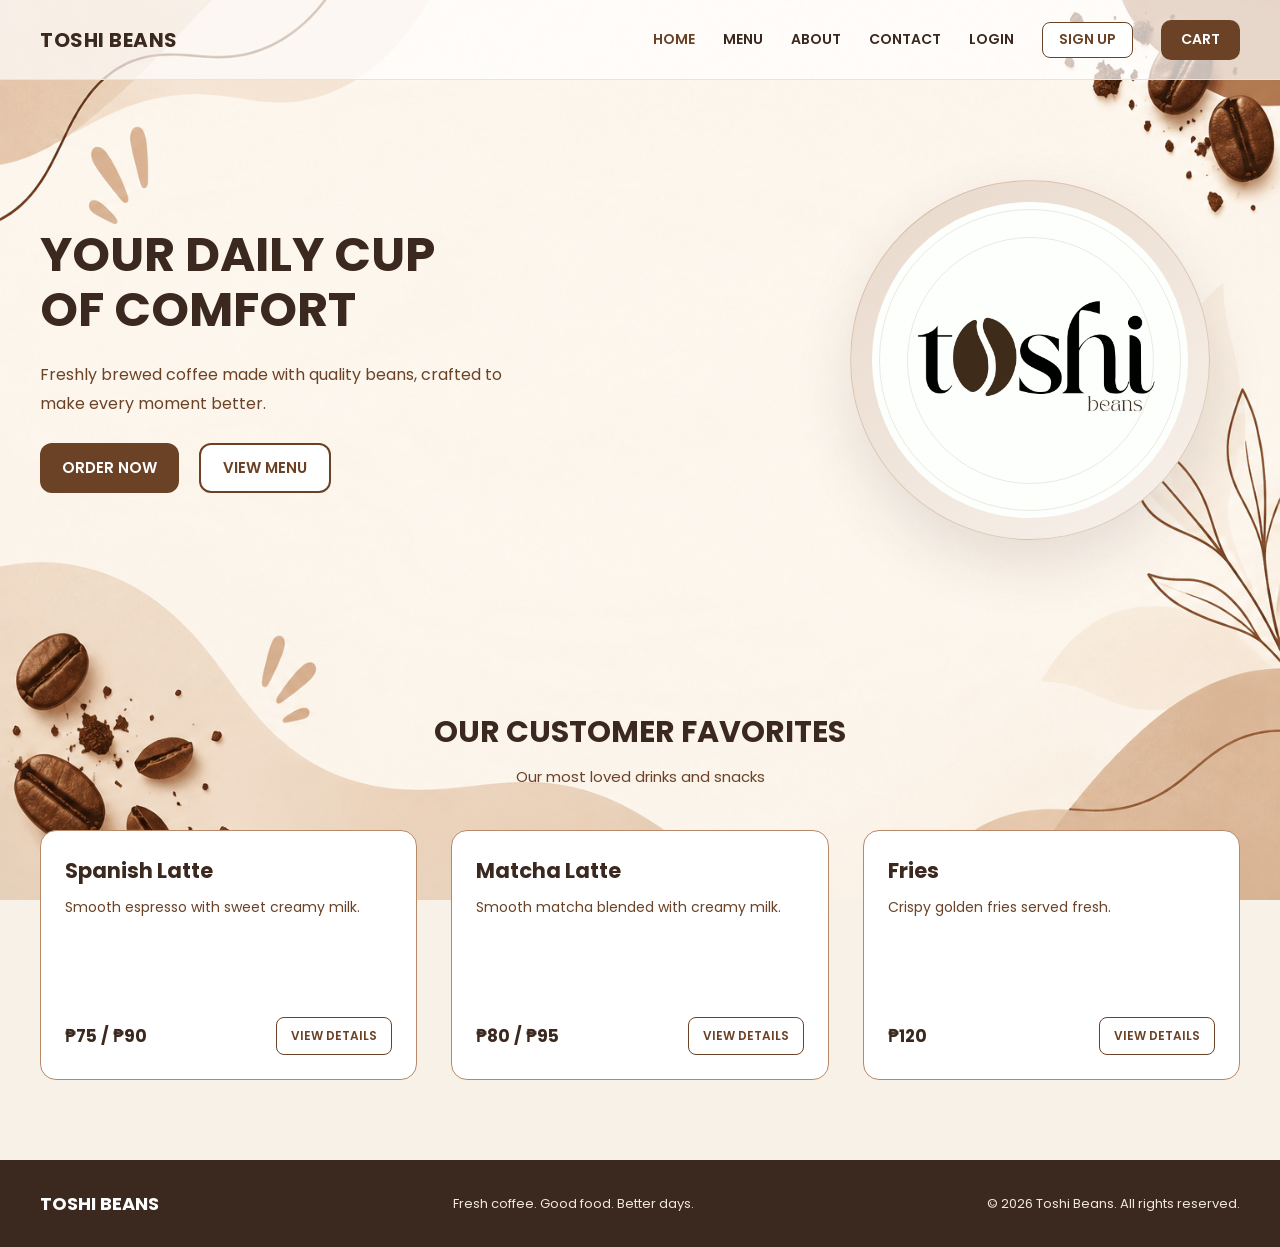
<file: index.html>
<!DOCTYPE html>
<html lang="en">

<head>
    <meta charset="UTF-8">
    <meta name="viewport" content="width=device-width, initial-scale=1.0">

    <title>Toshi Beans | Home</title>

    <link rel="stylesheet" href="css/style.css">
    <link rel="stylesheet" href="css/mobile.css">
</head>

<body class="home-body">

    <!-- HEADER -->
    <header class="site-header">

        <div class="header-container">

            <a href="index.html" class="brand">
                TOSHI BEANS
            </a>

            <nav class="main-nav">

                <a href="index.html" class="nav-link active">
                    HOME
                </a>

                <a href="menu.html" class="nav-link">
                    MENU
                </a>

                <a href="about.html" class="nav-link">
                    ABOUT
                </a>

                <a href="contact.html" class="nav-link">
                    CONTACT
                </a>

                <a href="login.html" class="nav-link">
                    LOGIN
                </a>

                <a href="signup.html" class="signup-btn">
                    SIGN UP
                </a>

                <a href="cart.html" class="order-nav-btn">
                    CART
                </a>

            </nav>

        </div>

    </header>


    <!-- MAIN CONTENT -->
    <main>

        <!-- HERO -->
        <section class="hero">

            <div class="hero-container">

                <!-- LEFT SIDE -->
                <div class="hero-content">

                    <h1>
                        YOUR DAILY CUP<br>
                        OF COMFORT
                    </h1>

                    <p>
                        Freshly brewed coffee made with quality beans,
                        crafted to make every moment better.
                    </p>

                    <div class="hero-buttons">

                        <a href="menu.html" class="primary-btn">
                            ORDER NOW
                        </a>

                        <a href="menu.html" class="secondary-btn">
                            VIEW MENU
                        </a>

                    </div>

                </div>


                <!-- RIGHT SIDE LOGO -->
                <div class="hero-visual">

                    <div class="coffee-circle">

                        <img
                            src="images/logo.jpg"
                            alt="Toshi Beans Logo"
                            class="home-real-logo"
                        >

                    </div>

                </div>

            </div>

        </section>


        <!-- CUSTOMER FAVORITES -->
        <section class="favorites">

            <div class="section-heading">

                <h2>
                    OUR CUSTOMER FAVORITES
                </h2>

                <p>
                    Our most loved drinks and snacks
                </p>

            </div>


            <div class="favorite-grid">


                <!-- SPANISH LATTE -->
                <article class="product-card">

                    <h3>
                        Spanish Latte
                    </h3>

                    <p>
                        Smooth espresso with sweet creamy milk.
                    </p>

                    <div class="product-bottom">

                        <span class="price">
                            ₱75 / ₱90
                        </span>

                        <a
                            href="product.html?product=spanish-latte"
                            class="card-btn"
                        >
                            VIEW DETAILS
                        </a>

                    </div>

                </article>


                <!-- MATCHA LATTE -->
                <article class="product-card">

                    <h3>
                        Matcha Latte
                    </h3>

                    <p>
                        Smooth matcha blended with creamy milk.
                    </p>

                    <div class="product-bottom">

                        <span class="price">
                            ₱80 / ₱95
                        </span>

                        <a
                            href="product.html?product=matcha-latte"
                            class="card-btn"
                        >
                            VIEW DETAILS
                        </a>

                    </div>

                </article>


                <!-- FRIES -->
                <article class="product-card">

                    <h3>
                        Fries
                    </h3>

                    <p>
                        Crispy golden fries served fresh.
                    </p>

                    <div class="product-bottom">

                        <span class="price">
                            ₱120
                        </span>

                        <a
                            href="product.html?product=fries"
                            class="card-btn"
                        >
                            VIEW DETAILS
                        </a>

                    </div>

                </article>

            </div>

        </section>

    </main>


    <!-- FOOTER -->
    <footer class="site-footer">

        <div class="footer-container">

            <div class="footer-brand">
                TOSHI BEANS
            </div>

            <p>
                Fresh coffee. Good food. Better days.
            </p>

            <p class="copyright">
                © 2026 Toshi Beans. All rights reserved.
            </p>

        </div>

    </footer>


    <script src="js/main.js"></script>

</body>

</html>
</file>
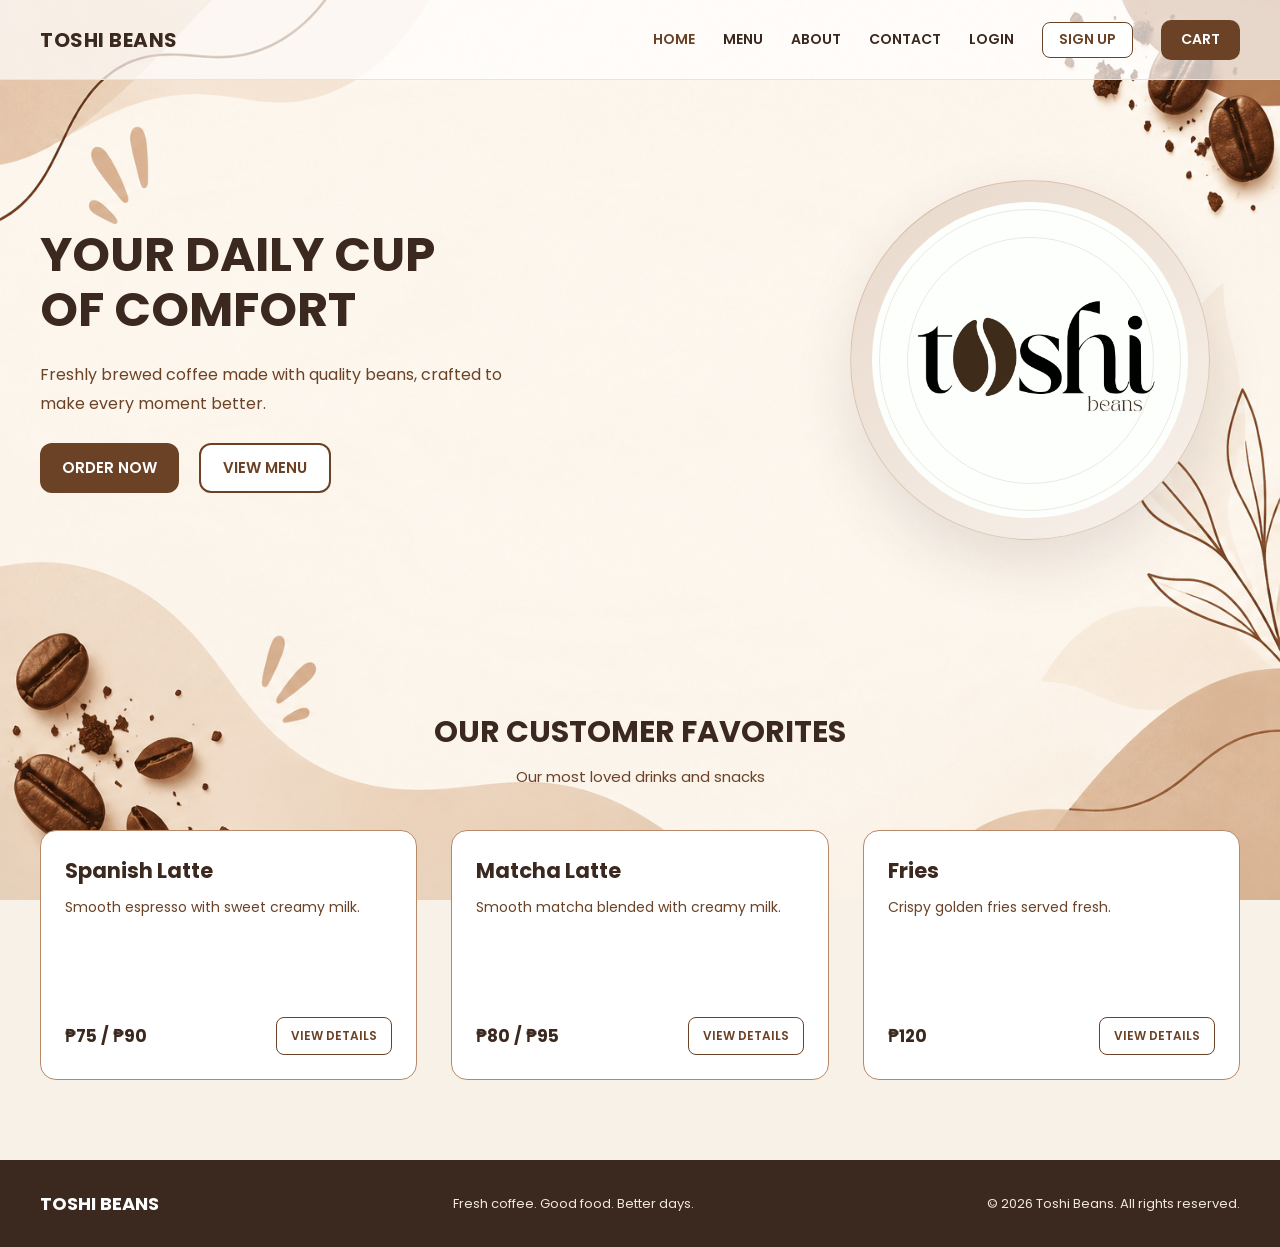
<file: ToshiBeansWebsite/index.html>
<!DOCTYPE html>
<html lang="en">

<head>
    <meta charset="UTF-8">
    <meta name="viewport" content="width=device-width, initial-scale=1.0">

    <title>Toshi Beans | Home</title>

    <link rel="stylesheet" href="css/style.css">
</head>

<body class="home-body">

    <!-- HEADER -->
    <header class="site-header">

        <div class="header-container">

            <a href="index.html" class="brand">
                TOSHI BEANS
            </a>

            <nav class="main-nav">

                <a href="index.html" class="nav-link active">
                    HOME
                </a>

                <a href="menu.html" class="nav-link">
                    MENU
                </a>

                <a href="about.html" class="nav-link">
                    ABOUT
                </a>

                <a href="contact.html" class="nav-link">
                    CONTACT
                </a>

                <a href="login.html" class="nav-link">
                    LOGIN
                </a>

                <a href="signup.html" class="signup-btn">
                    SIGN UP
                </a>

                <a href="cart.html" class="order-nav-btn">
                    CART
                </a>

            </nav>

        </div>

    </header>


    <!-- MAIN CONTENT -->
    <main>

        <!-- HERO -->
        <section class="hero">

            <div class="hero-container">

                <!-- LEFT SIDE -->
                <div class="hero-content">

                    <h1>
                        YOUR DAILY CUP<br>
                        OF COMFORT
                    </h1>

                    <p>
                        Freshly brewed coffee made with quality beans,
                        crafted to make every moment better.
                    </p>

                    <div class="hero-buttons">

                        <a href="menu.html" class="primary-btn">
                            ORDER NOW
                        </a>

                        <a href="menu.html" class="secondary-btn">
                            VIEW MENU
                        </a>

                    </div>

                </div>


                <!-- RIGHT SIDE LOGO -->
                <div class="hero-visual">

                    <div class="coffee-circle">

                        <img
                            src="images/logo.jpg"
                            alt="Toshi Beans Logo"
                            class="home-real-logo"
                        >

                    </div>

                </div>

            </div>

        </section>


        <!-- CUSTOMER FAVORITES -->
        <section class="favorites">

            <div class="section-heading">

                <h2>
                    OUR CUSTOMER FAVORITES
                </h2>

                <p>
                    Our most loved drinks and snacks
                </p>

            </div>


            <div class="favorite-grid">


                <!-- SPANISH LATTE -->
                <article class="product-card">

                    <h3>
                        Spanish Latte
                    </h3>

                    <p>
                        Smooth espresso with sweet creamy milk.
                    </p>

                    <div class="product-bottom">

                        <span class="price">
                            ₱75 / ₱90
                        </span>

                        <a
                            href="product.html?product=spanish-latte"
                            class="card-btn"
                        >
                            VIEW DETAILS
                        </a>

                    </div>

                </article>


                <!-- MATCHA LATTE -->
                <article class="product-card">

                    <h3>
                        Matcha Latte
                    </h3>

                    <p>
                        Smooth matcha blended with creamy milk.
                    </p>

                    <div class="product-bottom">

                        <span class="price">
                            ₱80 / ₱95
                        </span>

                        <a
                            href="product.html?product=matcha-latte"
                            class="card-btn"
                        >
                            VIEW DETAILS
                        </a>

                    </div>

                </article>


                <!-- FRIES -->
                <article class="product-card">

                    <h3>
                        Fries
                    </h3>

                    <p>
                        Crispy golden fries served fresh.
                    </p>

                    <div class="product-bottom">

                        <span class="price">
                            ₱120
                        </span>

                        <a
                            href="product.html?product=fries"
                            class="card-btn"
                        >
                            VIEW DETAILS
                        </a>

                    </div>

                </article>

            </div>

        </section>

    </main>


    <!-- FOOTER -->
    <footer class="site-footer">

        <div class="footer-container">

            <div class="footer-brand">
                TOSHI BEANS
            </div>

            <p>
                Fresh coffee. Good food. Better days.
            </p>

            <p class="copyright">
                © 2026 Toshi Beans. All rights reserved.
            </p>

        </div>

    </footer>


    <script src="js/main.js"></script>

</body>

</html>
</file>
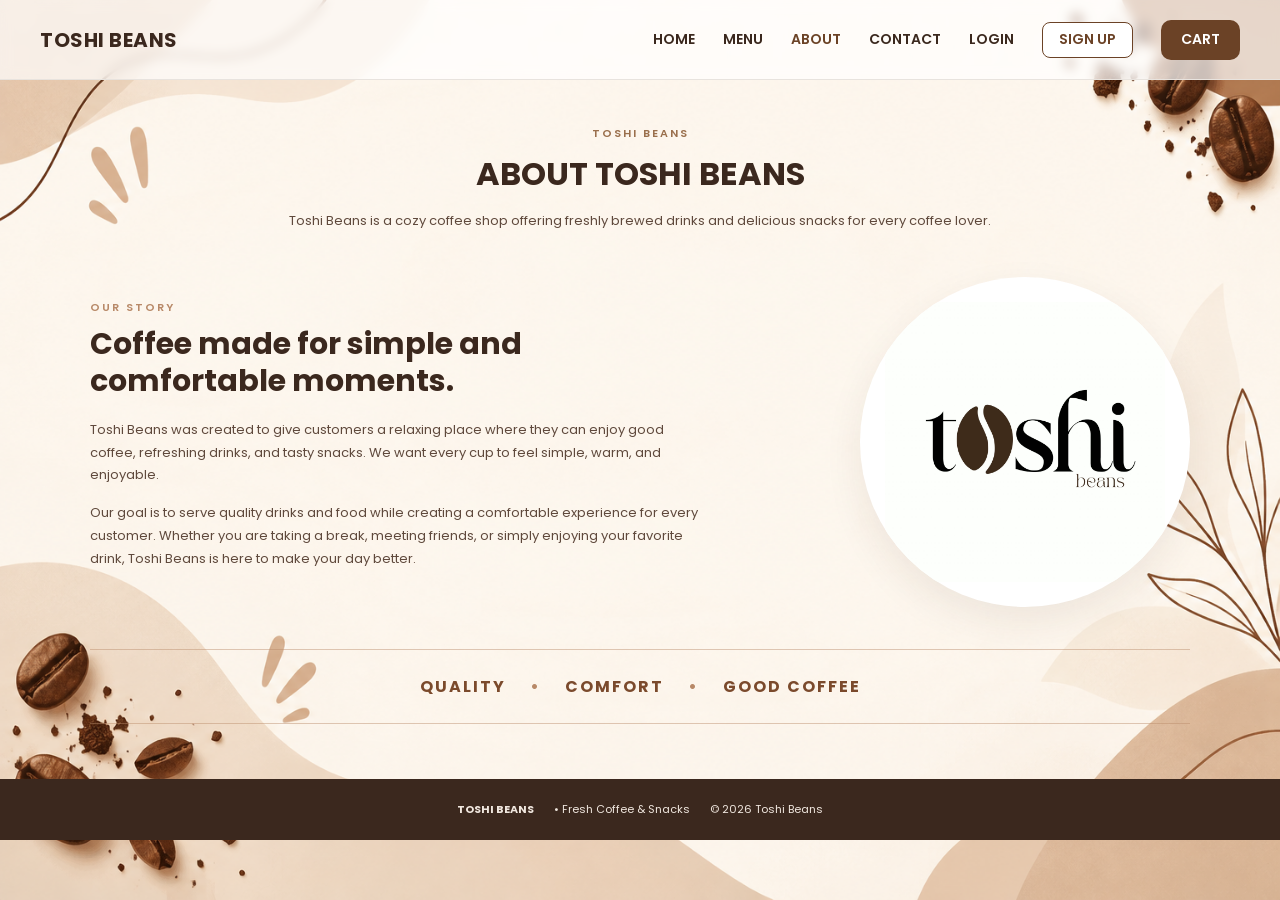
<file: about.html>
<!DOCTYPE html>
<html lang="en">

<head>
    <meta charset="UTF-8">
    <meta name="viewport" content="width=device-width, initial-scale=1.0">

    <title>Toshi Beans | About</title>

    <link rel="stylesheet" href="css/style.css">
    <link rel="stylesheet" href="css/mobile.css">

    <style>

        /* =========================
           ABOUT PAGE
        ========================= */

        body.aboutx-body {
            margin: 0;
            min-height: 100vh;

            background-image: url("images/home.png");
            background-size: 100vw 100vh;
            background-position: center top;
            background-repeat: no-repeat;
            background-attachment: fixed;

            background-color: #F7F1E8;
        }


        /* HEADER */

        .aboutx-body .site-header {
            background: rgba(255, 255, 255, 0.70);
            backdrop-filter: blur(6px);
        }


        /* MAIN */

        .aboutx-main {
            width: min(1100px, calc(100% - 60px));

            margin: 0 auto;

            padding: 45px 0 55px;
        }


        /* TOP HEADING */

        .aboutx-heading {
            max-width: 760px;

            margin: 0 auto 45px;

            text-align: center;
        }

        .aboutx-small-top {
            margin: 0 0 8px;

            font-size: 11px;
            font-weight: 600;

            letter-spacing: 2px;

            color: #9A6F4C;
        }

        .aboutx-heading h1 {
            margin: 0 0 12px;

            font-size: 32px;
            font-weight: 700;

            color: #3B281E;
        }

        .aboutx-heading-text {
            margin: 0;

            font-size: 13px;
            line-height: 1.7;

            color: #5F493C;
        }


        /* STORY + LOGO */

        .aboutx-content {
            display: grid;

            grid-template-columns:
                minmax(0, 1fr)
                330px;

            align-items: center;

            gap: 80px;

            margin-bottom: 42px;
        }


        /* STORY */

        .aboutx-story {
            width: 100%;
        }

        .aboutx-story-label {
            margin: 0 0 10px;

            font-size: 11px;
            font-weight: 600;

            letter-spacing: 2px;

            color: #B88968;
        }

        .aboutx-story h2 {
            max-width: 560px;

            margin: 0 0 18px;

            font-size: 30px;
            line-height: 1.25;

            color: #3B281E;
        }

        .aboutx-story-text {
            max-width: 620px;

            margin: 0 0 15px;

            font-size: 13px;
            line-height: 1.75;

            color: #5F493C;
        }


        /* LOGO */

        .aboutx-logo-wrap {
            width: 330px;
            height: 330px;

            border-radius: 50%;

            overflow: hidden;

            background: #FFFFFF;

            display: flex;
            align-items: center;
            justify-content: center;

            box-shadow:
                0 15px 38px rgba(59, 40, 30, 0.08);
        }

        .aboutx-logo {
            width: 85%;
            height: 85%;

            display: block;

            object-fit: contain;
        }


        /* TAGLINE */

        .aboutx-tagline {
            min-height: 75px;

            border-top:
                1px solid rgba(184, 137, 104, 0.45);

            border-bottom:
                1px solid rgba(184, 137, 104, 0.45);

            display: flex;
            align-items: center;
            justify-content: center;

            gap: 24px;

            text-align: center;

            font-size: 16px;
            font-weight: 700;

            letter-spacing: 2px;

            color: #7B4A2C;
        }

        .aboutx-tagline span {
            color: #B88968;
        }


        /* FOOTER */

        .aboutx-body .site-footer {
            width: 100%;

            margin: 0;

            padding: 22px 0;

            background: #3B281E;
        }

        .aboutx-body .footer-container {
            width: min(1200px, calc(100% - 40px));

            margin: 0 auto;

            display: flex;
            align-items: center;
            justify-content: center;

            gap: 20px;

            text-align: center;
        }

        .aboutx-body .footer-brand,
        .aboutx-body .footer-container p {
            font-size: 11px;

            color: #F0E7DF;
        }


        /* TABLET */

        @media (max-width: 850px) {

            .aboutx-content {
                grid-template-columns: 1fr;

                gap: 40px;
            }

            .aboutx-story {
                text-align: center;
            }

            .aboutx-story h2,
            .aboutx-story-text {
                margin-left: auto;
                margin-right: auto;
            }

            .aboutx-logo-wrap {
                margin: 0 auto;
            }

        }


        /* PHONE */

        @media (max-width: 600px) {

            .aboutx-main {
                width: calc(100% - 30px);

                padding: 35px 0 45px;
            }

            .aboutx-heading h1 {
                font-size: 27px;
            }

            .aboutx-story h2 {
                font-size: 23px;
            }

            .aboutx-logo-wrap {
                width: 240px;
                height: 240px;
            }

            .aboutx-tagline {
                flex-direction: column;

                gap: 5px;

                padding: 20px 10px;

                font-size: 13px;
            }

        }

    </style>
</head>


<body class="aboutx-body">


    <!-- HEADER -->
    <header class="site-header">

        <div class="header-container">

            <a href="index.html" class="brand">
                TOSHI BEANS
            </a>

            <nav class="main-nav">

                <a href="index.html" class="nav-link">
                    HOME
                </a>

                <a href="menu.html" class="nav-link">
                    MENU
                </a>

                <a href="about.html" class="nav-link active">
                    ABOUT
                </a>

                <a href="contact.html" class="nav-link">
                    CONTACT
                </a>

                <a href="login.html" class="nav-link">
                    LOGIN
                </a>

                <a href="signup.html" class="signup-btn">
                    SIGN UP
                </a>

                <a href="cart.html" class="order-nav-btn">
                    CART
                </a>

            </nav>

        </div>

    </header>


    <!-- ABOUT -->
    <main class="aboutx-main">


        <!-- HEADING -->
        <section class="aboutx-heading">

            <p class="aboutx-small-top">
                TOSHI BEANS
            </p>

            <h1>
                ABOUT TOSHI BEANS
            </h1>

            <p class="aboutx-heading-text">
                Toshi Beans is a cozy coffee shop offering freshly brewed
                drinks and delicious snacks for every coffee lover.
            </p>

        </section>


        <!-- STORY + LOGO -->
        <section class="aboutx-content">


            <!-- STORY -->
            <div class="aboutx-story">

                <p class="aboutx-story-label">
                    OUR STORY
                </p>

                <h2>
                    Coffee made for simple and comfortable moments.
                </h2>

                <p class="aboutx-story-text">
                    Toshi Beans was created to give customers a relaxing
                    place where they can enjoy good coffee, refreshing drinks,
                    and tasty snacks. We want every cup to feel simple,
                    warm, and enjoyable.
                </p>

                <p class="aboutx-story-text">
                    Our goal is to serve quality drinks and food while
                    creating a comfortable experience for every customer.
                    Whether you are taking a break, meeting friends, or
                    simply enjoying your favorite drink, Toshi Beans is
                    here to make your day better.
                </p>

            </div>


            <!-- LOGO -->
            <div class="aboutx-logo-wrap">

                <img
                    src="images/logo.jpg"
                    alt="Toshi Beans Logo"
                    class="aboutx-logo"
                >

            </div>

        </section>


        <!-- TAGLINE -->
        <section class="aboutx-tagline">

            QUALITY

            <span>•</span>

            COMFORT

            <span>•</span>

            GOOD COFFEE

        </section>

    </main>


    <!-- FOOTER -->
    <footer class="site-footer">

        <div class="footer-container">

            <div class="footer-brand">
                TOSHI BEANS
            </div>

            <p>
                • Fresh Coffee & Snacks
            </p>

            <p class="copyright">
                © 2026 Toshi Beans
            </p>

        </div>

    </footer>


    <script src="js/main.js"></script>

</body>

</html>
</file>
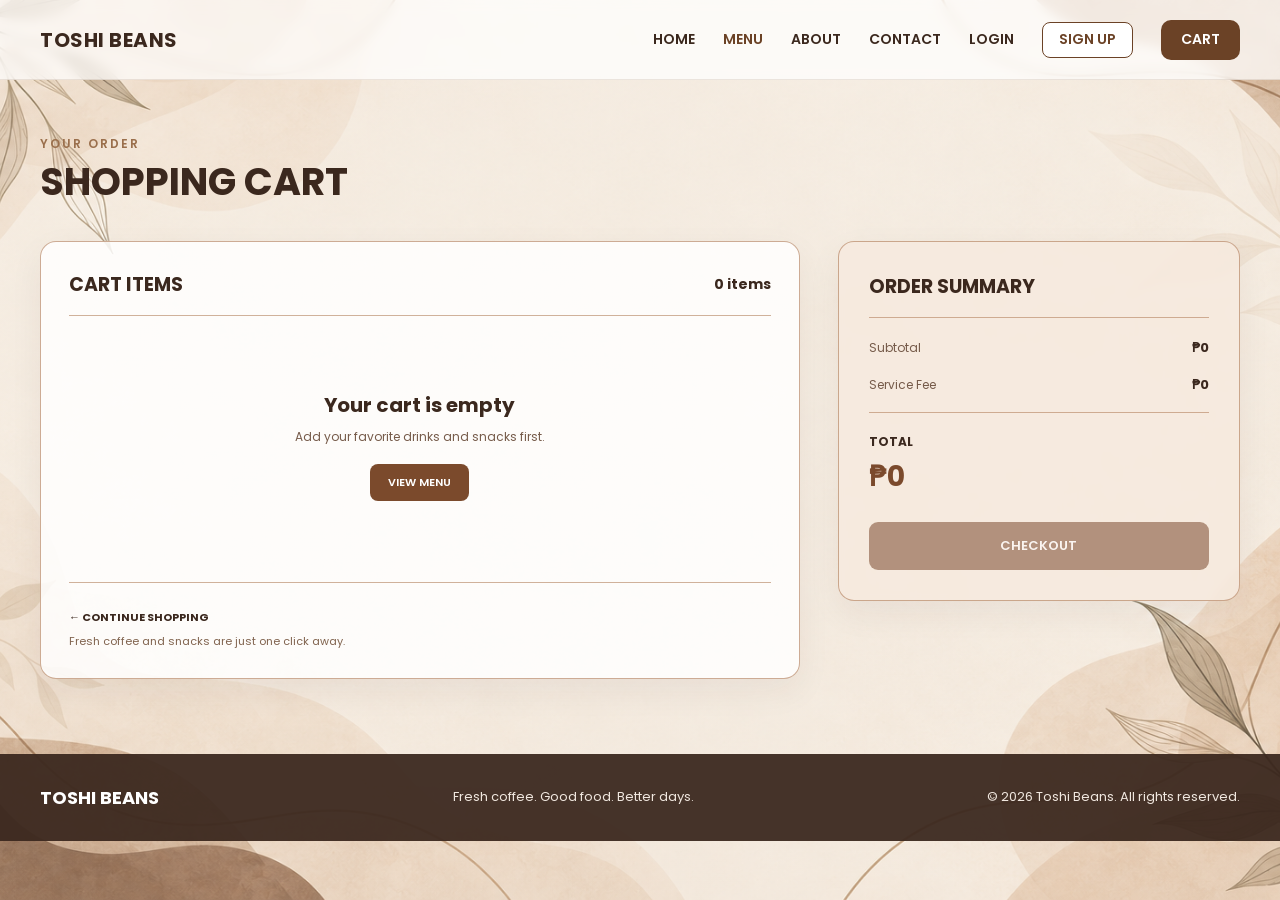
<file: cart.html>
<!DOCTYPE html>
<html lang="en">

<head>
    <meta charset="UTF-8">
    <meta name="viewport" content="width=device-width, initial-scale=1.0">

    <title>Toshi Beans | Cart</title>

    <link rel="stylesheet" href="css/style.css">
    <link rel="stylesheet" href="css/mobile.css">

    <style>

        /* =========================
           CART PAGE BACKGROUND
        ========================= */

        body {
            margin: 0;
            min-height: 100vh;

            font-family: "Poppins", sans-serif;

            color: #3B281E;

            background-image:
                linear-gradient(
                    rgba(247, 241, 232, 0.20),
                    rgba(247, 241, 232, 0.20)
                ),
                url("images/cart.png");

            background-size: cover;
            background-position: center top;
            background-repeat: no-repeat;
            background-attachment: fixed;

            background-color: #F7F1E8;
        }


        /* =========================
           HEADER
        ========================= */

        .site-header {
            background: rgba(255, 255, 255, 0.72);

            backdrop-filter: blur(6px);

            border-bottom:
                1px solid rgba(107, 66, 38, 0.12);
        }


        /* =========================
           CART PAGE
        ========================= */

        .cart-page {
            width: min(1200px, calc(100% - 60px));

            min-height: 650px;

            margin: 0 auto;

            padding: 55px 0 75px;
        }


        /* =========================
           TITLE
        ========================= */

        .cart-heading-small {
            margin: 0 0 8px;

            font-size: 12px;
            font-weight: 600;

            letter-spacing: 2px;

            color: #9A6F4C;
        }

        .cart-title {
            margin: 0 0 38px;

            font-size: 38px;
            line-height: 1.1;

            font-weight: 700;

            color: #3B281E;
        }


        /* =========================
           MAIN LAYOUT
        ========================= */

        .cart-layout {
            display: grid;

            grid-template-columns:
                minmax(0, 1.7fr)
                minmax(300px, 0.9fr);

            gap: 38px;

            align-items: start;
        }


        /* =========================
           CART CARDS
        ========================= */

        .cart-card,
        .summary-card {
            border:
                1px solid rgba(184, 137, 104, 0.70);

            border-radius: 16px;

            box-shadow:
                0 12px 35px rgba(59, 40, 30, 0.06);
        }


        /* LEFT CART */

        .cart-card {
            min-height: 410px;

            padding: 28px;

            background:
                rgba(255, 255, 255, 0.84);
        }


        /* RIGHT SUMMARY */

        .summary-card {
            padding: 30px;

            background:
                rgba(246, 234, 223, 0.88);

            backdrop-filter: blur(3px);
        }


        /* =========================
           CARD HEADERS
        ========================= */

        .cart-card-header {
            display: flex;

            align-items: center;
            justify-content: space-between;

            gap: 20px;
        }

        .cart-card-header h2,
        .summary-card h2 {
            margin: 0;

            font-size: 19px;
            font-weight: 700;

            color: #3B281E;
        }

        .item-count {
            font-size: 14px;
            font-weight: 700;

            color: #3B281E;
        }

        .divider {
            width: 100%;
            height: 1px;

            margin: 16px 0 20px;

            background:
                rgba(184, 137, 104, 0.65);
        }


        /* =========================
           CART ITEMS
        ========================= */

        .cart-list {
            min-height: 230px;

            display: flex;
            flex-direction: column;

            gap: 18px;
        }

        .cart-item {
            display: grid;

            grid-template-columns:
                minmax(0, 1fr)
                90px
                85px;

            align-items: center;

            gap: 20px;

            padding-bottom: 12px;
        }

        .cart-item-name {
            margin: 0 0 3px;

            font-size: 15px;
            font-weight: 700;

            color: #3B281E;

            text-transform: uppercase;
        }

        .cart-item-meta {
            margin: 0;

            font-size: 11px;
            font-weight: 500;

            color: #805D43;
        }

        .cart-item-price {
            text-align: right;

            font-size: 14px;
            font-weight: 700;

            color: #7B4A2C;
        }


        /* =========================
           REMOVE
        ========================= */

        .remove-btn {
            min-height: 34px;

            border:
                1px solid #B88968;

            border-radius: 7px;

            background:
                rgba(255, 255, 255, 0.80);

            color: #7B4A2C;

            font-size: 10px;
            font-weight: 700;

            cursor: pointer;

            transition: 0.2s ease;
        }

        .remove-btn:hover {
            background: #7B4A2C;

            color: #FFFFFF;
        }


        /* =========================
           CONTINUE SHOPPING
        ========================= */

        .continue-shopping {
            display: inline-block;

            margin-top: 3px;

            text-decoration: none;

            color: #3B281E;

            font-size: 11px;
            font-weight: 700;
        }

        .continue-shopping:hover {
            color: #7B4A2C;
        }

        .continue-note {
            margin: 5px 0 0;

            font-size: 11px;

            color: #80634E;
        }


        /* =========================
           ORDER SUMMARY
        ========================= */

        .summary-row {
            display: flex;

            align-items: center;
            justify-content: space-between;

            gap: 20px;

            margin-bottom: 17px;

            font-size: 12px;

            color: #765B4A;
        }

        .summary-row strong {
            font-size: 13px;

            color: #3B281E;
        }

        .summary-total {
            display: flex;

            flex-direction: column;

            gap: 5px;

            margin-bottom: 24px;
        }

        .summary-total span {
            font-size: 12px;
            font-weight: 700;

            color: #3B281E;
        }

        .summary-total strong {
            font-size: 28px;
            font-weight: 700;

            color: #7B4A2C;
        }


        /* =========================
           CHECKOUT
        ========================= */

        .checkout-btn {
            width: 100%;
            height: 48px;

            border: none;

            border-radius: 9px;

            background: #7B4A2C;

            color: #FFFFFF;

            font-size: 13px;
            font-weight: 600;

            cursor: pointer;

            transition: 0.2s ease;
        }

        .checkout-btn:hover {
            background: #5E351F;

            transform: translateY(-1px);
        }

        .checkout-btn:disabled {
            opacity: 0.55;

            cursor: not-allowed;

            transform: none;
        }


        /* =========================
           EMPTY CART
        ========================= */

        .empty-cart {
            min-height: 220px;

            display: flex;
            flex-direction: column;

            align-items: center;
            justify-content: center;

            text-align: center;
        }

        .empty-cart h3 {
            margin: 0 0 8px;

            font-size: 20px;

            color: #3B281E;
        }

        .empty-cart p {
            margin: 0;

            font-size: 12px;

            color: #765B4A;
        }

        .empty-cart a {
            margin-top: 18px;

            padding: 10px 18px;

            border-radius: 8px;

            background: #7B4A2C;

            color: #FFFFFF;

            text-decoration: none;

            font-size: 11px;
            font-weight: 600;
        }


        /* =========================
           FOOTER
        ========================= */

        .site-footer {
            background:
                rgba(59, 40, 30, 0.94);
        }


        /* =========================
           RESPONSIVE
        ========================= */

        @media (max-width: 900px) {

            .cart-layout {
                grid-template-columns: 1fr;
            }

        }


        @media (max-width: 600px) {

            .cart-page {
                width: calc(100% - 30px);

                padding: 40px 0 55px;
            }

            .cart-title {
                font-size: 30px;
            }

            .cart-card,
            .summary-card {
                padding: 20px;
            }

            .cart-item {
                grid-template-columns:
                    1fr auto;

                gap: 10px;
            }

            .cart-item-price {
                text-align: right;
            }

            .remove-btn {
                grid-column: 1 / 3;

                width: 100%;
            }

        }

    </style>
</head>


<body>

    <!-- HEADER -->
    <header class="site-header">

        <div class="header-container">

            <a href="index.html" class="brand">
                TOSHI BEANS
            </a>

            <nav class="main-nav">

                <a href="index.html" class="nav-link">
                    HOME
                </a>

                <a href="menu.html" class="nav-link active">
                    MENU
                </a>

                <a href="about.html" class="nav-link">
                    ABOUT
                </a>

                <a href="contact.html" class="nav-link">
                    CONTACT
                </a>

                <a href="login.html" class="nav-link">
                    LOGIN
                </a>

                <a href="signup.html" class="signup-btn">
                    SIGN UP
                </a>

                <a href="cart.html" class="order-nav-btn">
                    CART
                </a>

            </nav>

        </div>

    </header>


    <!-- CART -->
    <main class="cart-page">

        <p class="cart-heading-small">
            YOUR ORDER
        </p>

        <h1 class="cart-title">
            SHOPPING CART
        </h1>


        <section class="cart-layout">


            <!-- LEFT -->
            <div class="cart-card">

                <div class="cart-card-header">

                    <h2>
                        CART ITEMS
                    </h2>

                    <span
                        class="item-count"
                        id="itemCount"
                    >
                        0 items
                    </span>

                </div>


                <div class="divider"></div>


                <div
                    class="cart-list"
                    id="cartList"
                >
                </div>


                <div class="divider"></div>


                <a
                    href="menu.html"
                    class="continue-shopping"
                >
                    ← CONTINUE SHOPPING
                </a>

                <p class="continue-note">
                    Fresh coffee and snacks are just one click away.
                </p>

            </div>


            <!-- RIGHT -->
            <aside class="summary-card">

                <h2>
                    ORDER SUMMARY
                </h2>


                <div class="divider"></div>


                <div class="summary-row">

                    <span>
                        Subtotal
                    </span>

                    <strong id="subtotalAmount">
                        ₱0
                    </strong>

                </div>


                <div class="summary-row">

                    <span>
                        Service Fee
                    </span>

                    <strong id="serviceFeeAmount">
                        ₱0
                    </strong>

                </div>


                <div class="divider"></div>


                <div class="summary-total">

                    <span>
                        TOTAL
                    </span>

                    <strong id="totalAmount">
                        ₱0
                    </strong>

                </div>


                <button
                    type="button"
                    class="checkout-btn"
                    id="checkoutButton"
                >
                    CHECKOUT
                </button>

            </aside>

        </section>

    </main>


    <!-- FOOTER -->
    <footer class="site-footer">

        <div class="footer-container">

            <div class="footer-brand">
                TOSHI BEANS
            </div>

            <p>
                Fresh coffee. Good food. Better days.
            </p>

            <p class="copyright">
                © 2026 Toshi Beans. All rights reserved.
            </p>

        </div>

    </footer>


    <script>

        const CART_KEY = "toshiBeansCart";


        function getCart() {

            return JSON.parse(
                localStorage.getItem(CART_KEY)
            ) || [];

        }


        function saveCart(cart) {

            localStorage.setItem(
                CART_KEY,
                JSON.stringify(cart)
            );

        }


        function peso(value) {

            return "₱" +
                Number(value).toLocaleString("en-PH");

        }


        function removeItem(index) {

            const cart = getCart();

            cart.splice(index, 1);

            saveCart(cart);

            renderCart();

        }


        function renderCart() {

            const cart =
                getCart();


            const cartList =
                document.getElementById("cartList");

            const itemCount =
                document.getElementById("itemCount");

            const subtotalAmount =
                document.getElementById("subtotalAmount");

            const serviceFeeAmount =
                document.getElementById("serviceFeeAmount");

            const totalAmount =
                document.getElementById("totalAmount");

            const checkoutButton =
                document.getElementById("checkoutButton");


            cartList.innerHTML = "";


            if (cart.length === 0) {

                itemCount.textContent =
                    "0 items";

                subtotalAmount.textContent =
                    "₱0";

                serviceFeeAmount.textContent =
                    "₱0";

                totalAmount.textContent =
                    "₱0";

                checkoutButton.disabled =
                    true;


                cartList.innerHTML = `

                    <div class="empty-cart">

                        <h3>
                            Your cart is empty
                        </h3>

                        <p>
                            Add your favorite drinks and snacks first.
                        </p>

                        <a href="menu.html">
                            VIEW MENU
                        </a>

                    </div>

                `;


                return;

            }


            let subtotal = 0;
            let totalItems = 0;


            cart.forEach((item, index) => {

                const quantity =
                    Number(item.quantity);

                const price =
                    Number(item.price);

                const itemTotal =
                    price * quantity;


                subtotal +=
                    itemTotal;

                totalItems +=
                    quantity;


                const row =
                    document.createElement("div");


                row.className =
                    "cart-item";


                const itemType =
                    item.size === "1 serving"
                    ? quantity +
                      (quantity === 1
                        ? " serving"
                        : " servings")
                    : item.size +
                      " • " +
                      quantity +
                      (quantity === 1
                        ? " cup"
                        : " cups");


                row.innerHTML = `

                    <div>

                        <h3 class="cart-item-name">
                            ${item.name}
                        </h3>

                        <p class="cart-item-meta">
                            ${itemType}
                        </p>

                    </div>


                    <div class="cart-item-price">
                        ${peso(itemTotal)}
                    </div>


                    <button
                        type="button"
                        class="remove-btn"
                        onclick="removeItem(${index})"
                    >
                        REMOVE
                    </button>

                `;


                cartList.appendChild(row);

            });


            itemCount.textContent =
                totalItems +
                (totalItems === 1
                    ? " item"
                    : " items");


            subtotalAmount.textContent =
                peso(subtotal);


            /* Reference design uses ₱0 */
            const serviceFee = 0;


            serviceFeeAmount.textContent =
                peso(serviceFee);


            totalAmount.textContent =
                peso(
                    subtotal + serviceFee
                );


            checkoutButton.disabled =
                false;

        }


        document
            .getElementById("checkoutButton")
            .addEventListener(
                "click",
                function () {

                    const cart =
                        getCart();


                    if (cart.length === 0) {
                        return;
                    }


                    /* Remember that Login came from checkout */
                    localStorage.setItem(
                        "toshiBeansCheckout",
                        "true"
                    );


                    window.location.href =
                        "login.html";

                }
            );


        renderCart();

    </script>


    <script src="js/main.js"></script>

</body>

</html>
</file>
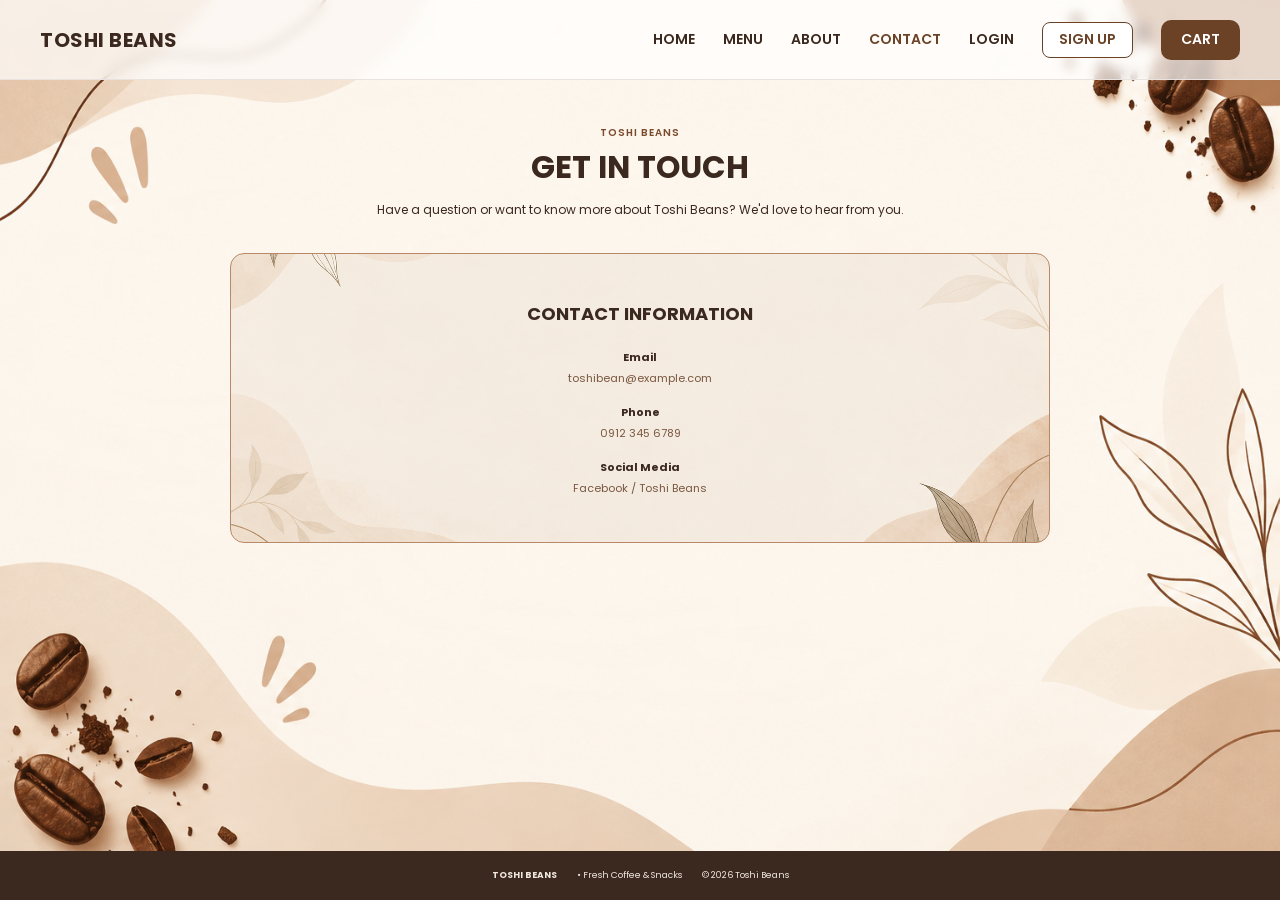
<file: contact.html>
<!DOCTYPE html>
<html lang="en">

<head>
    <meta charset="UTF-8">
    <meta name="viewport" content="width=device-width, initial-scale=1.0">

    <title>Toshi Beans | Contact</title>

    <link rel="stylesheet" href="css/style.css">
    <link rel="stylesheet" href="css/mobile.css">

    <style>

        /* =========================
           CONTACT PAGE ONLY
        ========================= */

        body.contactx-body {
            margin: 0;
            min-height: 100vh;

            display: flex;
            flex-direction: column;

            background-image: url("images/home.png");
            background-size: 100vw 100vh;
            background-position: center top;
            background-repeat: no-repeat;
            background-attachment: fixed;

            background-color: #F7F1E8;
        }


        /* HEADER */

        .contactx-body .site-header {
            background: rgba(255, 255, 255, 0.70);
            backdrop-filter: blur(6px);
        }


        /* MAIN */

        .contactx-main {
            flex: 1;

            width: min(1100px, calc(100% - 60px));

            margin: 0 auto;

            padding: 45px 0 55px;
        }


        /* HEADING */

        .contactx-heading {
            max-width: 760px;

            margin: 0 auto 34px;

            text-align: center;
        }

        .contactx-brand-label {
            margin: 0 0 8px;

            font-size: 10px;
            font-weight: 600;

            letter-spacing: 1px;

            color: #7B4A2C;
        }

        .contactx-heading h1 {
            margin: 0 0 14px;

            font-size: 31px;
            line-height: 1.2;

            font-weight: 700;

            color: #3B281E;
        }

        .contactx-heading-text {
            margin: 0;

            font-size: 12px;
            line-height: 1.6;

            color: #3B281E;
        }


        /* CONTACT CARD */

        .contactx-card {
            width: min(820px, 100%);
            min-height: 290px;

            margin: 0 auto;

            padding: 38px 40px;

            border: 1px solid #B88968;
            border-radius: 14px;

            background-image:
                linear-gradient(
                    rgba(255,255,255,0.08),
                    rgba(255,255,255,0.08)
                ),
                url("images/cart.png");

            background-size: cover;
            background-position: center;
            background-repeat: no-repeat;

            display: flex;
            flex-direction: column;

            align-items: center;
            justify-content: center;

            text-align: center;
        }


        /* CARD TITLE */

        .contactx-card h2 {
            margin: 0 0 22px;

            font-size: 18px;
            font-weight: 700;

            color: #3B281E;
        }


        /* INFO */

        .contactx-info {
            margin-bottom: 17px;
        }

        .contactx-info:last-child {
            margin-bottom: 0;
        }

        .contactx-info h3 {
            margin: 0 0 4px;

            font-size: 11px;
            font-weight: 700;

            color: #3B281E;
        }

        .contactx-info p {
            margin: 0;

            font-size: 11px;

            color: #7A5841;
        }


        /* FOOTER */

        .contactx-body .site-footer {
            width: 100%;

            margin: 0;
            padding: 18px 0;

            background: #3B281E;

            color: #FFFFFF;
        }

        .contactx-body .footer-container {
            width: min(1100px, calc(100% - 40px));

            margin: 0 auto;

            display: flex;
            align-items: center;
            justify-content: center;

            gap: 20px;

            text-align: center;
        }

        .contactx-body .footer-brand,
        .contactx-body .footer-container p {
            font-size: 9px;

            color: #F0E7DF;
        }

        .contactx-body .copyright {
            text-align: center;
        }


        /* RESPONSIVE */

        @media (max-width: 700px) {

            .contactx-main {
                width: calc(100% - 30px);

                padding: 35px 0 45px;
            }

            .contactx-heading h1 {
                font-size: 27px;
            }

            .contactx-card {
                min-height: 270px;

                padding: 30px 20px;
            }

            .contactx-body .footer-container {
                flex-direction: column;

                gap: 3px;
            }

        }

    </style>
</head>


<body class="contactx-body">


    <!-- HEADER -->
    <header class="site-header">

        <div class="header-container">

            <a href="index.html" class="brand">
                TOSHI BEANS
            </a>

            <nav class="main-nav">

                <a href="index.html" class="nav-link">
                    HOME
                </a>

                <a href="menu.html" class="nav-link">
                    MENU
                </a>

                <a href="about.html" class="nav-link">
                    ABOUT
                </a>

                <a href="contact.html" class="nav-link active">
                    CONTACT
                </a>

                <a href="login.html" class="nav-link">
                    LOGIN
                </a>

                <a href="signup.html" class="signup-btn">
                    SIGN UP
                </a>

                <a href="cart.html" class="order-nav-btn">
                    CART
                </a>

            </nav>

        </div>

    </header>


    <!-- CONTACT -->
    <main class="contactx-main">

        <section class="contactx-heading">

            <p class="contactx-brand-label">
                TOSHI BEANS
            </p>

            <h1>
                GET IN TOUCH
            </h1>

            <p class="contactx-heading-text">
                Have a question or want to know more about Toshi Beans?
                We'd love to hear from you.
            </p>

        </section>


        <section class="contactx-card">

            <h2>
                CONTACT INFORMATION
            </h2>


            <div class="contactx-info">

                <h3>
                    Email
                </h3>

                <p>
                    toshibean@example.com
                </p>

            </div>


            <div class="contactx-info">

                <h3>
                    Phone
                </h3>

                <p>
                    0912 345 6789
                </p>

            </div>


            <div class="contactx-info">

                <h3>
                    Social Media
                </h3>

                <p>
                    Facebook / Toshi Beans
                </p>

            </div>

        </section>

    </main>


    <!-- FOOTER -->
    <footer class="site-footer">

        <div class="footer-container">

            <div class="footer-brand">
                TOSHI BEANS
            </div>

            <p>
                • Fresh Coffee & Snacks
            </p>

            <p class="copyright">
                © 2026 Toshi Beans
            </p>

        </div>

    </footer>


    <script src="js/main.js"></script>

</body>

</html>
</file>
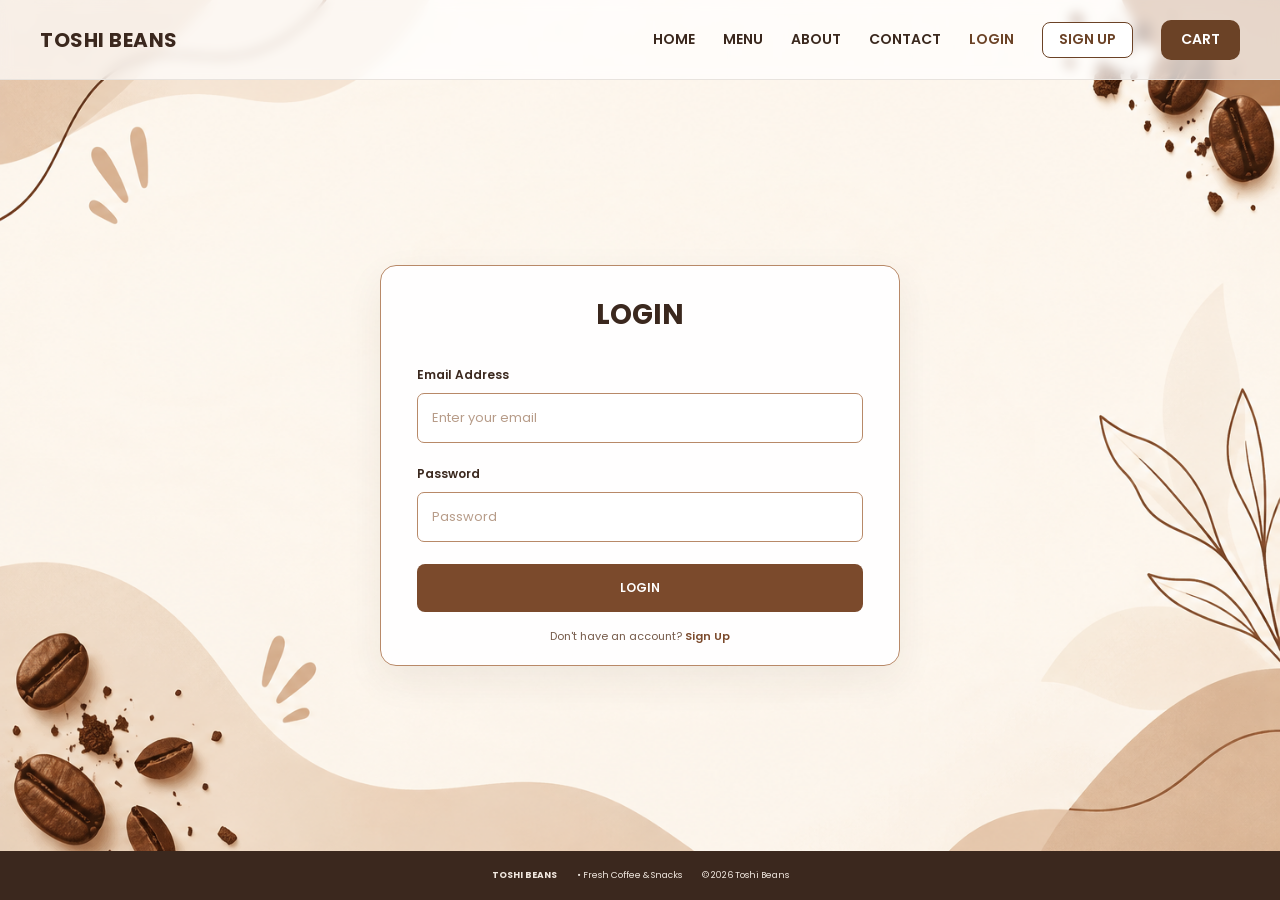
<file: login.html>
<!DOCTYPE html>
<html lang="en">

<head>
    <meta charset="UTF-8">
    <meta name="viewport" content="width=device-width, initial-scale=1.0">

    <title>Toshi Beans | Login</title>

    <link rel="stylesheet" href="css/style.css">
    <link rel="stylesheet" href="css/mobile.css">

    <style>

        /* =========================
           LOGIN PAGE
        ========================= */

        body.loginx-body {
            min-height: 100vh;

            display: flex;
            flex-direction: column;

            background-image: url("images/home.png");
            background-size: 100vw 100vh;
            background-position: center top;
            background-repeat: no-repeat;
            background-attachment: fixed;

            background-color: #F7F1E8;
        }


        /* HEADER */

        .loginx-body .site-header {
            background: rgba(255, 255, 255, 0.70);
            backdrop-filter: blur(6px);
        }


        /* MAIN */

        .loginx-main {
            flex: 1;

            display: flex;
            align-items: center;
            justify-content: center;

            padding: 55px 20px;
        }


        /* LOGIN CARD */

        .loginx-card {
            width: 520px;
            max-width: 100%;

            padding: 28px 36px 20px;

            background: rgba(255, 255, 255, 0.93);

            border: 1px solid #B88968;
            border-radius: 16px;

            box-shadow:
                0 14px 38px rgba(59, 40, 30, 0.07);
        }


        /* TITLE */

        .loginx-card h1 {
            margin: 0 0 30px;

            text-align: center;

            font-size: 28px;
            font-weight: 700;

            color: #3B281E;
        }


        /* FORM */

        .loginx-form {
            display: flex;
            flex-direction: column;

            gap: 22px;
        }

        .loginx-group {
            display: flex;
            flex-direction: column;

            gap: 9px;
        }

        .loginx-group label {
            font-size: 12px;
            font-weight: 600;

            color: #3B281E;
        }

        .loginx-group input {
            width: 100%;
            height: 50px;

            padding: 0 14px;

            border: 1px solid #B88968;
            border-radius: 7px;

            background: #FFFFFF;

            color: #3B281E;

            font-size: 13px;

            outline: none;
        }

        .loginx-group input::placeholder {
            color: #B79C89;
        }

        .loginx-group input:focus {
            border-color: #6B4226;

            box-shadow:
                0 0 0 3px rgba(107, 66, 38, 0.08);
        }


        /* LOGIN BUTTON */

        .loginx-button {
            width: 100%;
            height: 48px;

            border: none;
            border-radius: 8px;

            background: #7B4A2C;

            color: #FFFFFF;

            font-size: 12px;
            font-weight: 600;

            cursor: pointer;

            transition: 0.2s ease;
        }

        .loginx-button:hover {
            background: #5E351F;
        }


        /* SIGN UP TEXT */

        .loginx-switch {
            margin: 16px 0 0;

            text-align: center;

            font-size: 11px;

            color: #765B4A;
        }

        .loginx-switch a {
            color: #7B4A2C;

            font-weight: 600;
        }

        .loginx-switch a:hover {
            text-decoration: underline;
        }


        /* FOOTER */

        .loginx-body .site-footer {
            width: 100%;

            margin: 0;
            padding: 18px 0;

            background: #3B281E;
        }

        .loginx-body .footer-container {
            width: min(1100px, calc(100% - 40px));

            margin: 0 auto;

            display: flex;
            align-items: center;
            justify-content: center;

            gap: 20px;

            text-align: center;
        }

        .loginx-body .footer-brand,
        .loginx-body .footer-container p {
            font-size: 9px;

            color: #F0E7DF;
        }


        /* PHONE */

        @media (max-width: 600px) {

            .loginx-main {
                padding: 35px 15px;
            }

            .loginx-card {
                padding: 26px 20px 20px;
            }

            .loginx-card h1 {
                font-size: 25px;
            }

        }

    </style>
</head>


<body class="loginx-body">


    <!-- HEADER -->
    <header class="site-header">

        <div class="header-container">

            <a href="index.html" class="brand">
                TOSHI BEANS
            </a>

            <nav class="main-nav">

                <a href="index.html" class="nav-link">
                    HOME
                </a>

                <a href="menu.html" class="nav-link">
                    MENU
                </a>

                <a href="about.html" class="nav-link">
                    ABOUT
                </a>

                <a href="contact.html" class="nav-link">
                    CONTACT
                </a>

                <a href="login.html" class="nav-link active">
                    LOGIN
                </a>

                <a href="signup.html" class="signup-btn">
                    SIGN UP
                </a>

                <a href="cart.html" class="order-nav-btn">
                    CART
                </a>

            </nav>

        </div>

    </header>


    <!-- LOGIN -->
    <main class="loginx-main">

        <section class="loginx-card">

            <h1>
                LOGIN
            </h1>


            <form
                class="loginx-form"
                id="loginForm"
            >

                <div class="loginx-group">

                    <label for="loginEmail">
                        Email Address
                    </label>

                    <input
                        type="email"
                        id="loginEmail"
                        placeholder="Enter your email"
                        required
                    >

                </div>


                <div class="loginx-group">

                    <label for="loginPassword">
                        Password
                    </label>

                    <input
                        type="password"
                        id="loginPassword"
                        placeholder="Password"
                        required
                    >

                </div>


                <button
                    type="submit"
                    class="loginx-button"
                >
                    LOGIN
                </button>

            </form>


            <p class="loginx-switch">

                Don't have an account?

                <a href="signup.html">
                    Sign Up
                </a>

            </p>

        </section>

    </main>


    <!-- FOOTER -->
    <footer class="site-footer">

        <div class="footer-container">

            <div class="footer-brand">
                TOSHI BEANS
            </div>

            <p>
                • Fresh Coffee & Snacks
            </p>

            <p class="copyright">
                © 2026 Toshi Beans
            </p>

        </div>

    </footer>


    <script>

        const loginForm =
            document.getElementById("loginForm");


        loginForm.addEventListener(
            "submit",
            function (event) {

                event.preventDefault();


                const email =
                    document
                        .getElementById("loginEmail")
                        .value
                        .trim();


                const password =
                    document
                        .getElementById("loginPassword")
                        .value
                        .trim();


                if (
                    email === "" ||
                    password === ""
                ) {

                    alert(
                        "Please enter your email and password."
                    );

                    return;

                }


                localStorage.setItem(
                    "toshiBeansLoggedIn",
                    "true"
                );


                localStorage.setItem(
                    "toshiBeansUserEmail",
                    email
                );


                const checkout =
                    localStorage.getItem(
                        "toshiBeansCheckout"
                    );


                if (checkout === "true") {

                    localStorage.removeItem(
                        "toshiBeansCheckout"
                    );


                    window.location.href =
                        "order-confirmed.html";

                }

                else {

                    window.location.href =
                        "index.html";

                }

            }
        );

    </script>


    <script src="js/main.js"></script>

</body>

</html>
</file>
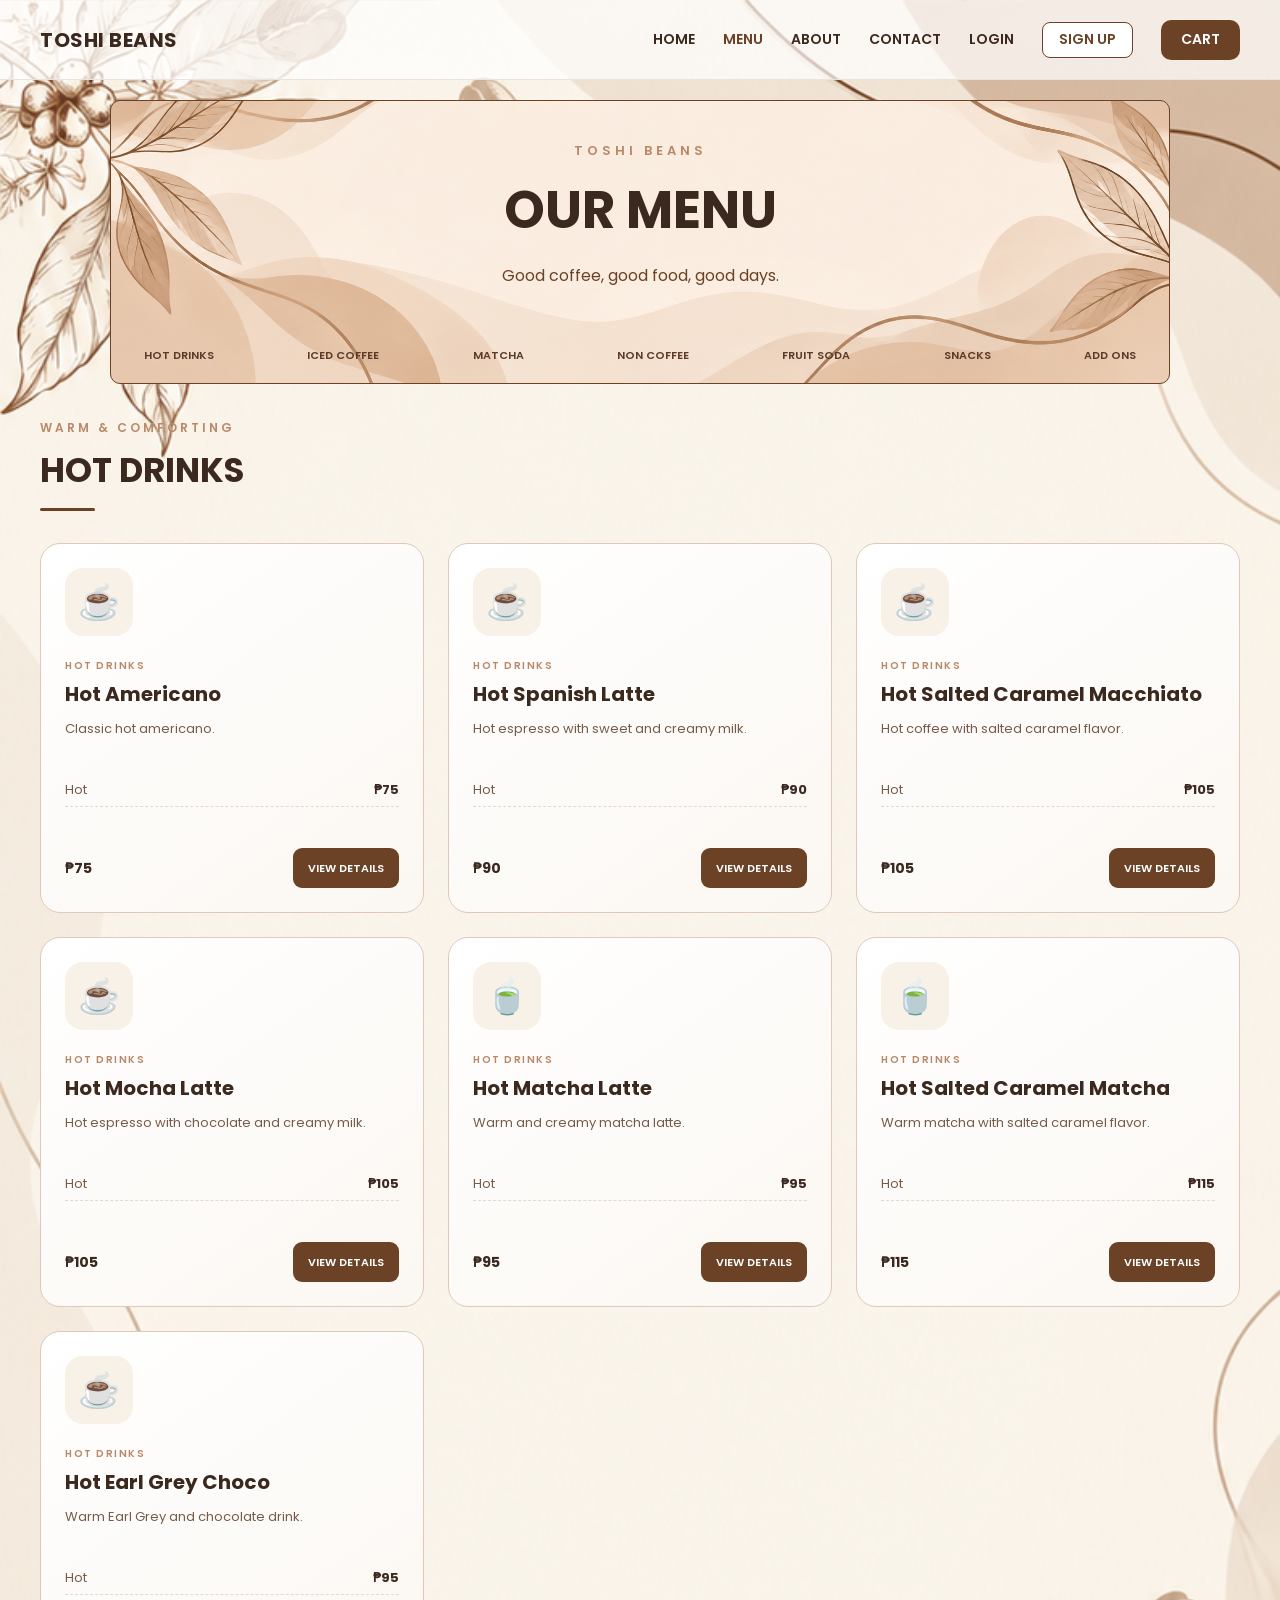
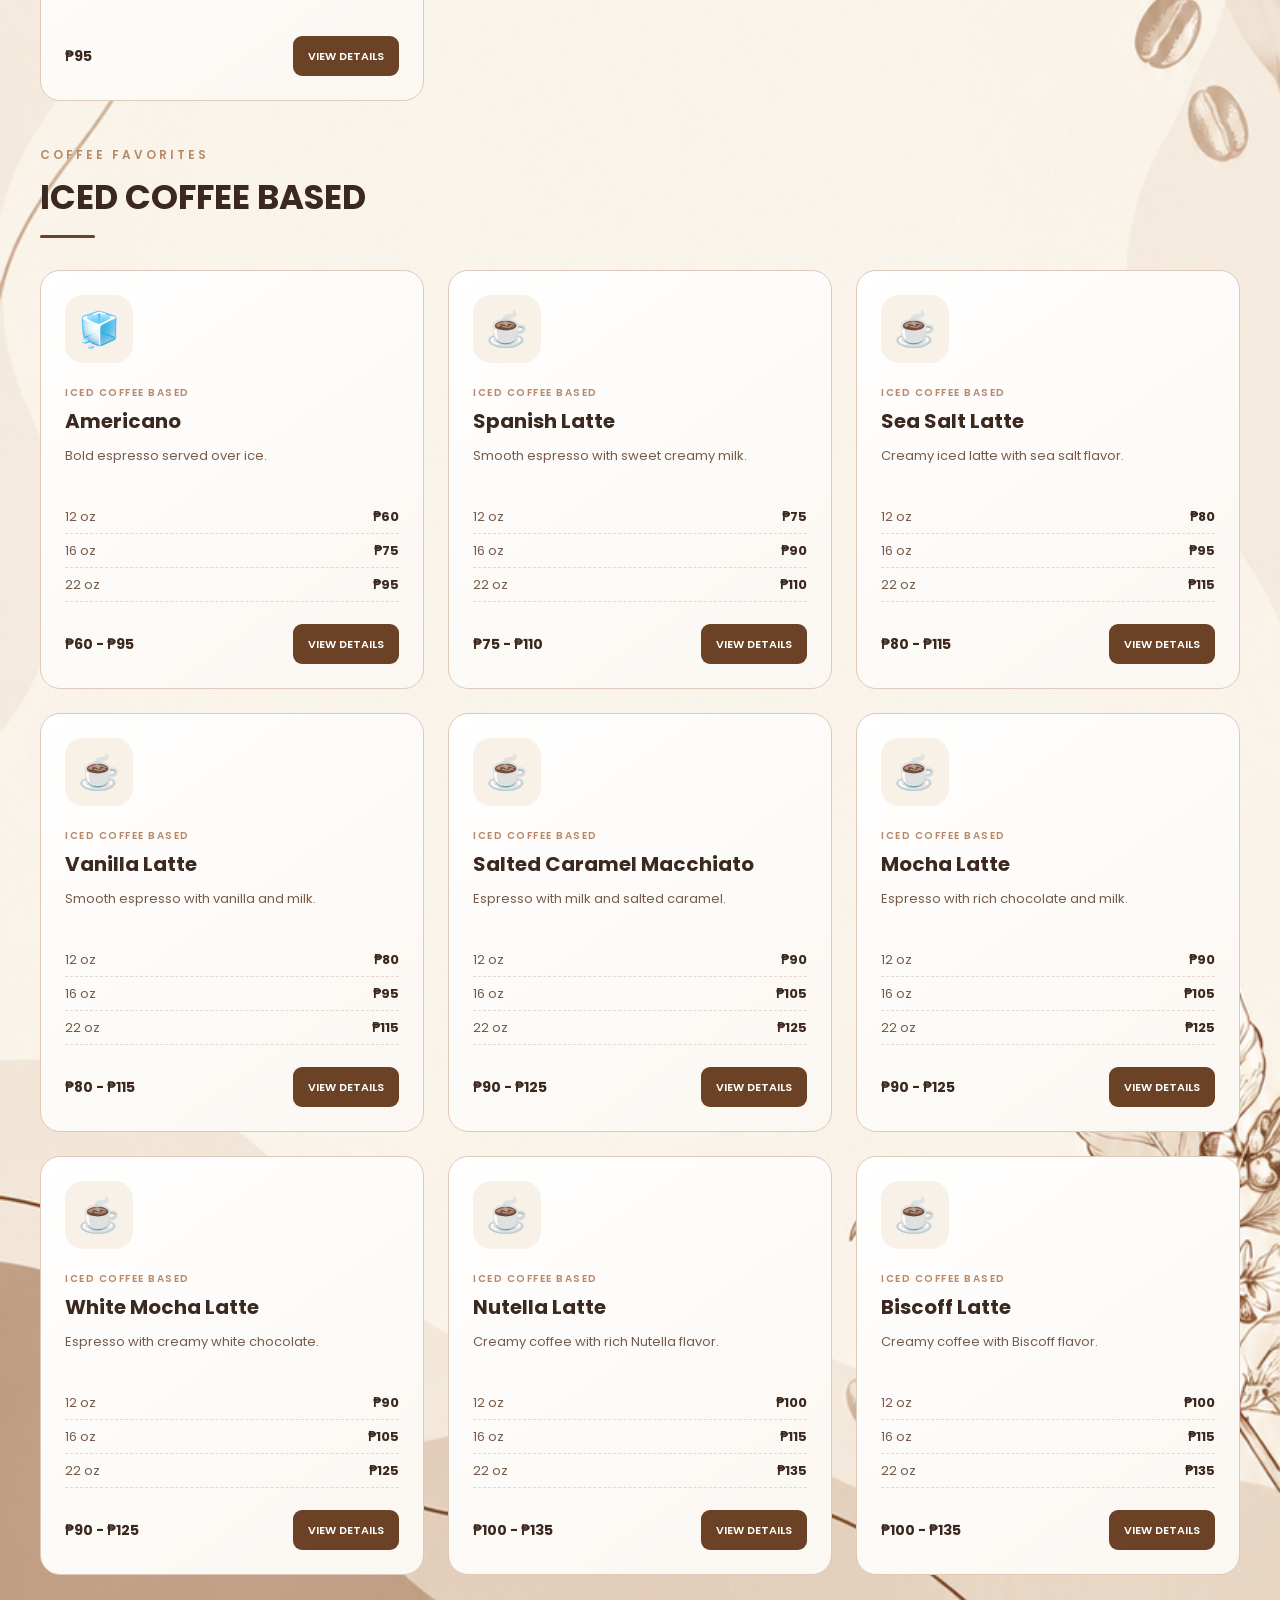
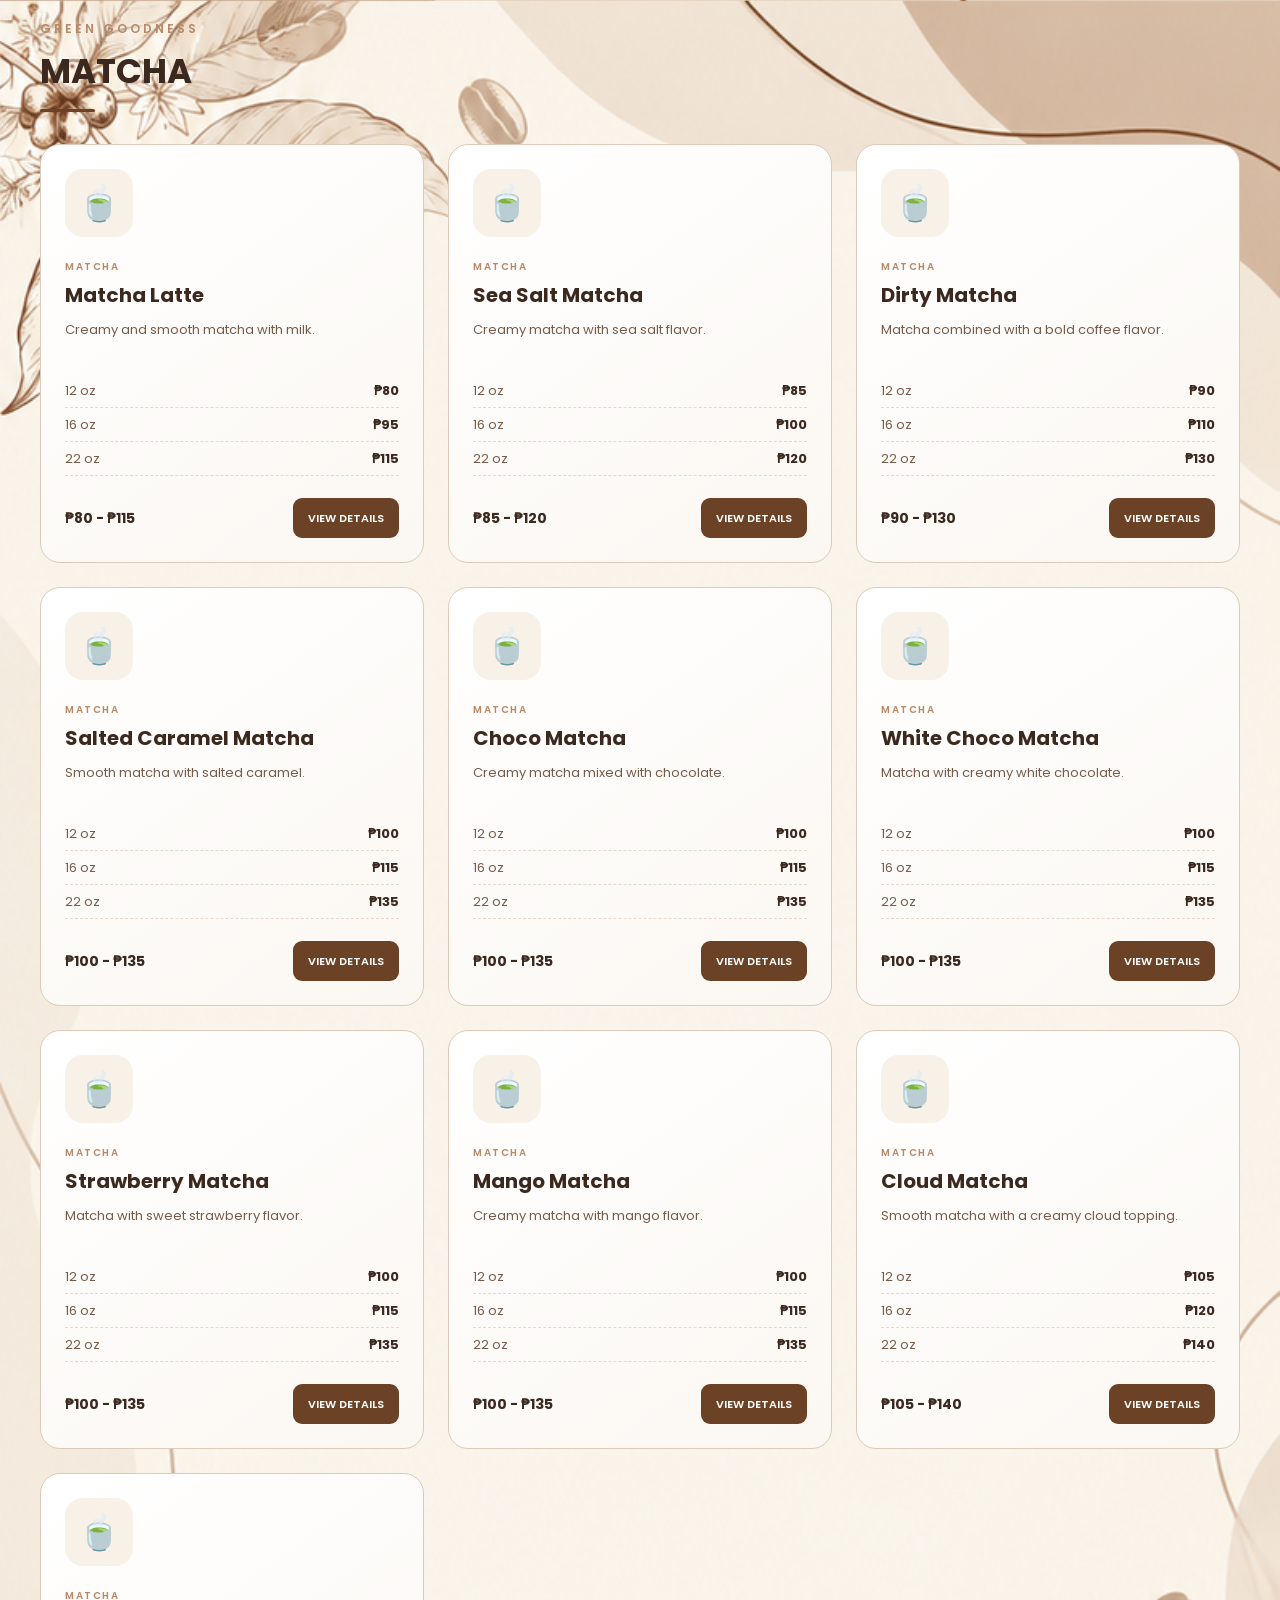
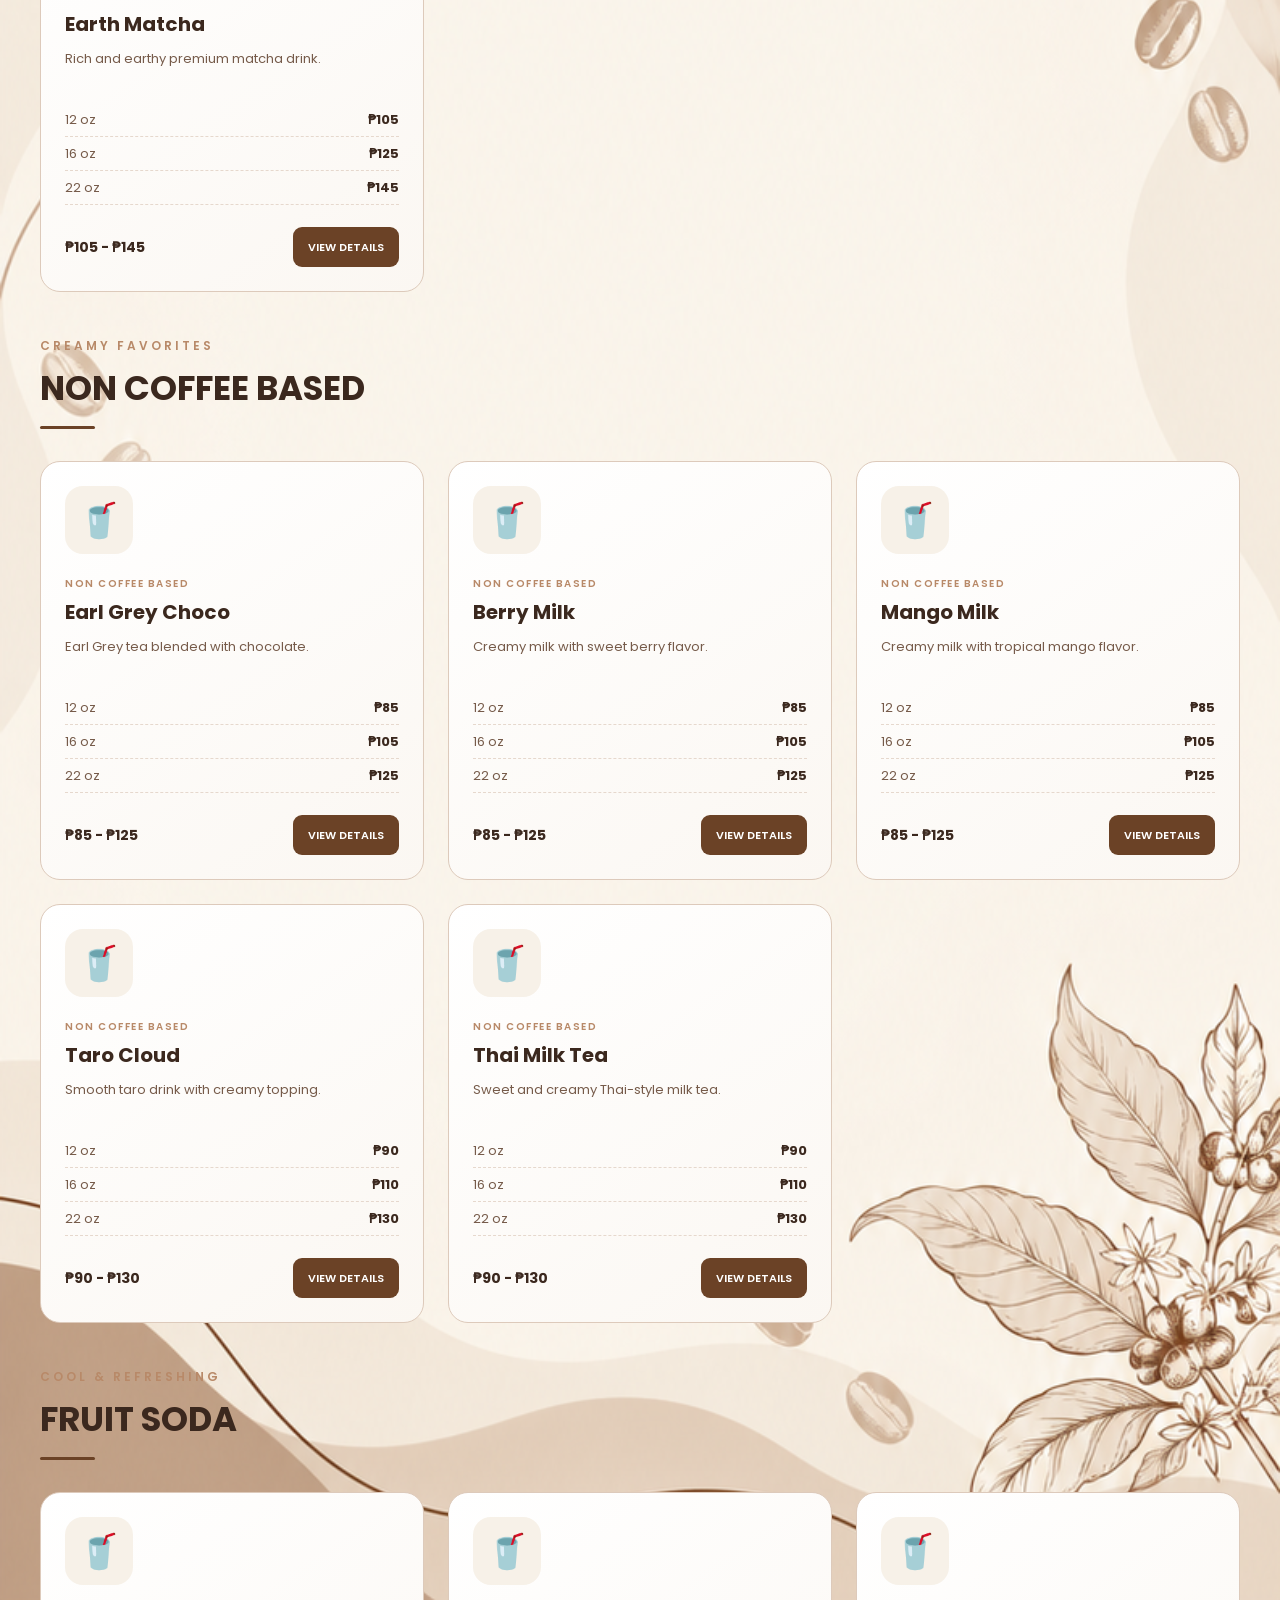
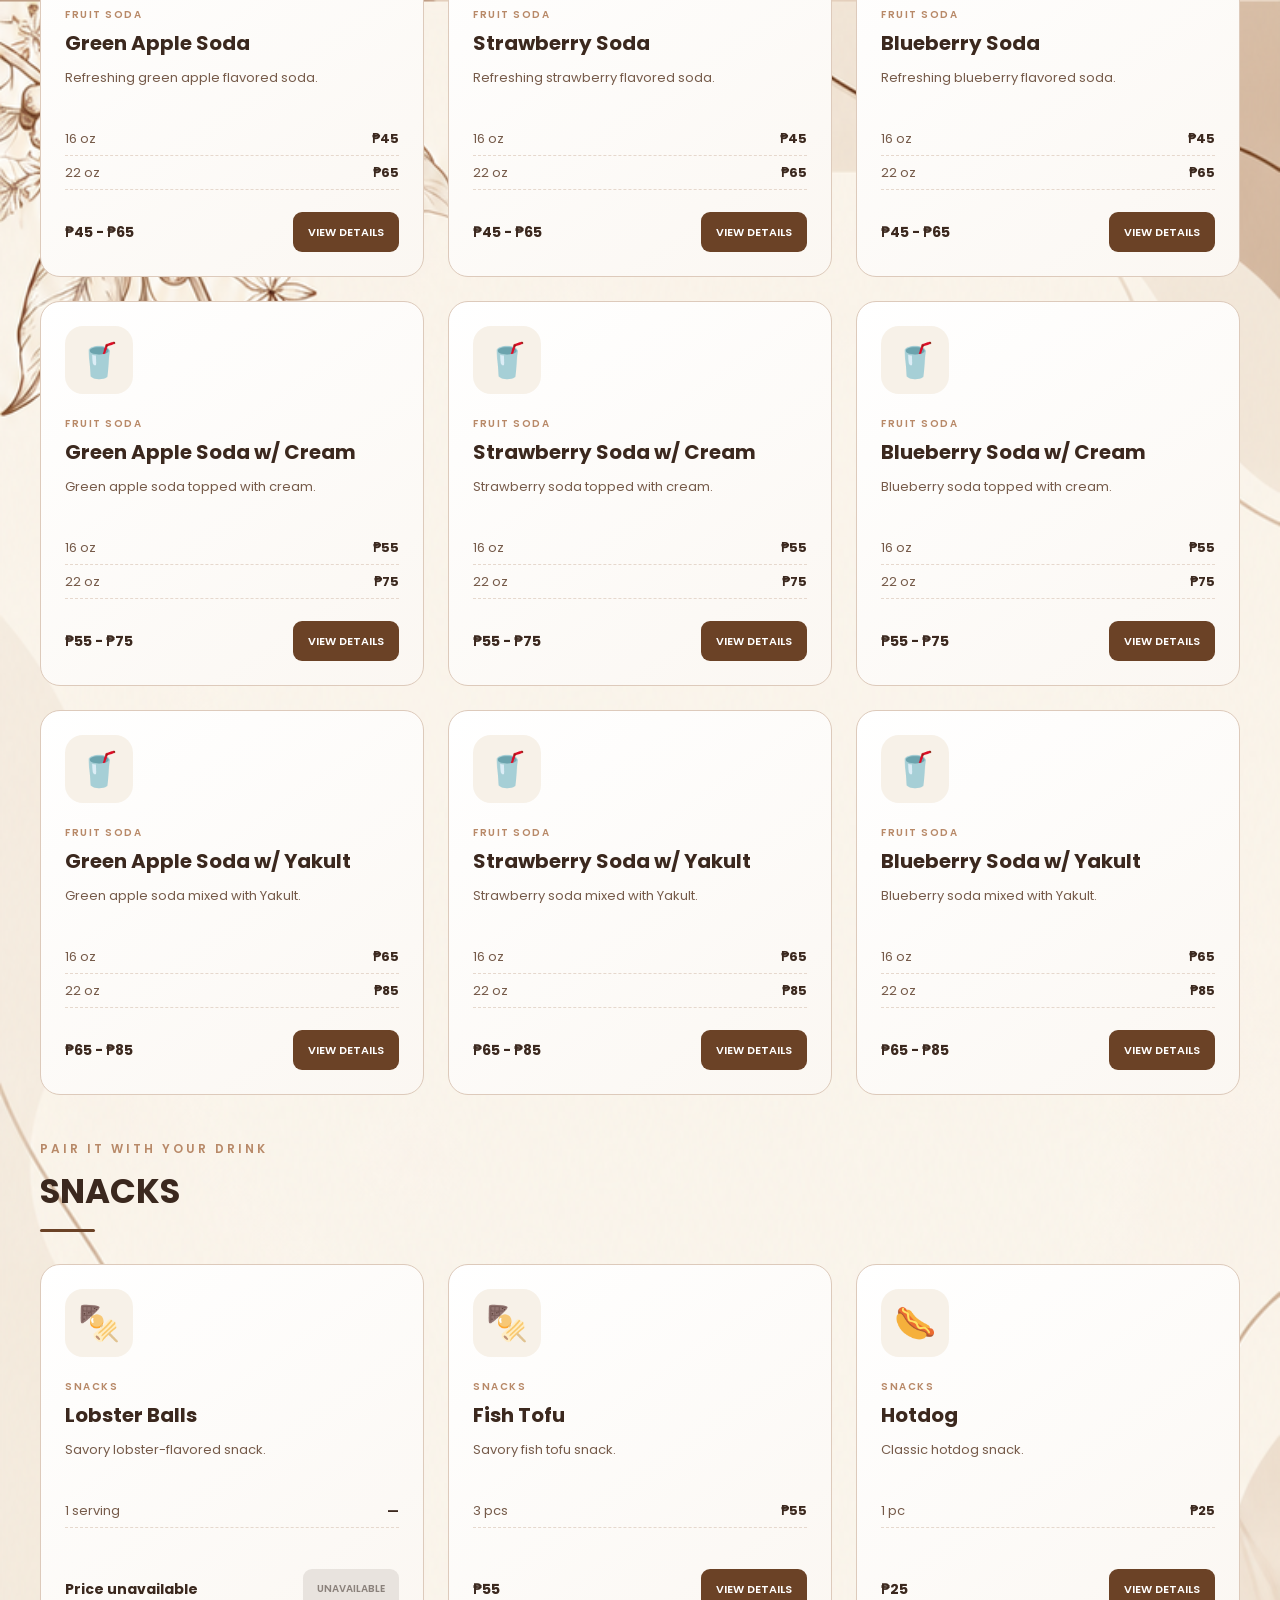
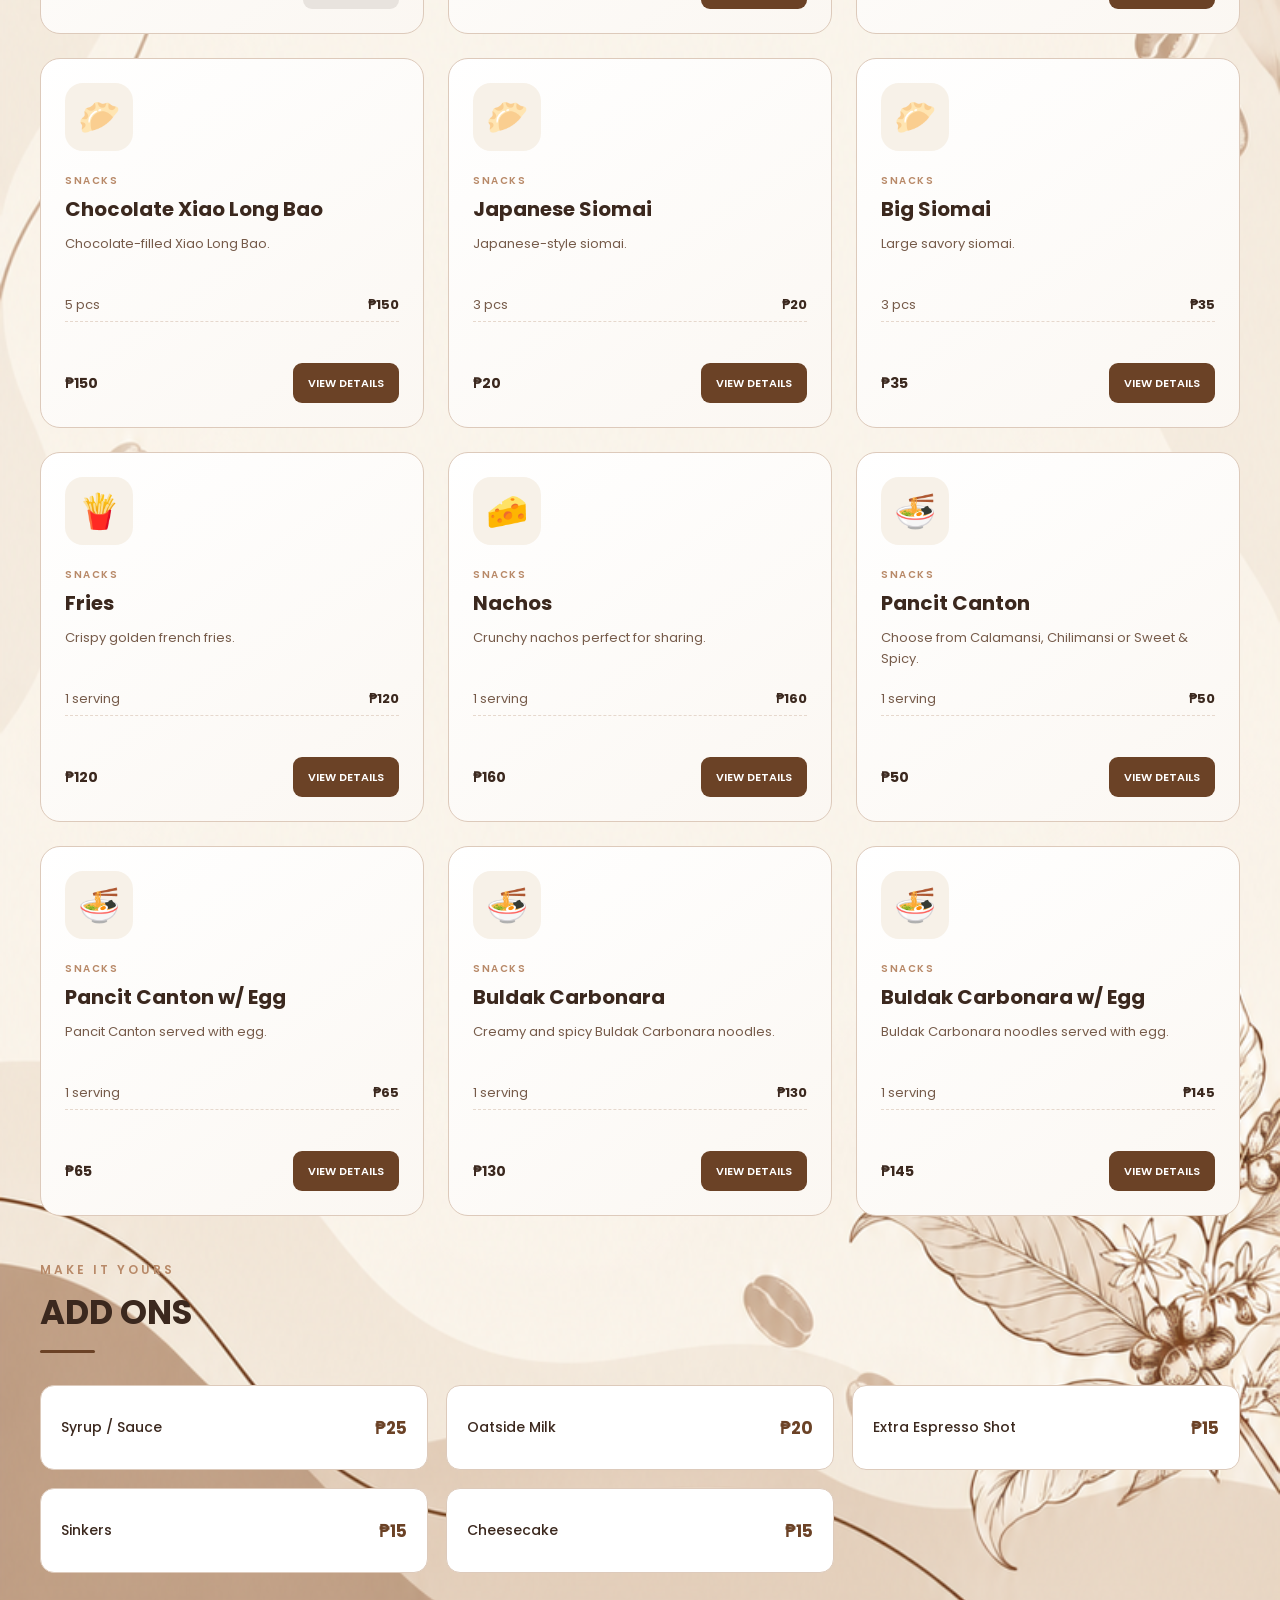
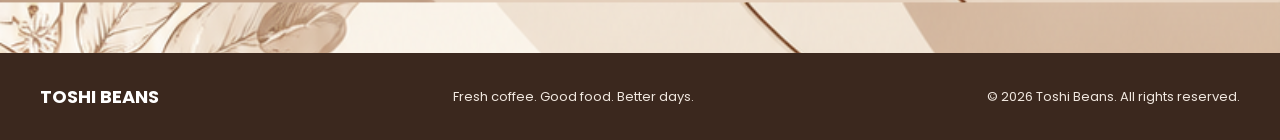
<file: menu.html>
<!DOCTYPE html>
<html lang="en">

<head>
    <meta charset="UTF-8">
    <meta name="viewport" content="width=device-width, initial-scale=1.0">

    <title>Toshi Beans | Menu</title>

    <link rel="stylesheet" href="css/style.css">
    <link rel="stylesheet" href="css/mobile.css">
</head>

<body class="menu-body">

    <!-- HEADER -->
    <header class="site-header">

        <div class="header-container">

            <a href="index.html" class="brand">
                TOSHI BEANS
            </a>

            <nav class="main-nav">

                <a href="index.html" class="nav-link">
                    HOME
                </a>

                <a href="menu.html" class="nav-link active">
                    MENU
                </a>

                <a href="about.html" class="nav-link">
                    ABOUT
                </a>

                <a href="contact.html" class="nav-link">
                    CONTACT
                </a>

                <a href="login.html" class="nav-link">
                    LOGIN
                </a>

                <a href="signup.html" class="signup-btn">
                    SIGN UP
                </a>

                <a href="cart.html" class="order-nav-btn">
                    CART
                </a>

            </nav>

        </div>

    </header>


    <!-- MENU HERO -->
    <section class="menu-hero">

        <div class="menu-hero-content">

            <p class="menu-small-title">
                TOSHI BEANS
            </p>

            <h1>OUR MENU</h1>

            <p>
                Good coffee, good food, good days.
            </p>

        </div>

    </section>


    <!-- CATEGORY NAVIGATION -->
    <section class="menu-category-nav">

        <div class="category-buttons">

            <a href="#hot-drinks">
                HOT DRINKS
            </a>

            <a href="#iced-coffee">
                ICED COFFEE
            </a>

            <a href="#matcha">
                MATCHA
            </a>

            <a href="#non-coffee">
                NON COFFEE
            </a>

            <a href="#fruit-soda">
                FRUIT SODA
            </a>

            <a href="#snacks">
                SNACKS
            </a>

            <a href="#add-ons">
                ADD ONS
            </a>

        </div>

    </section>


    <!-- MENU CONTENT -->
    <main class="menu-page">


        <!-- HOT DRINKS -->
        <section
            class="menu-section"
            id="hot-drinks"
        >

            <div class="menu-section-heading">

                <p>WARM & COMFORTING</p>

                <h2>HOT DRINKS</h2>

            </div>

            <div
                class="menu-product-grid"
                id="hotDrinksGrid"
            ></div>

        </section>


        <!-- ICED COFFEE -->
        <section
            class="menu-section"
            id="iced-coffee"
        >

            <div class="menu-section-heading">

                <p>COFFEE FAVORITES</p>

                <h2>ICED COFFEE BASED</h2>

            </div>

            <div
                class="menu-product-grid"
                id="icedCoffeeGrid"
            ></div>

        </section>


        <!-- MATCHA -->
        <section
            class="menu-section"
            id="matcha"
        >

            <div class="menu-section-heading">

                <p>GREEN GOODNESS</p>

                <h2>MATCHA</h2>

            </div>

            <div
                class="menu-product-grid"
                id="matchaGrid"
            ></div>

        </section>


        <!-- NON COFFEE -->
        <section
            class="menu-section"
            id="non-coffee"
        >

            <div class="menu-section-heading">

                <p>CREAMY FAVORITES</p>

                <h2>NON COFFEE BASED</h2>

            </div>

            <div
                class="menu-product-grid"
                id="nonCoffeeGrid"
            ></div>

        </section>


        <!-- FRUIT SODA -->
        <section
            class="menu-section"
            id="fruit-soda"
        >

            <div class="menu-section-heading">

                <p>COOL & REFRESHING</p>

                <h2>FRUIT SODA</h2>

            </div>

            <div
                class="menu-product-grid"
                id="fruitSodaGrid"
            ></div>

        </section>


        <!-- SNACKS -->
        <section
            class="menu-section"
            id="snacks"
        >

            <div class="menu-section-heading">

                <p>PAIR IT WITH YOUR DRINK</p>

                <h2>SNACKS</h2>

            </div>

            <div
                class="menu-product-grid"
                id="snacksGrid"
            ></div>

        </section>


        <!-- ADD ONS -->
        <section
            class="menu-section add-ons-section"
            id="add-ons"
        >

            <div class="menu-section-heading">

                <p>MAKE IT YOURS</p>

                <h2>ADD ONS</h2>

            </div>

            <div
                class="add-ons-grid"
                id="addOnsGrid"
            ></div>

        </section>

    </main>


    <!-- FOOTER -->
    <footer class="site-footer">

        <div class="footer-container">

            <div class="footer-brand">
                TOSHI BEANS
            </div>

            <p>
                Fresh coffee. Good food. Better days.
            </p>

            <p class="copyright">
                © 2026 Toshi Beans. All rights reserved.
            </p>

        </div>

    </footer>


    <!-- PRODUCT DATA -->
    <script src="js/products.js"></script>


    <script>

        // =========================
        // DISPLAY PRODUCT CARDS
        // =========================

        function displayProducts(category, containerId) {

            const container = document.getElementById(containerId);

            const categoryProducts =
                getProductsByCategory(category);


            categoryProducts.forEach(product => {

                const lowestPrice =
                    product.sizes[0].price;

                const highestPrice =
                    product.sizes[product.sizes.length - 1].price;


                let priceText = "";


                if (lowestPrice === null) {

                    priceText = "Price unavailable";

                }

                else if (lowestPrice === highestPrice) {

                    priceText = "₱" + lowestPrice;

                }

                else {

                    priceText =
                        "₱" +
                        lowestPrice +
                        " - ₱" +
                        highestPrice;
                }


                const card =
                    document.createElement("article");


                card.className = "menu-product-card";


                card.innerHTML = `

                    <div class="menu-product-icon">
                        ${product.icon}
                    </div>


                    <div class="menu-product-info">

                        <p class="product-category-label">
                            ${product.category}
                        </p>


                        <h3>
                            ${product.name}
                        </h3>


                        <p class="menu-product-description">
                            ${product.description}
                        </p>


                        <div class="menu-size-list">

                            ${product.sizes.map(size => `

                                <div class="menu-size-row">

                                    <span>
                                        ${size.size}
                                    </span>

                                    <strong>

                                        ${
                                            size.price === null
                                            ? "—"
                                            : "₱" + size.price
                                        }

                                    </strong>

                                </div>

                            `).join("")}

                        </div>


                        <div class="menu-card-bottom">

                            <span class="menu-price">
                                ${priceText}
                            </span>


                            ${
                                lowestPrice === null

                                ?

                                `<span class="unavailable-button">
                                    UNAVAILABLE
                                </span>`

                                :

                                `<a
                                    href="product.html?product=${product.id}"
                                    class="menu-view-button"
                                >
                                    VIEW DETAILS
                                </a>`
                            }

                        </div>

                    </div>

                `;


                container.appendChild(card);

            });

        }



        // =========================
        // DISPLAY EACH CATEGORY
        // =========================

        displayProducts(
            "Hot Drinks",
            "hotDrinksGrid"
        );


        displayProducts(
            "Iced Coffee Based",
            "icedCoffeeGrid"
        );


        displayProducts(
            "Matcha",
            "matchaGrid"
        );


        displayProducts(
            "Non Coffee Based",
            "nonCoffeeGrid"
        );


        displayProducts(
            "Fruit Soda",
            "fruitSodaGrid"
        );


        displayProducts(
            "Snacks",
            "snacksGrid"
        );



        // =========================
        // DISPLAY ADD ONS
        // =========================

        const addOnsContainer =
            document.getElementById("addOnsGrid");


        addOns.forEach(addOn => {

            const item =
                document.createElement("div");


            item.className = "add-on-card";


            item.innerHTML = `

                <span>
                    ${addOn.name}
                </span>

                <strong>
                    ₱${addOn.price}
                </strong>

            `;


            addOnsContainer.appendChild(item);

        });

    </script>


    <script src="js/main.js"></script>

</body>

</html>
</file>
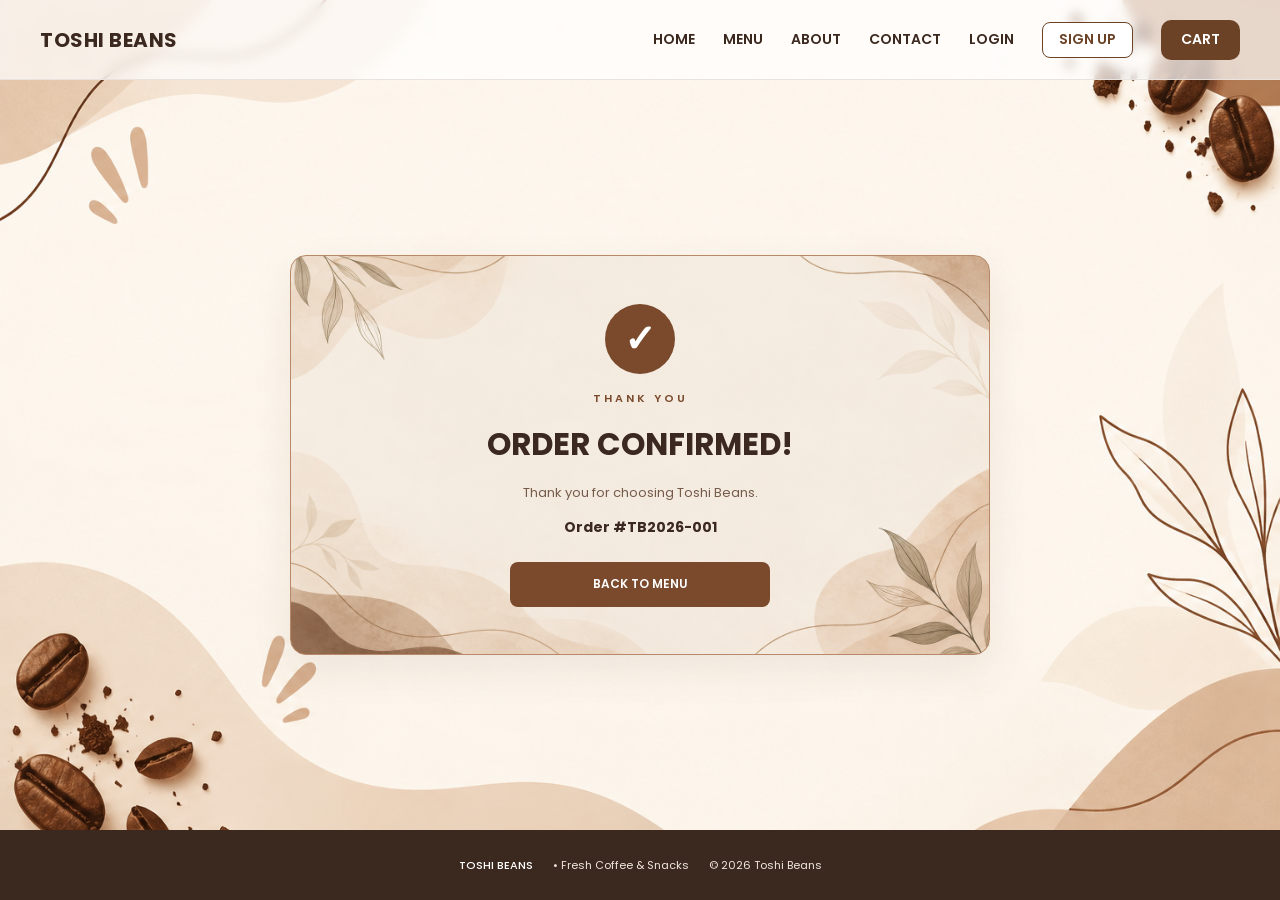
<file: order-confirmed.html>
<!DOCTYPE html>
<html lang="en">

<head>
    <meta charset="UTF-8">
    <meta name="viewport" content="width=device-width, initial-scale=1.0">

    <title>Toshi Beans | Order Confirmed</title>

    <link rel="stylesheet" href="css/style.css">
    <link rel="stylesheet" href="css/mobile.css">

    <style>

        /* =========================
           PAGE
        ========================= */

        body.order-confirmed-body {
            margin: 0;
            min-height: 100vh;

            display: flex;
            flex-direction: column;

            background-image: url("images/home.png");
            background-size: 100vw 100vh;
            background-position: center top;
            background-repeat: no-repeat;
            background-attachment: fixed;

            background-color: #F7F1E8;
        }


        /* =========================
           HEADER
        ========================= */

        .order-confirmed-body .site-header {
            background: rgba(255, 255, 255, 0.70);
            backdrop-filter: blur(6px);
        }


        /* =========================
           MAIN PAGE
        ========================= */

        .confirmed-page {
            flex: 1;

            display: flex;
            align-items: center;
            justify-content: center;

            padding: 55px 20px;
        }


        /* =========================
           CONFIRMATION CARD
        ========================= */

        .confirmed-card {
            width: min(700px, calc(100% - 30px));
            min-height: 400px;

            padding: 45px 45px;

            border: 1px solid #B88968;
            border-radius: 16px;

            background-image:
                linear-gradient(
                    rgba(255, 255, 255, 0.08),
                    rgba(255, 255, 255, 0.08)
                ),
                url("images/cart.png");

            background-size: cover;
            background-position: center;
            background-repeat: no-repeat;

            display: flex;
            flex-direction: column;

            align-items: center;
            justify-content: center;

            text-align: center;

            box-shadow:
                0 15px 40px rgba(59, 40, 30, 0.08);
        }


        /* =========================
           CHECK ICON
        ========================= */

        .confirmation-check {
            width: 70px;
            height: 70px;

            margin-bottom: 16px;

            border-radius: 50%;

            display: flex;
            align-items: center;
            justify-content: center;

            background: #7B4A2C;
            color: #FFFFFF;

            font-size: 38px;
            font-weight: 700;

            line-height: 1;
        }


        /* =========================
           THANK YOU
        ========================= */

        .confirmed-small-title {
            margin: 0 0 14px;

            font-size: 11px;
            font-weight: 600;

            letter-spacing: 3px;

            color: #7B4A2C;
        }


        /* =========================
           TITLE
        ========================= */

        .confirmed-card h1 {
            margin: 0 0 15px;

            font-size: 31px;
            font-weight: 700;

            color: #3B281E;
        }


        /* =========================
           MESSAGE
        ========================= */

        .confirmed-message {
            margin: 0 0 14px;

            font-size: 13px;

            color: #765B4A;
        }


        /* =========================
           ORDER NUMBER
        ========================= */

        .confirmed-order-number {
            margin-bottom: 24px;

            font-size: 14px;
            font-weight: 700;

            color: #3B281E;
        }


        /* =========================
           BUTTON
        ========================= */

        .confirmed-menu-button {
            width: 260px;
            min-height: 45px;

            border-radius: 8px;

            display: inline-flex;
            align-items: center;
            justify-content: center;

            background: #7B4A2C;

            color: #FFFFFF;

            text-decoration: none;

            font-size: 12px;
            font-weight: 600;

            transition: 0.2s ease;
        }

        .confirmed-menu-button:hover {
            background: #5E351F;
            transform: translateY(-2px);
        }


        /* =========================
           FOOTER
        ========================= */

        .order-confirmed-body .site-footer {
            width: 100%;

            margin: 0;
            padding: 0;

            min-height: 70px;

            display: flex;
            align-items: center;

            background: #3B281E;

            color: #FFFFFF;
        }

        .order-confirmed-body .footer-container {
            width: min(1200px, calc(100% - 40px));

            margin: 0 auto;

            display: flex;
            align-items: center;
            justify-content: center;

            gap: 20px;

            text-align: center;
        }

        .order-confirmed-body .footer-brand {
            font-size: 11px;
            font-weight: 500;

            color: #FFFFFF;
        }

        .order-confirmed-body .footer-text {
            font-size: 11px;

            color: #F0E7DF;
        }

        .order-confirmed-body .copyright {
            font-size: 11px;

            color: #F0E7DF;

            text-align: center;
        }


        /* =========================
           MOBILE
        ========================= */

        @media (max-width: 600px) {

            .confirmed-page {
                padding: 35px 15px;
            }

            .confirmed-card {
                min-height: 360px;

                padding: 35px 22px;
            }

            .confirmation-check {
                width: 62px;
                height: 62px;

                font-size: 32px;
            }

            .confirmed-card h1 {
                font-size: 26px;
            }

            .confirmed-menu-button {
                width: 100%;
            }

            .order-confirmed-body .footer-container {
                flex-direction: column;

                gap: 3px;

                padding: 14px 0;
            }

        }

    </style>
</head>


<body class="order-confirmed-body">


    <!-- HEADER -->
    <header class="site-header">

        <div class="header-container">

            <a href="index.html" class="brand">
                TOSHI BEANS
            </a>

            <nav class="main-nav">

                <a href="index.html" class="nav-link">
                    HOME
                </a>

                <a href="menu.html" class="nav-link">
                    MENU
                </a>

                <a href="about.html" class="nav-link">
                    ABOUT
                </a>

                <a href="contact.html" class="nav-link">
                    CONTACT
                </a>

                <a href="login.html" class="nav-link">
                    LOGIN
                </a>

                <a href="signup.html" class="signup-btn">
                    SIGN UP
                </a>

                <a href="cart.html" class="order-nav-btn">
                    CART
                </a>

            </nav>

        </div>

    </header>


    <!-- ORDER CONFIRMED -->
    <main class="confirmed-page">

        <section class="confirmed-card">


            <!-- CHECK -->
            <div class="confirmation-check">
                ✓
            </div>


            <p class="confirmed-small-title">
                THANK YOU
            </p>


            <h1>
                ORDER CONFIRMED!
            </h1>


            <p class="confirmed-message">
                Thank you for choosing Toshi Beans.
            </p>


            <div
                class="confirmed-order-number"
                id="orderNumber"
            >
                Order #TB2026-001
            </div>


            <a
                href="menu.html"
                class="confirmed-menu-button"
            >
                BACK TO MENU
            </a>

        </section>

    </main>


    <!-- FOOTER -->
    <footer class="site-footer">

        <div class="footer-container">

            <div class="footer-brand">
                TOSHI BEANS
            </div>

            <div class="footer-text">
                • Fresh Coffee & Snacks
            </div>

            <div class="copyright">
                © 2026 Toshi Beans
            </div>

        </div>

    </footer>


    <script>

        /* CLEAR CART */
        localStorage.removeItem(
            "toshiBeansCart"
        );

        localStorage.removeItem(
            "toshiBeansCheckout"
        );


        /* ORDER NUMBER */

        let orderCount =
            parseInt(
                localStorage.getItem(
                    "toshiBeansOrderCount"
                )
            ) || 0;


        orderCount++;


        localStorage.setItem(
            "toshiBeansOrderCount",
            orderCount
        );


        const formattedNumber =
            String(orderCount)
                .padStart(3, "0");


        document.getElementById(
            "orderNumber"
        ).textContent =
            "Order #TB2026-" +
            formattedNumber;

    </script>


    <script src="js/main.js"></script>

</body>

</html>
</file>
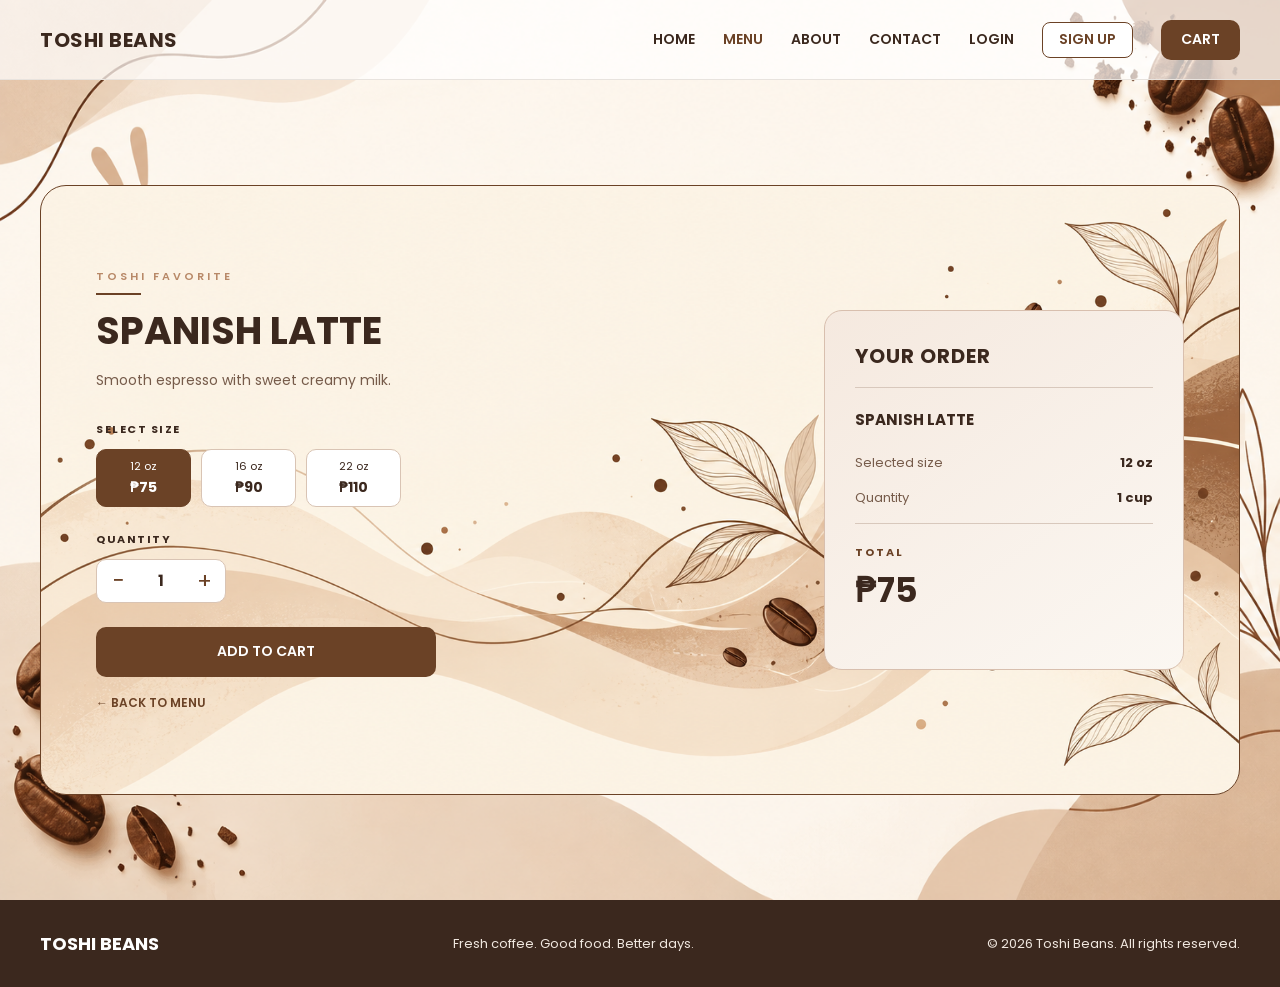
<file: product.html>
<!DOCTYPE html>
<html lang="en">

<head>
    <meta charset="UTF-8">
    <meta name="viewport" content="width=device-width, initial-scale=1.0">

    <title>Toshi Beans | Product Details</title>

    <link rel="stylesheet" href="css/style.css">
    <link rel="stylesheet" href="css/mobile.css">
</head>

<body class="product-body">

    <!-- HEADER -->
    <header class="site-header">

        <div class="header-container">

            <a href="index.html" class="brand">
                TOSHI BEANS
            </a>

            <nav class="main-nav">

                <a href="index.html" class="nav-link">
                    HOME
                </a>

                <a href="menu.html" class="nav-link active">
                    MENU
                </a>

                <a href="about.html" class="nav-link">
                    ABOUT
                </a>

                <a href="contact.html" class="nav-link">
                    CONTACT
                </a>

                <a href="login.html" class="nav-link">
                    LOGIN
                </a>

                <a href="signup.html" class="signup-btn">
                    SIGN UP
                </a>

                <a href="cart.html" class="order-nav-btn">
                    CART
                </a>

            </nav>

        </div>

    </header>


    <!-- PRODUCT PAGE -->
    <main class="product-page">

        <section class="product-detail-card">


            <!-- LEFT SIDE -->
            <div class="product-detail-info">

                <p class="product-favorite-label">
                    TOSHI FAVORITE
                </p>

                <h1 id="productName">
                    PRODUCT NAME
                </h1>

                <p
                    class="product-detail-description"
                    id="productDescription"
                >
                    Product description
                </p>


                <!-- SIZE -->
                <div class="product-option-group">

                    <p class="option-title">
                        SELECT SIZE
                    </p>

                    <div
                        class="size-options"
                        id="sizeOptions"
                    ></div>

                </div>


                <!-- QUANTITY -->
                <div class="product-option-group">

                    <p class="option-title">
                        QUANTITY
                    </p>

                    <div class="quantity-control">

                        <button
                            type="button"
                            id="minusButton"
                        >
                            −
                        </button>

                        <span id="quantity">
                            1
                        </span>

                        <button
                            type="button"
                            id="plusButton"
                        >
                            +
                        </button>

                    </div>

                </div>


                <!-- ADD TO CART -->
                <button
                    type="button"
                    class="product-add-button"
                    id="addToCartButton"
                >
                    ADD TO CART
                </button>


                <a
                    href="menu.html"
                    class="back-menu-link"
                >
                    ← BACK TO MENU
                </a>

            </div>


            <!-- RIGHT SIDE -->
            <aside class="order-preview">

                <h2>
                    YOUR ORDER
                </h2>

                <div class="order-preview-divider"></div>

                <h3 id="previewProductName">
                    PRODUCT NAME
                </h3>

                <div class="preview-row">

                    <span>
                        Selected size
                    </span>

                    <strong id="previewSize">
                        -
                    </strong>

                </div>

                <div class="preview-row">

                    <span>
                        Quantity
                    </span>

                    <strong id="previewQuantity">
                        1 cup
                    </strong>

                </div>

                <div class="order-preview-divider"></div>

                <p class="preview-total-label">
                    TOTAL
                </p>

                <p
                    class="preview-total"
                    id="previewTotal"
                >
                    ₱0
                </p>

            </aside>

        </section>

    </main>


    <!-- FOOTER -->
    <footer class="site-footer">

        <div class="footer-container">

            <div class="footer-brand">
                TOSHI BEANS
            </div>

            <p>
                Fresh coffee. Good food. Better days.
            </p>

            <p class="copyright">
                © 2026 Toshi Beans. All rights reserved.
            </p>

        </div>

    </footer>


    <script src="js/products.js"></script>

    <script>

        // GET PRODUCT FROM URL
        const urlParams =
            new URLSearchParams(window.location.search);

        const productId =
            urlParams.get("product");

        let product =
            getProductById(productId);


        if (!product) {
            product =
                getProductById("spanish-latte");
        }


        // ELEMENTS
        const productName =
            document.getElementById("productName");

        const productDescription =
            document.getElementById("productDescription");

        const sizeOptions =
            document.getElementById("sizeOptions");

        const quantityText =
            document.getElementById("quantity");

        const previewProductName =
            document.getElementById("previewProductName");

        const previewSize =
            document.getElementById("previewSize");

        const previewQuantity =
            document.getElementById("previewQuantity");

        const previewTotal =
            document.getElementById("previewTotal");

        const minusButton =
            document.getElementById("minusButton");

        const plusButton =
            document.getElementById("plusButton");

        const addToCartButton =
            document.getElementById("addToCartButton");


        // VALUES
        let selectedSize =
            product.sizes[0];

        let quantity = 1;


        // DISPLAY PRODUCT
        productName.textContent =
            product.name.toUpperCase();

        productDescription.textContent =
            product.description;

        previewProductName.textContent =
            product.name.toUpperCase();


        // SIZE BUTTONS
        product.sizes.forEach((size, index) => {

            const button =
                document.createElement("button");

            button.type = "button";

            button.className =
                "size-option-button";

            if (index === 0) {
                button.classList.add("selected");
            }

            button.innerHTML = `

                <span>
                    ${size.size}
                </span>

                <strong>
                    ${
                        size.price === null
                        ? "—"
                        : "₱" + size.price
                    }
                </strong>

            `;

            button.addEventListener(
                "click",
                function () {

                    document
                        .querySelectorAll(".size-option-button")
                        .forEach(btn => {

                            btn.classList.remove("selected");

                        });

                    button.classList.add("selected");

                    selectedSize = size;

                    updateOrderPreview();

                }
            );

            sizeOptions.appendChild(button);

        });


        // MINUS
        minusButton.addEventListener(
            "click",
            function () {

                if (quantity > 1) {
                    quantity--;
                    updateOrderPreview();
                }

            }
        );


        // PLUS
        plusButton.addEventListener(
            "click",
            function () {

                quantity++;

                updateOrderPreview();

            }
        );


        // UPDATE PREVIEW
        function updateOrderPreview() {

            quantityText.textContent =
                quantity;

            previewSize.textContent =
                selectedSize.size;

            previewQuantity.textContent =
                quantity +
                (quantity === 1 ? " cup" : " cups");


            if (selectedSize.price === null) {

                previewTotal.textContent =
                    "Unavailable";

                addToCartButton.disabled =
                    true;

                addToCartButton.textContent =
                    "UNAVAILABLE";

            }

            else {

                const total =
                    selectedSize.price * quantity;

                previewTotal.textContent =
                    "₱" + total;

                addToCartButton.disabled =
                    false;

                addToCartButton.textContent =
                    "ADD TO CART";

            }

        }


        // ADD TO CART
        addToCartButton.addEventListener(
            "click",
            function () {

                if (selectedSize.price === null) {
                    return;
                }

                const cartItem = {

                    id: product.id,

                    name: product.name,

                    icon: product.icon,

                    size: selectedSize.size,

                    price: selectedSize.price,

                    quantity: quantity

                };


                let cart =
                    JSON.parse(
                        localStorage.getItem("toshiBeansCart")
                    ) || [];


                const existingItem =
                    cart.find(item =>

                        item.id === cartItem.id &&
                        item.size === cartItem.size

                    );


                if (existingItem) {

                    existingItem.quantity +=
                        cartItem.quantity;

                }

                else {

                    cart.push(cartItem);

                }


                localStorage.setItem(
                    "toshiBeansCart",
                    JSON.stringify(cart)
                );


                window.location.href =
                    "cart.html";

            }
        );


        updateOrderPreview();

    </script>


    <script src="js/main.js"></script>

</body>

</html>
</file>
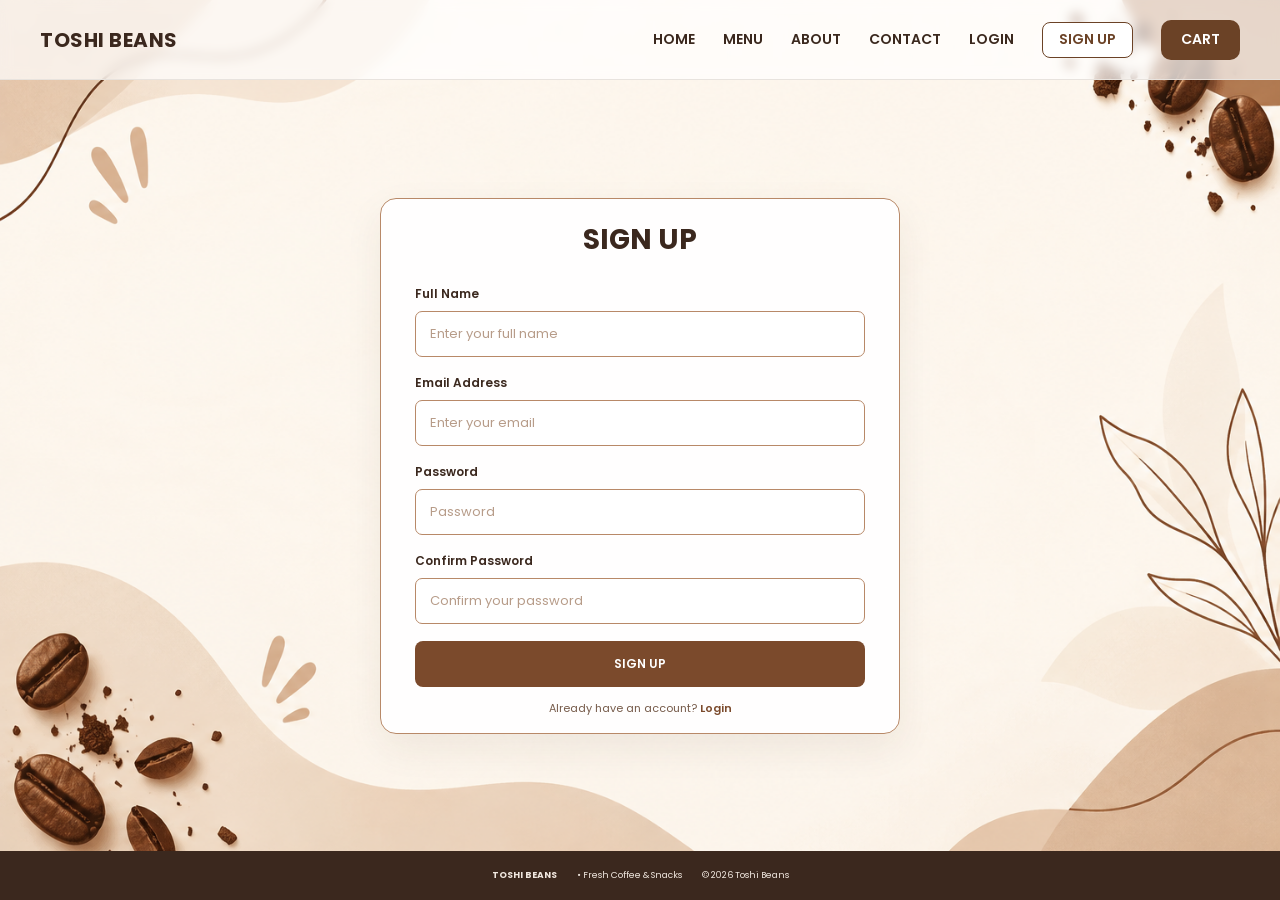
<file: signup.html>
<!DOCTYPE html>
<html lang="en">

<head>
    <meta charset="UTF-8">
    <meta name="viewport" content="width=device-width, initial-scale=1.0">

    <title>Toshi Beans | Sign Up</title>

    <link rel="stylesheet" href="css/style.css">
    <link rel="stylesheet" href="css/mobile.css">

    <style>

        /* =========================
           SIGN UP PAGE
        ========================= */

        body.signupx-body {
            min-height: 100vh;

            display: flex;
            flex-direction: column;

            background-image: url("images/home.png");
            background-size: 100vw 100vh;
            background-position: center top;
            background-repeat: no-repeat;
            background-attachment: fixed;

            background-color: #F7F1E8;
        }


        /* HEADER */

        .signupx-body .site-header {
            background: rgba(255, 255, 255, 0.70);
            backdrop-filter: blur(6px);
        }


        /* MAIN */

        .signupx-main {
            flex: 1;

            display: flex;
            align-items: center;
            justify-content: center;

            padding: 35px 20px;
        }


        /* CARD */

        .signupx-card {
            width: 520px;
            max-width: 100%;

            padding: 20px 34px 16px;

            background: rgba(255, 255, 255, 0.94);

            border: 1px solid #B88968;
            border-radius: 16px;

            box-shadow:
                0 14px 38px rgba(59, 40, 30, 0.07);
        }


        /* TITLE */

        .signupx-card h1 {
            margin: 0 0 24px;

            text-align: center;

            font-size: 28px;
            font-weight: 700;

            color: #3B281E;
        }


        /* FORM */

        .signupx-form {
            display: flex;
            flex-direction: column;

            gap: 17px;
        }

        .signupx-group {
            display: flex;
            flex-direction: column;

            gap: 8px;
        }

        .signupx-group label {
            font-size: 12px;
            font-weight: 600;

            color: #3B281E;
        }

        .signupx-group input {
            width: 100%;
            height: 46px;

            padding: 0 14px;

            border: 1px solid #B88968;
            border-radius: 7px;

            background: #FFFFFF;

            color: #3B281E;

            font-size: 13px;

            outline: none;
        }

        .signupx-group input::placeholder {
            color: #B79C89;
        }

        .signupx-group input:focus {
            border-color: #6B4226;

            box-shadow:
                0 0 0 3px rgba(107, 66, 38, 0.08);
        }


        /* BUTTON */

        .signupx-button {
            width: 100%;
            height: 46px;

            border: none;
            border-radius: 8px;

            background: #7B4A2C;

            color: #FFFFFF;

            font-size: 12px;
            font-weight: 600;

            cursor: pointer;

            transition: 0.2s ease;
        }

        .signupx-button:hover {
            background: #5E351F;
        }


        /* LOGIN TEXT */

        .signupx-switch {
            margin: 13px 0 0;

            text-align: center;

            font-size: 11px;

            color: #765B4A;
        }

        .signupx-switch a {
            color: #7B4A2C;

            font-weight: 600;
        }

        .signupx-switch a:hover {
            text-decoration: underline;
        }


        /* FOOTER */

        .signupx-body .site-footer {
            width: 100%;

            margin: 0;
            padding: 18px 0;

            background: #3B281E;
        }

        .signupx-body .footer-container {
            width: min(1100px, calc(100% - 40px));

            margin: 0 auto;

            display: flex;
            align-items: center;
            justify-content: center;

            gap: 20px;

            text-align: center;
        }

        .signupx-body .footer-brand,
        .signupx-body .footer-container p {
            font-size: 9px;

            color: #F0E7DF;
        }


        /* PHONE */

        @media (max-width: 600px) {

            .signupx-main {
                padding: 30px 15px;
            }

            .signupx-card {
                padding: 22px 18px 16px;
            }

            .signupx-card h1 {
                font-size: 25px;
            }

        }

    </style>
</head>


<body class="signupx-body">


    <!-- HEADER -->
    <header class="site-header">

        <div class="header-container">

            <a href="index.html" class="brand">
                TOSHI BEANS
            </a>

            <nav class="main-nav">

                <a href="index.html" class="nav-link">
                    HOME
                </a>

                <a href="menu.html" class="nav-link">
                    MENU
                </a>

                <a href="about.html" class="nav-link">
                    ABOUT
                </a>

                <a href="contact.html" class="nav-link">
                    CONTACT
                </a>

                <a href="login.html" class="nav-link">
                    LOGIN
                </a>

                <a href="signup.html" class="signup-btn">
                    SIGN UP
                </a>

                <a href="cart.html" class="order-nav-btn">
                    CART
                </a>

            </nav>

        </div>

    </header>


    <!-- SIGN UP -->
    <main class="signupx-main">

        <section class="signupx-card">

            <h1>
                SIGN UP
            </h1>


            <form
                class="signupx-form"
                id="signupForm"
            >

                <!-- FULL NAME -->
                <div class="signupx-group">

                    <label for="signupName">
                        Full Name
                    </label>

                    <input
                        type="text"
                        id="signupName"
                        placeholder="Enter your full name"
                        required
                    >

                </div>


                <!-- EMAIL -->
                <div class="signupx-group">

                    <label for="signupEmail">
                        Email Address
                    </label>

                    <input
                        type="email"
                        id="signupEmail"
                        placeholder="Enter your email"
                        required
                    >

                </div>


                <!-- PASSWORD -->
                <div class="signupx-group">

                    <label for="signupPassword">
                        Password
                    </label>

                    <input
                        type="password"
                        id="signupPassword"
                        placeholder="Password"
                        required
                    >

                </div>


                <!-- CONFIRM PASSWORD -->
                <div class="signupx-group">

                    <label for="confirmPassword">
                        Confirm Password
                    </label>

                    <input
                        type="password"
                        id="confirmPassword"
                        placeholder="Confirm your password"
                        required
                    >

                </div>


                <button
                    type="submit"
                    class="signupx-button"
                >
                    SIGN UP
                </button>

            </form>


            <p class="signupx-switch">

                Already have an account?

                <a href="login.html">
                    Login
                </a>

            </p>

        </section>

    </main>


    <!-- FOOTER -->
    <footer class="site-footer">

        <div class="footer-container">

            <div class="footer-brand">
                TOSHI BEANS
            </div>

            <p>
                • Fresh Coffee & Snacks
            </p>

            <p class="copyright">
                © 2026 Toshi Beans
            </p>

        </div>

    </footer>


    <script>

        const signupForm =
            document.getElementById("signupForm");


        signupForm.addEventListener(
            "submit",
            function (event) {

                event.preventDefault();


                const fullName =
                    document
                        .getElementById("signupName")
                        .value
                        .trim();


                const email =
                    document
                        .getElementById("signupEmail")
                        .value
                        .trim();


                const password =
                    document
                        .getElementById("signupPassword")
                        .value;


                const confirmPassword =
                    document
                        .getElementById("confirmPassword")
                        .value;


                if (
                    fullName === "" ||
                    email === "" ||
                    password === "" ||
                    confirmPassword === ""
                ) {

                    alert(
                        "Please complete all fields."
                    );

                    return;

                }


                if (
                    password !==
                    confirmPassword
                ) {

                    alert(
                        "Passwords do not match."
                    );

                    return;

                }


                localStorage.setItem(
                    "toshiBeansLoggedIn",
                    "true"
                );


                localStorage.setItem(
                    "toshiBeansUserName",
                    fullName
                );


                localStorage.setItem(
                    "toshiBeansUserEmail",
                    email
                );


                const checkout =
                    localStorage.getItem(
                        "toshiBeansCheckout"
                    );


                if (
                    checkout === "true"
                ) {

                    localStorage.removeItem(
                        "toshiBeansCheckout"
                    );


                    window.location.href =
                        "order-confirmed.html";

                }

                else {

                    window.location.href =
                        "index.html";

                }

            }
        );

    </script>


    <script src="js/main.js"></script>

</body>

</html>
</file>
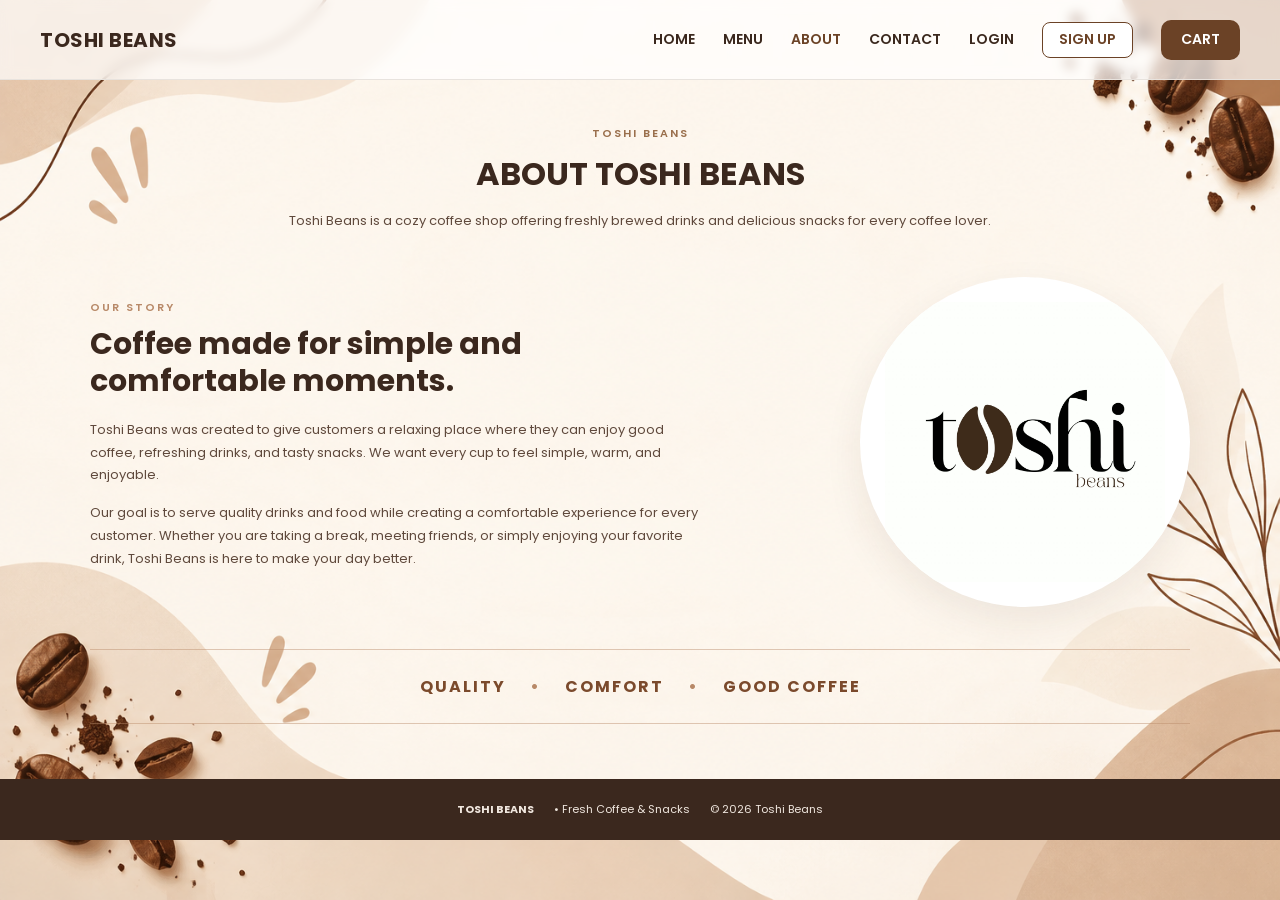
<file: ToshiBeansWebsite/about.html>
<!DOCTYPE html>
<html lang="en">

<head>
    <meta charset="UTF-8">
    <meta name="viewport" content="width=device-width, initial-scale=1.0">

    <title>Toshi Beans | About</title>

    <link rel="stylesheet" href="css/style.css">

    <style>

        /* =========================
           ABOUT PAGE
        ========================= */

        body.aboutx-body {
            margin: 0;
            min-height: 100vh;

            background-image: url("images/home.png");
            background-size: 100vw 100vh;
            background-position: center top;
            background-repeat: no-repeat;
            background-attachment: fixed;

            background-color: #F7F1E8;
        }


        /* HEADER */

        .aboutx-body .site-header {
            background: rgba(255, 255, 255, 0.70);
            backdrop-filter: blur(6px);
        }


        /* MAIN */

        .aboutx-main {
            width: min(1100px, calc(100% - 60px));

            margin: 0 auto;

            padding: 45px 0 55px;
        }


        /* TOP HEADING */

        .aboutx-heading {
            max-width: 760px;

            margin: 0 auto 45px;

            text-align: center;
        }

        .aboutx-small-top {
            margin: 0 0 8px;

            font-size: 11px;
            font-weight: 600;

            letter-spacing: 2px;

            color: #9A6F4C;
        }

        .aboutx-heading h1 {
            margin: 0 0 12px;

            font-size: 32px;
            font-weight: 700;

            color: #3B281E;
        }

        .aboutx-heading-text {
            margin: 0;

            font-size: 13px;
            line-height: 1.7;

            color: #5F493C;
        }


        /* STORY + LOGO */

        .aboutx-content {
            display: grid;

            grid-template-columns:
                minmax(0, 1fr)
                330px;

            align-items: center;

            gap: 80px;

            margin-bottom: 42px;
        }


        /* STORY */

        .aboutx-story {
            width: 100%;
        }

        .aboutx-story-label {
            margin: 0 0 10px;

            font-size: 11px;
            font-weight: 600;

            letter-spacing: 2px;

            color: #B88968;
        }

        .aboutx-story h2 {
            max-width: 560px;

            margin: 0 0 18px;

            font-size: 30px;
            line-height: 1.25;

            color: #3B281E;
        }

        .aboutx-story-text {
            max-width: 620px;

            margin: 0 0 15px;

            font-size: 13px;
            line-height: 1.75;

            color: #5F493C;
        }


        /* LOGO */

        .aboutx-logo-wrap {
            width: 330px;
            height: 330px;

            border-radius: 50%;

            overflow: hidden;

            background: #FFFFFF;

            display: flex;
            align-items: center;
            justify-content: center;

            box-shadow:
                0 15px 38px rgba(59, 40, 30, 0.08);
        }

        .aboutx-logo {
            width: 85%;
            height: 85%;

            display: block;

            object-fit: contain;
        }


        /* TAGLINE */

        .aboutx-tagline {
            min-height: 75px;

            border-top:
                1px solid rgba(184, 137, 104, 0.45);

            border-bottom:
                1px solid rgba(184, 137, 104, 0.45);

            display: flex;
            align-items: center;
            justify-content: center;

            gap: 24px;

            text-align: center;

            font-size: 16px;
            font-weight: 700;

            letter-spacing: 2px;

            color: #7B4A2C;
        }

        .aboutx-tagline span {
            color: #B88968;
        }


        /* FOOTER */

        .aboutx-body .site-footer {
            width: 100%;

            margin: 0;

            padding: 22px 0;

            background: #3B281E;
        }

        .aboutx-body .footer-container {
            width: min(1200px, calc(100% - 40px));

            margin: 0 auto;

            display: flex;
            align-items: center;
            justify-content: center;

            gap: 20px;

            text-align: center;
        }

        .aboutx-body .footer-brand,
        .aboutx-body .footer-container p {
            font-size: 11px;

            color: #F0E7DF;
        }


        /* TABLET */

        @media (max-width: 850px) {

            .aboutx-content {
                grid-template-columns: 1fr;

                gap: 40px;
            }

            .aboutx-story {
                text-align: center;
            }

            .aboutx-story h2,
            .aboutx-story-text {
                margin-left: auto;
                margin-right: auto;
            }

            .aboutx-logo-wrap {
                margin: 0 auto;
            }

        }


        /* PHONE */

        @media (max-width: 600px) {

            .aboutx-main {
                width: calc(100% - 30px);

                padding: 35px 0 45px;
            }

            .aboutx-heading h1 {
                font-size: 27px;
            }

            .aboutx-story h2 {
                font-size: 23px;
            }

            .aboutx-logo-wrap {
                width: 240px;
                height: 240px;
            }

            .aboutx-tagline {
                flex-direction: column;

                gap: 5px;

                padding: 20px 10px;

                font-size: 13px;
            }

        }

    </style>
</head>


<body class="aboutx-body">


    <!-- HEADER -->
    <header class="site-header">

        <div class="header-container">

            <a href="index.html" class="brand">
                TOSHI BEANS
            </a>

            <nav class="main-nav">

                <a href="index.html" class="nav-link">
                    HOME
                </a>

                <a href="menu.html" class="nav-link">
                    MENU
                </a>

                <a href="about.html" class="nav-link active">
                    ABOUT
                </a>

                <a href="contact.html" class="nav-link">
                    CONTACT
                </a>

                <a href="login.html" class="nav-link">
                    LOGIN
                </a>

                <a href="signup.html" class="signup-btn">
                    SIGN UP
                </a>

                <a href="cart.html" class="order-nav-btn">
                    CART
                </a>

            </nav>

        </div>

    </header>


    <!-- ABOUT -->
    <main class="aboutx-main">


        <!-- HEADING -->
        <section class="aboutx-heading">

            <p class="aboutx-small-top">
                TOSHI BEANS
            </p>

            <h1>
                ABOUT TOSHI BEANS
            </h1>

            <p class="aboutx-heading-text">
                Toshi Beans is a cozy coffee shop offering freshly brewed
                drinks and delicious snacks for every coffee lover.
            </p>

        </section>


        <!-- STORY + LOGO -->
        <section class="aboutx-content">


            <!-- STORY -->
            <div class="aboutx-story">

                <p class="aboutx-story-label">
                    OUR STORY
                </p>

                <h2>
                    Coffee made for simple and comfortable moments.
                </h2>

                <p class="aboutx-story-text">
                    Toshi Beans was created to give customers a relaxing
                    place where they can enjoy good coffee, refreshing drinks,
                    and tasty snacks. We want every cup to feel simple,
                    warm, and enjoyable.
                </p>

                <p class="aboutx-story-text">
                    Our goal is to serve quality drinks and food while
                    creating a comfortable experience for every customer.
                    Whether you are taking a break, meeting friends, or
                    simply enjoying your favorite drink, Toshi Beans is
                    here to make your day better.
                </p>

            </div>


            <!-- LOGO -->
            <div class="aboutx-logo-wrap">

                <img
                    src="images/logo.jpg"
                    alt="Toshi Beans Logo"
                    class="aboutx-logo"
                >

            </div>

        </section>


        <!-- TAGLINE -->
        <section class="aboutx-tagline">

            QUALITY

            <span>•</span>

            COMFORT

            <span>•</span>

            GOOD COFFEE

        </section>

    </main>


    <!-- FOOTER -->
    <footer class="site-footer">

        <div class="footer-container">

            <div class="footer-brand">
                TOSHI BEANS
            </div>

            <p>
                • Fresh Coffee & Snacks
            </p>

            <p class="copyright">
                © 2026 Toshi Beans
            </p>

        </div>

    </footer>


    <script src="js/main.js"></script>

</body>

</html>
</file>
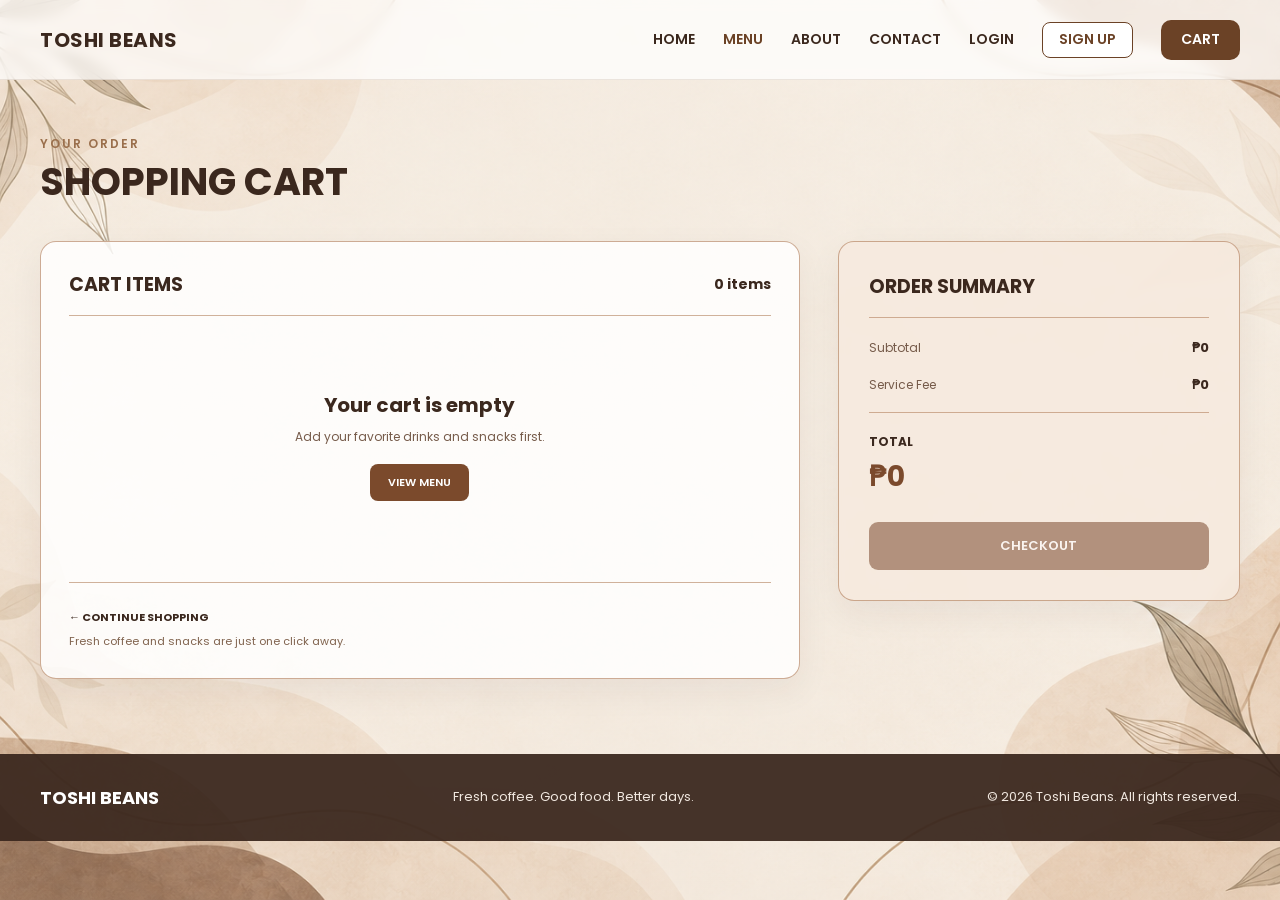
<file: ToshiBeansWebsite/cart.html>
<!DOCTYPE html>
<html lang="en">

<head>
    <meta charset="UTF-8">
    <meta name="viewport" content="width=device-width, initial-scale=1.0">

    <title>Toshi Beans | Cart</title>

    <link rel="stylesheet" href="css/style.css">

    <style>

        /* =========================
           CART PAGE BACKGROUND
        ========================= */

        body {
            margin: 0;
            min-height: 100vh;

            font-family: "Poppins", sans-serif;

            color: #3B281E;

            background-image:
                linear-gradient(
                    rgba(247, 241, 232, 0.20),
                    rgba(247, 241, 232, 0.20)
                ),
                url("images/cart.png");

            background-size: cover;
            background-position: center top;
            background-repeat: no-repeat;
            background-attachment: fixed;

            background-color: #F7F1E8;
        }


        /* =========================
           HEADER
        ========================= */

        .site-header {
            background: rgba(255, 255, 255, 0.72);

            backdrop-filter: blur(6px);

            border-bottom:
                1px solid rgba(107, 66, 38, 0.12);
        }


        /* =========================
           CART PAGE
        ========================= */

        .cart-page {
            width: min(1200px, calc(100% - 60px));

            min-height: 650px;

            margin: 0 auto;

            padding: 55px 0 75px;
        }


        /* =========================
           TITLE
        ========================= */

        .cart-heading-small {
            margin: 0 0 8px;

            font-size: 12px;
            font-weight: 600;

            letter-spacing: 2px;

            color: #9A6F4C;
        }

        .cart-title {
            margin: 0 0 38px;

            font-size: 38px;
            line-height: 1.1;

            font-weight: 700;

            color: #3B281E;
        }


        /* =========================
           MAIN LAYOUT
        ========================= */

        .cart-layout {
            display: grid;

            grid-template-columns:
                minmax(0, 1.7fr)
                minmax(300px, 0.9fr);

            gap: 38px;

            align-items: start;
        }


        /* =========================
           CART CARDS
        ========================= */

        .cart-card,
        .summary-card {
            border:
                1px solid rgba(184, 137, 104, 0.70);

            border-radius: 16px;

            box-shadow:
                0 12px 35px rgba(59, 40, 30, 0.06);
        }


        /* LEFT CART */

        .cart-card {
            min-height: 410px;

            padding: 28px;

            background:
                rgba(255, 255, 255, 0.84);
        }


        /* RIGHT SUMMARY */

        .summary-card {
            padding: 30px;

            background:
                rgba(246, 234, 223, 0.88);

            backdrop-filter: blur(3px);
        }


        /* =========================
           CARD HEADERS
        ========================= */

        .cart-card-header {
            display: flex;

            align-items: center;
            justify-content: space-between;

            gap: 20px;
        }

        .cart-card-header h2,
        .summary-card h2 {
            margin: 0;

            font-size: 19px;
            font-weight: 700;

            color: #3B281E;
        }

        .item-count {
            font-size: 14px;
            font-weight: 700;

            color: #3B281E;
        }

        .divider {
            width: 100%;
            height: 1px;

            margin: 16px 0 20px;

            background:
                rgba(184, 137, 104, 0.65);
        }


        /* =========================
           CART ITEMS
        ========================= */

        .cart-list {
            min-height: 230px;

            display: flex;
            flex-direction: column;

            gap: 18px;
        }

        .cart-item {
            display: grid;

            grid-template-columns:
                minmax(0, 1fr)
                90px
                85px;

            align-items: center;

            gap: 20px;

            padding-bottom: 12px;
        }

        .cart-item-name {
            margin: 0 0 3px;

            font-size: 15px;
            font-weight: 700;

            color: #3B281E;

            text-transform: uppercase;
        }

        .cart-item-meta {
            margin: 0;

            font-size: 11px;
            font-weight: 500;

            color: #805D43;
        }

        .cart-item-price {
            text-align: right;

            font-size: 14px;
            font-weight: 700;

            color: #7B4A2C;
        }


        /* =========================
           REMOVE
        ========================= */

        .remove-btn {
            min-height: 34px;

            border:
                1px solid #B88968;

            border-radius: 7px;

            background:
                rgba(255, 255, 255, 0.80);

            color: #7B4A2C;

            font-size: 10px;
            font-weight: 700;

            cursor: pointer;

            transition: 0.2s ease;
        }

        .remove-btn:hover {
            background: #7B4A2C;

            color: #FFFFFF;
        }


        /* =========================
           CONTINUE SHOPPING
        ========================= */

        .continue-shopping {
            display: inline-block;

            margin-top: 3px;

            text-decoration: none;

            color: #3B281E;

            font-size: 11px;
            font-weight: 700;
        }

        .continue-shopping:hover {
            color: #7B4A2C;
        }

        .continue-note {
            margin: 5px 0 0;

            font-size: 11px;

            color: #80634E;
        }


        /* =========================
           ORDER SUMMARY
        ========================= */

        .summary-row {
            display: flex;

            align-items: center;
            justify-content: space-between;

            gap: 20px;

            margin-bottom: 17px;

            font-size: 12px;

            color: #765B4A;
        }

        .summary-row strong {
            font-size: 13px;

            color: #3B281E;
        }

        .summary-total {
            display: flex;

            flex-direction: column;

            gap: 5px;

            margin-bottom: 24px;
        }

        .summary-total span {
            font-size: 12px;
            font-weight: 700;

            color: #3B281E;
        }

        .summary-total strong {
            font-size: 28px;
            font-weight: 700;

            color: #7B4A2C;
        }


        /* =========================
           CHECKOUT
        ========================= */

        .checkout-btn {
            width: 100%;
            height: 48px;

            border: none;

            border-radius: 9px;

            background: #7B4A2C;

            color: #FFFFFF;

            font-size: 13px;
            font-weight: 600;

            cursor: pointer;

            transition: 0.2s ease;
        }

        .checkout-btn:hover {
            background: #5E351F;

            transform: translateY(-1px);
        }

        .checkout-btn:disabled {
            opacity: 0.55;

            cursor: not-allowed;

            transform: none;
        }


        /* =========================
           EMPTY CART
        ========================= */

        .empty-cart {
            min-height: 220px;

            display: flex;
            flex-direction: column;

            align-items: center;
            justify-content: center;

            text-align: center;
        }

        .empty-cart h3 {
            margin: 0 0 8px;

            font-size: 20px;

            color: #3B281E;
        }

        .empty-cart p {
            margin: 0;

            font-size: 12px;

            color: #765B4A;
        }

        .empty-cart a {
            margin-top: 18px;

            padding: 10px 18px;

            border-radius: 8px;

            background: #7B4A2C;

            color: #FFFFFF;

            text-decoration: none;

            font-size: 11px;
            font-weight: 600;
        }


        /* =========================
           FOOTER
        ========================= */

        .site-footer {
            background:
                rgba(59, 40, 30, 0.94);
        }


        /* =========================
           RESPONSIVE
        ========================= */

        @media (max-width: 900px) {

            .cart-layout {
                grid-template-columns: 1fr;
            }

        }


        @media (max-width: 600px) {

            .cart-page {
                width: calc(100% - 30px);

                padding: 40px 0 55px;
            }

            .cart-title {
                font-size: 30px;
            }

            .cart-card,
            .summary-card {
                padding: 20px;
            }

            .cart-item {
                grid-template-columns:
                    1fr auto;

                gap: 10px;
            }

            .cart-item-price {
                text-align: right;
            }

            .remove-btn {
                grid-column: 1 / 3;

                width: 100%;
            }

        }

    </style>
</head>


<body>

    <!-- HEADER -->
    <header class="site-header">

        <div class="header-container">

            <a href="index.html" class="brand">
                TOSHI BEANS
            </a>

            <nav class="main-nav">

                <a href="index.html" class="nav-link">
                    HOME
                </a>

                <a href="menu.html" class="nav-link active">
                    MENU
                </a>

                <a href="about.html" class="nav-link">
                    ABOUT
                </a>

                <a href="contact.html" class="nav-link">
                    CONTACT
                </a>

                <a href="login.html" class="nav-link">
                    LOGIN
                </a>

                <a href="signup.html" class="signup-btn">
                    SIGN UP
                </a>

                <a href="cart.html" class="order-nav-btn">
                    CART
                </a>

            </nav>

        </div>

    </header>


    <!-- CART -->
    <main class="cart-page">

        <p class="cart-heading-small">
            YOUR ORDER
        </p>

        <h1 class="cart-title">
            SHOPPING CART
        </h1>


        <section class="cart-layout">


            <!-- LEFT -->
            <div class="cart-card">

                <div class="cart-card-header">

                    <h2>
                        CART ITEMS
                    </h2>

                    <span
                        class="item-count"
                        id="itemCount"
                    >
                        0 items
                    </span>

                </div>


                <div class="divider"></div>


                <div
                    class="cart-list"
                    id="cartList"
                >
                </div>


                <div class="divider"></div>


                <a
                    href="menu.html"
                    class="continue-shopping"
                >
                    ← CONTINUE SHOPPING
                </a>

                <p class="continue-note">
                    Fresh coffee and snacks are just one click away.
                </p>

            </div>


            <!-- RIGHT -->
            <aside class="summary-card">

                <h2>
                    ORDER SUMMARY
                </h2>


                <div class="divider"></div>


                <div class="summary-row">

                    <span>
                        Subtotal
                    </span>

                    <strong id="subtotalAmount">
                        ₱0
                    </strong>

                </div>


                <div class="summary-row">

                    <span>
                        Service Fee
                    </span>

                    <strong id="serviceFeeAmount">
                        ₱0
                    </strong>

                </div>


                <div class="divider"></div>


                <div class="summary-total">

                    <span>
                        TOTAL
                    </span>

                    <strong id="totalAmount">
                        ₱0
                    </strong>

                </div>


                <button
                    type="button"
                    class="checkout-btn"
                    id="checkoutButton"
                >
                    CHECKOUT
                </button>

            </aside>

        </section>

    </main>


    <!-- FOOTER -->
    <footer class="site-footer">

        <div class="footer-container">

            <div class="footer-brand">
                TOSHI BEANS
            </div>

            <p>
                Fresh coffee. Good food. Better days.
            </p>

            <p class="copyright">
                © 2026 Toshi Beans. All rights reserved.
            </p>

        </div>

    </footer>


    <script>

        const CART_KEY = "toshiBeansCart";


        function getCart() {

            return JSON.parse(
                localStorage.getItem(CART_KEY)
            ) || [];

        }


        function saveCart(cart) {

            localStorage.setItem(
                CART_KEY,
                JSON.stringify(cart)
            );

        }


        function peso(value) {

            return "₱" +
                Number(value).toLocaleString("en-PH");

        }


        function removeItem(index) {

            const cart = getCart();

            cart.splice(index, 1);

            saveCart(cart);

            renderCart();

        }


        function renderCart() {

            const cart =
                getCart();


            const cartList =
                document.getElementById("cartList");

            const itemCount =
                document.getElementById("itemCount");

            const subtotalAmount =
                document.getElementById("subtotalAmount");

            const serviceFeeAmount =
                document.getElementById("serviceFeeAmount");

            const totalAmount =
                document.getElementById("totalAmount");

            const checkoutButton =
                document.getElementById("checkoutButton");


            cartList.innerHTML = "";


            if (cart.length === 0) {

                itemCount.textContent =
                    "0 items";

                subtotalAmount.textContent =
                    "₱0";

                serviceFeeAmount.textContent =
                    "₱0";

                totalAmount.textContent =
                    "₱0";

                checkoutButton.disabled =
                    true;


                cartList.innerHTML = `

                    <div class="empty-cart">

                        <h3>
                            Your cart is empty
                        </h3>

                        <p>
                            Add your favorite drinks and snacks first.
                        </p>

                        <a href="menu.html">
                            VIEW MENU
                        </a>

                    </div>

                `;


                return;

            }


            let subtotal = 0;
            let totalItems = 0;


            cart.forEach((item, index) => {

                const quantity =
                    Number(item.quantity);

                const price =
                    Number(item.price);

                const itemTotal =
                    price * quantity;


                subtotal +=
                    itemTotal;

                totalItems +=
                    quantity;


                const row =
                    document.createElement("div");


                row.className =
                    "cart-item";


                const itemType =
                    item.size === "1 serving"
                    ? quantity +
                      (quantity === 1
                        ? " serving"
                        : " servings")
                    : item.size +
                      " • " +
                      quantity +
                      (quantity === 1
                        ? " cup"
                        : " cups");


                row.innerHTML = `

                    <div>

                        <h3 class="cart-item-name">
                            ${item.name}
                        </h3>

                        <p class="cart-item-meta">
                            ${itemType}
                        </p>

                    </div>


                    <div class="cart-item-price">
                        ${peso(itemTotal)}
                    </div>


                    <button
                        type="button"
                        class="remove-btn"
                        onclick="removeItem(${index})"
                    >
                        REMOVE
                    </button>

                `;


                cartList.appendChild(row);

            });


            itemCount.textContent =
                totalItems +
                (totalItems === 1
                    ? " item"
                    : " items");


            subtotalAmount.textContent =
                peso(subtotal);


            /* Reference design uses ₱0 */
            const serviceFee = 0;


            serviceFeeAmount.textContent =
                peso(serviceFee);


            totalAmount.textContent =
                peso(
                    subtotal + serviceFee
                );


            checkoutButton.disabled =
                false;

        }


        document
            .getElementById("checkoutButton")
            .addEventListener(
                "click",
                function () {

                    const cart =
                        getCart();


                    if (cart.length === 0) {
                        return;
                    }


                    /* Remember that Login came from checkout */
                    localStorage.setItem(
                        "toshiBeansCheckout",
                        "true"
                    );


                    window.location.href =
                        "login.html";

                }
            );


        renderCart();

    </script>


    <script src="js/main.js"></script>

</body>

</html>
</file>
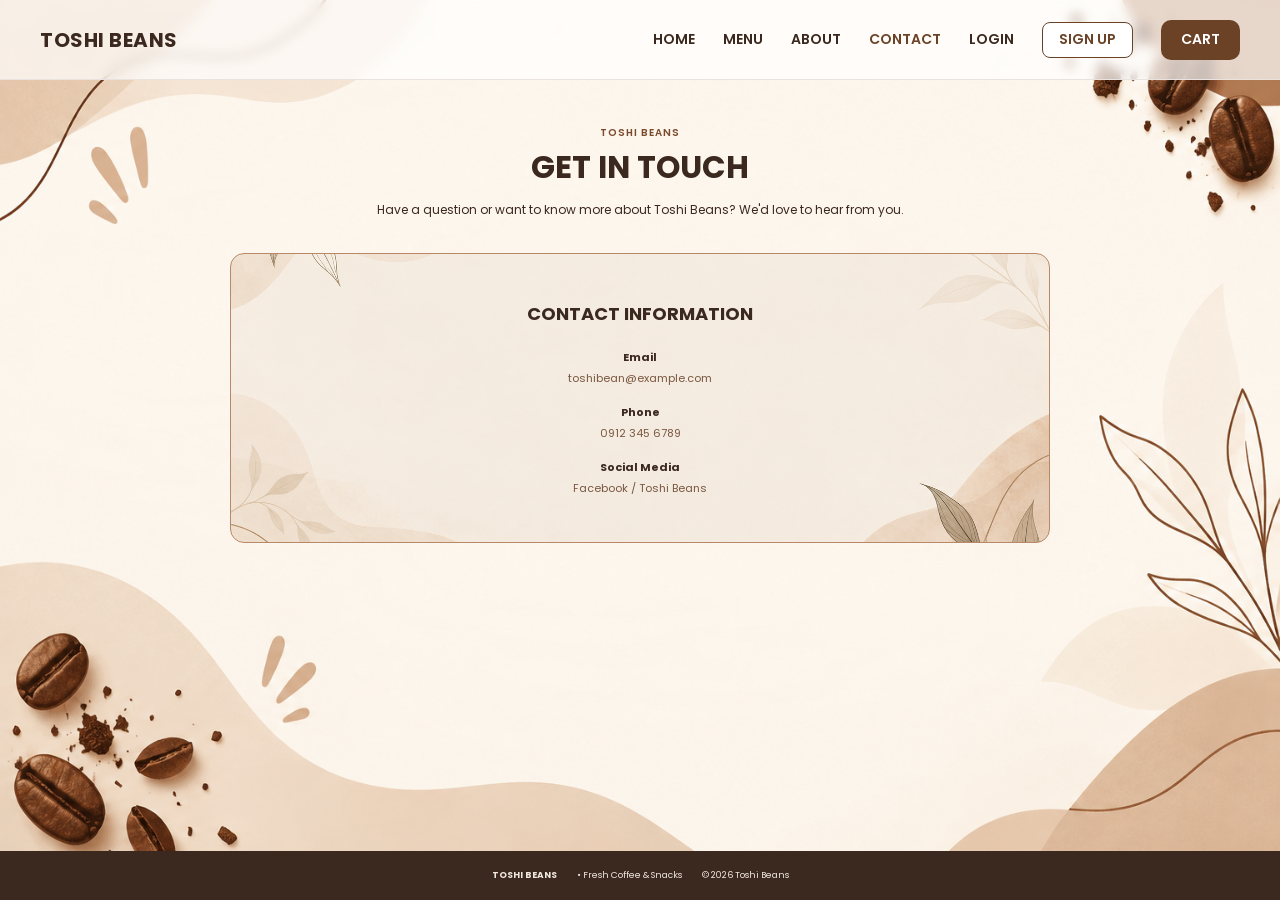
<file: ToshiBeansWebsite/contact.html>
<!DOCTYPE html>
<html lang="en">

<head>
    <meta charset="UTF-8">
    <meta name="viewport" content="width=device-width, initial-scale=1.0">

    <title>Toshi Beans | Contact</title>

    <link rel="stylesheet" href="css/style.css">

    <style>

        /* =========================
           CONTACT PAGE ONLY
        ========================= */

        body.contactx-body {
            margin: 0;
            min-height: 100vh;

            display: flex;
            flex-direction: column;

            background-image: url("images/home.png");
            background-size: 100vw 100vh;
            background-position: center top;
            background-repeat: no-repeat;
            background-attachment: fixed;

            background-color: #F7F1E8;
        }


        /* HEADER */

        .contactx-body .site-header {
            background: rgba(255, 255, 255, 0.70);
            backdrop-filter: blur(6px);
        }


        /* MAIN */

        .contactx-main {
            flex: 1;

            width: min(1100px, calc(100% - 60px));

            margin: 0 auto;

            padding: 45px 0 55px;
        }


        /* HEADING */

        .contactx-heading {
            max-width: 760px;

            margin: 0 auto 34px;

            text-align: center;
        }

        .contactx-brand-label {
            margin: 0 0 8px;

            font-size: 10px;
            font-weight: 600;

            letter-spacing: 1px;

            color: #7B4A2C;
        }

        .contactx-heading h1 {
            margin: 0 0 14px;

            font-size: 31px;
            line-height: 1.2;

            font-weight: 700;

            color: #3B281E;
        }

        .contactx-heading-text {
            margin: 0;

            font-size: 12px;
            line-height: 1.6;

            color: #3B281E;
        }


        /* CONTACT CARD */

        .contactx-card {
            width: min(820px, 100%);
            min-height: 290px;

            margin: 0 auto;

            padding: 38px 40px;

            border: 1px solid #B88968;
            border-radius: 14px;

            background-image:
                linear-gradient(
                    rgba(255,255,255,0.08),
                    rgba(255,255,255,0.08)
                ),
                url("images/cart.png");

            background-size: cover;
            background-position: center;
            background-repeat: no-repeat;

            display: flex;
            flex-direction: column;

            align-items: center;
            justify-content: center;

            text-align: center;
        }


        /* CARD TITLE */

        .contactx-card h2 {
            margin: 0 0 22px;

            font-size: 18px;
            font-weight: 700;

            color: #3B281E;
        }


        /* INFO */

        .contactx-info {
            margin-bottom: 17px;
        }

        .contactx-info:last-child {
            margin-bottom: 0;
        }

        .contactx-info h3 {
            margin: 0 0 4px;

            font-size: 11px;
            font-weight: 700;

            color: #3B281E;
        }

        .contactx-info p {
            margin: 0;

            font-size: 11px;

            color: #7A5841;
        }


        /* FOOTER */

        .contactx-body .site-footer {
            width: 100%;

            margin: 0;
            padding: 18px 0;

            background: #3B281E;

            color: #FFFFFF;
        }

        .contactx-body .footer-container {
            width: min(1100px, calc(100% - 40px));

            margin: 0 auto;

            display: flex;
            align-items: center;
            justify-content: center;

            gap: 20px;

            text-align: center;
        }

        .contactx-body .footer-brand,
        .contactx-body .footer-container p {
            font-size: 9px;

            color: #F0E7DF;
        }

        .contactx-body .copyright {
            text-align: center;
        }


        /* RESPONSIVE */

        @media (max-width: 700px) {

            .contactx-main {
                width: calc(100% - 30px);

                padding: 35px 0 45px;
            }

            .contactx-heading h1 {
                font-size: 27px;
            }

            .contactx-card {
                min-height: 270px;

                padding: 30px 20px;
            }

            .contactx-body .footer-container {
                flex-direction: column;

                gap: 3px;
            }

        }

    </style>
</head>


<body class="contactx-body">


    <!-- HEADER -->
    <header class="site-header">

        <div class="header-container">

            <a href="index.html" class="brand">
                TOSHI BEANS
            </a>

            <nav class="main-nav">

                <a href="index.html" class="nav-link">
                    HOME
                </a>

                <a href="menu.html" class="nav-link">
                    MENU
                </a>

                <a href="about.html" class="nav-link">
                    ABOUT
                </a>

                <a href="contact.html" class="nav-link active">
                    CONTACT
                </a>

                <a href="login.html" class="nav-link">
                    LOGIN
                </a>

                <a href="signup.html" class="signup-btn">
                    SIGN UP
                </a>

                <a href="cart.html" class="order-nav-btn">
                    CART
                </a>

            </nav>

        </div>

    </header>


    <!-- CONTACT -->
    <main class="contactx-main">

        <section class="contactx-heading">

            <p class="contactx-brand-label">
                TOSHI BEANS
            </p>

            <h1>
                GET IN TOUCH
            </h1>

            <p class="contactx-heading-text">
                Have a question or want to know more about Toshi Beans?
                We'd love to hear from you.
            </p>

        </section>


        <section class="contactx-card">

            <h2>
                CONTACT INFORMATION
            </h2>


            <div class="contactx-info">

                <h3>
                    Email
                </h3>

                <p>
                    toshibean@example.com
                </p>

            </div>


            <div class="contactx-info">

                <h3>
                    Phone
                </h3>

                <p>
                    0912 345 6789
                </p>

            </div>


            <div class="contactx-info">

                <h3>
                    Social Media
                </h3>

                <p>
                    Facebook / Toshi Beans
                </p>

            </div>

        </section>

    </main>


    <!-- FOOTER -->
    <footer class="site-footer">

        <div class="footer-container">

            <div class="footer-brand">
                TOSHI BEANS
            </div>

            <p>
                • Fresh Coffee & Snacks
            </p>

            <p class="copyright">
                © 2026 Toshi Beans
            </p>

        </div>

    </footer>


    <script src="js/main.js"></script>

</body>

</html>
</file>
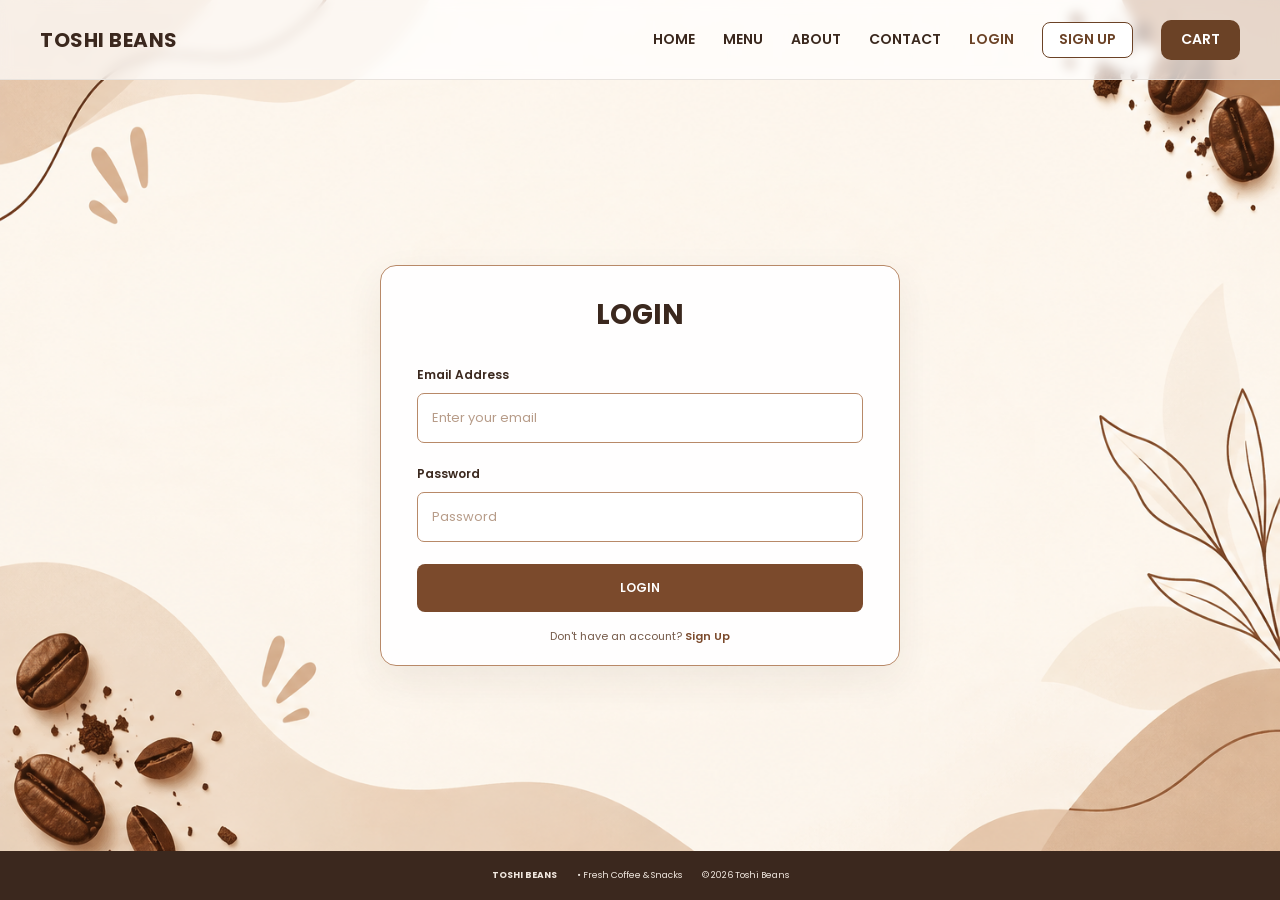
<file: ToshiBeansWebsite/login.html>
<!DOCTYPE html>
<html lang="en">

<head>
    <meta charset="UTF-8">
    <meta name="viewport" content="width=device-width, initial-scale=1.0">

    <title>Toshi Beans | Login</title>

    <link rel="stylesheet" href="css/style.css">

    <style>

        /* =========================
           LOGIN PAGE
        ========================= */

        body.loginx-body {
            min-height: 100vh;

            display: flex;
            flex-direction: column;

            background-image: url("images/home.png");
            background-size: 100vw 100vh;
            background-position: center top;
            background-repeat: no-repeat;
            background-attachment: fixed;

            background-color: #F7F1E8;
        }


        /* HEADER */

        .loginx-body .site-header {
            background: rgba(255, 255, 255, 0.70);
            backdrop-filter: blur(6px);
        }


        /* MAIN */

        .loginx-main {
            flex: 1;

            display: flex;
            align-items: center;
            justify-content: center;

            padding: 55px 20px;
        }


        /* LOGIN CARD */

        .loginx-card {
            width: 520px;
            max-width: 100%;

            padding: 28px 36px 20px;

            background: rgba(255, 255, 255, 0.93);

            border: 1px solid #B88968;
            border-radius: 16px;

            box-shadow:
                0 14px 38px rgba(59, 40, 30, 0.07);
        }


        /* TITLE */

        .loginx-card h1 {
            margin: 0 0 30px;

            text-align: center;

            font-size: 28px;
            font-weight: 700;

            color: #3B281E;
        }


        /* FORM */

        .loginx-form {
            display: flex;
            flex-direction: column;

            gap: 22px;
        }

        .loginx-group {
            display: flex;
            flex-direction: column;

            gap: 9px;
        }

        .loginx-group label {
            font-size: 12px;
            font-weight: 600;

            color: #3B281E;
        }

        .loginx-group input {
            width: 100%;
            height: 50px;

            padding: 0 14px;

            border: 1px solid #B88968;
            border-radius: 7px;

            background: #FFFFFF;

            color: #3B281E;

            font-size: 13px;

            outline: none;
        }

        .loginx-group input::placeholder {
            color: #B79C89;
        }

        .loginx-group input:focus {
            border-color: #6B4226;

            box-shadow:
                0 0 0 3px rgba(107, 66, 38, 0.08);
        }


        /* LOGIN BUTTON */

        .loginx-button {
            width: 100%;
            height: 48px;

            border: none;
            border-radius: 8px;

            background: #7B4A2C;

            color: #FFFFFF;

            font-size: 12px;
            font-weight: 600;

            cursor: pointer;

            transition: 0.2s ease;
        }

        .loginx-button:hover {
            background: #5E351F;
        }


        /* SIGN UP TEXT */

        .loginx-switch {
            margin: 16px 0 0;

            text-align: center;

            font-size: 11px;

            color: #765B4A;
        }

        .loginx-switch a {
            color: #7B4A2C;

            font-weight: 600;
        }

        .loginx-switch a:hover {
            text-decoration: underline;
        }


        /* FOOTER */

        .loginx-body .site-footer {
            width: 100%;

            margin: 0;
            padding: 18px 0;

            background: #3B281E;
        }

        .loginx-body .footer-container {
            width: min(1100px, calc(100% - 40px));

            margin: 0 auto;

            display: flex;
            align-items: center;
            justify-content: center;

            gap: 20px;

            text-align: center;
        }

        .loginx-body .footer-brand,
        .loginx-body .footer-container p {
            font-size: 9px;

            color: #F0E7DF;
        }


        /* PHONE */

        @media (max-width: 600px) {

            .loginx-main {
                padding: 35px 15px;
            }

            .loginx-card {
                padding: 26px 20px 20px;
            }

            .loginx-card h1 {
                font-size: 25px;
            }

        }

    </style>
</head>


<body class="loginx-body">


    <!-- HEADER -->
    <header class="site-header">

        <div class="header-container">

            <a href="index.html" class="brand">
                TOSHI BEANS
            </a>

            <nav class="main-nav">

                <a href="index.html" class="nav-link">
                    HOME
                </a>

                <a href="menu.html" class="nav-link">
                    MENU
                </a>

                <a href="about.html" class="nav-link">
                    ABOUT
                </a>

                <a href="contact.html" class="nav-link">
                    CONTACT
                </a>

                <a href="login.html" class="nav-link active">
                    LOGIN
                </a>

                <a href="signup.html" class="signup-btn">
                    SIGN UP
                </a>

                <a href="cart.html" class="order-nav-btn">
                    CART
                </a>

            </nav>

        </div>

    </header>


    <!-- LOGIN -->
    <main class="loginx-main">

        <section class="loginx-card">

            <h1>
                LOGIN
            </h1>


            <form
                class="loginx-form"
                id="loginForm"
            >

                <div class="loginx-group">

                    <label for="loginEmail">
                        Email Address
                    </label>

                    <input
                        type="email"
                        id="loginEmail"
                        placeholder="Enter your email"
                        required
                    >

                </div>


                <div class="loginx-group">

                    <label for="loginPassword">
                        Password
                    </label>

                    <input
                        type="password"
                        id="loginPassword"
                        placeholder="Password"
                        required
                    >

                </div>


                <button
                    type="submit"
                    class="loginx-button"
                >
                    LOGIN
                </button>

            </form>


            <p class="loginx-switch">

                Don't have an account?

                <a href="signup.html">
                    Sign Up
                </a>

            </p>

        </section>

    </main>


    <!-- FOOTER -->
    <footer class="site-footer">

        <div class="footer-container">

            <div class="footer-brand">
                TOSHI BEANS
            </div>

            <p>
                • Fresh Coffee & Snacks
            </p>

            <p class="copyright">
                © 2026 Toshi Beans
            </p>

        </div>

    </footer>


    <script>

        const loginForm =
            document.getElementById("loginForm");


        loginForm.addEventListener(
            "submit",
            function (event) {

                event.preventDefault();


                const email =
                    document
                        .getElementById("loginEmail")
                        .value
                        .trim();


                const password =
                    document
                        .getElementById("loginPassword")
                        .value
                        .trim();


                if (
                    email === "" ||
                    password === ""
                ) {

                    alert(
                        "Please enter your email and password."
                    );

                    return;

                }


                localStorage.setItem(
                    "toshiBeansLoggedIn",
                    "true"
                );


                localStorage.setItem(
                    "toshiBeansUserEmail",
                    email
                );


                const checkout =
                    localStorage.getItem(
                        "toshiBeansCheckout"
                    );


                if (checkout === "true") {

                    localStorage.removeItem(
                        "toshiBeansCheckout"
                    );


                    window.location.href =
                        "order-confirmed.html";

                }

                else {

                    window.location.href =
                        "index.html";

                }

            }
        );

    </script>


    <script src="js/main.js"></script>

</body>

</html>
</file>
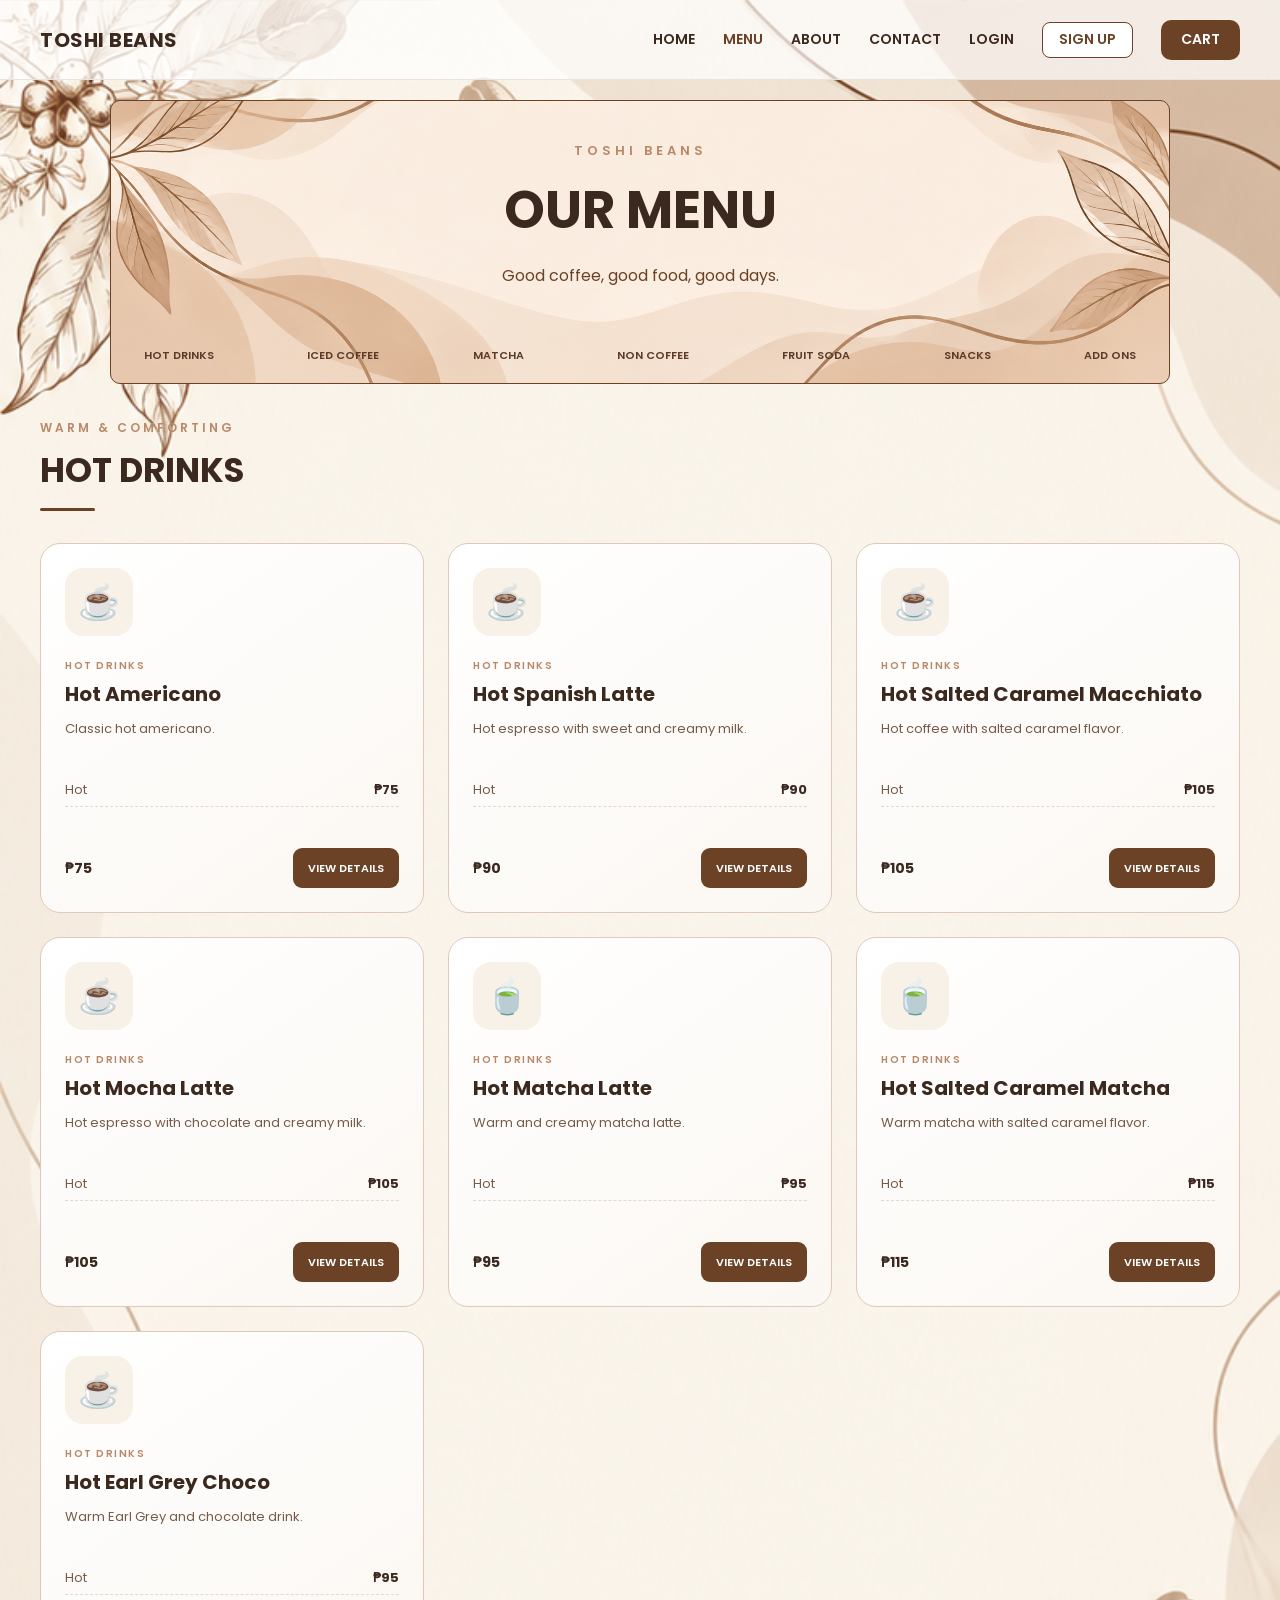
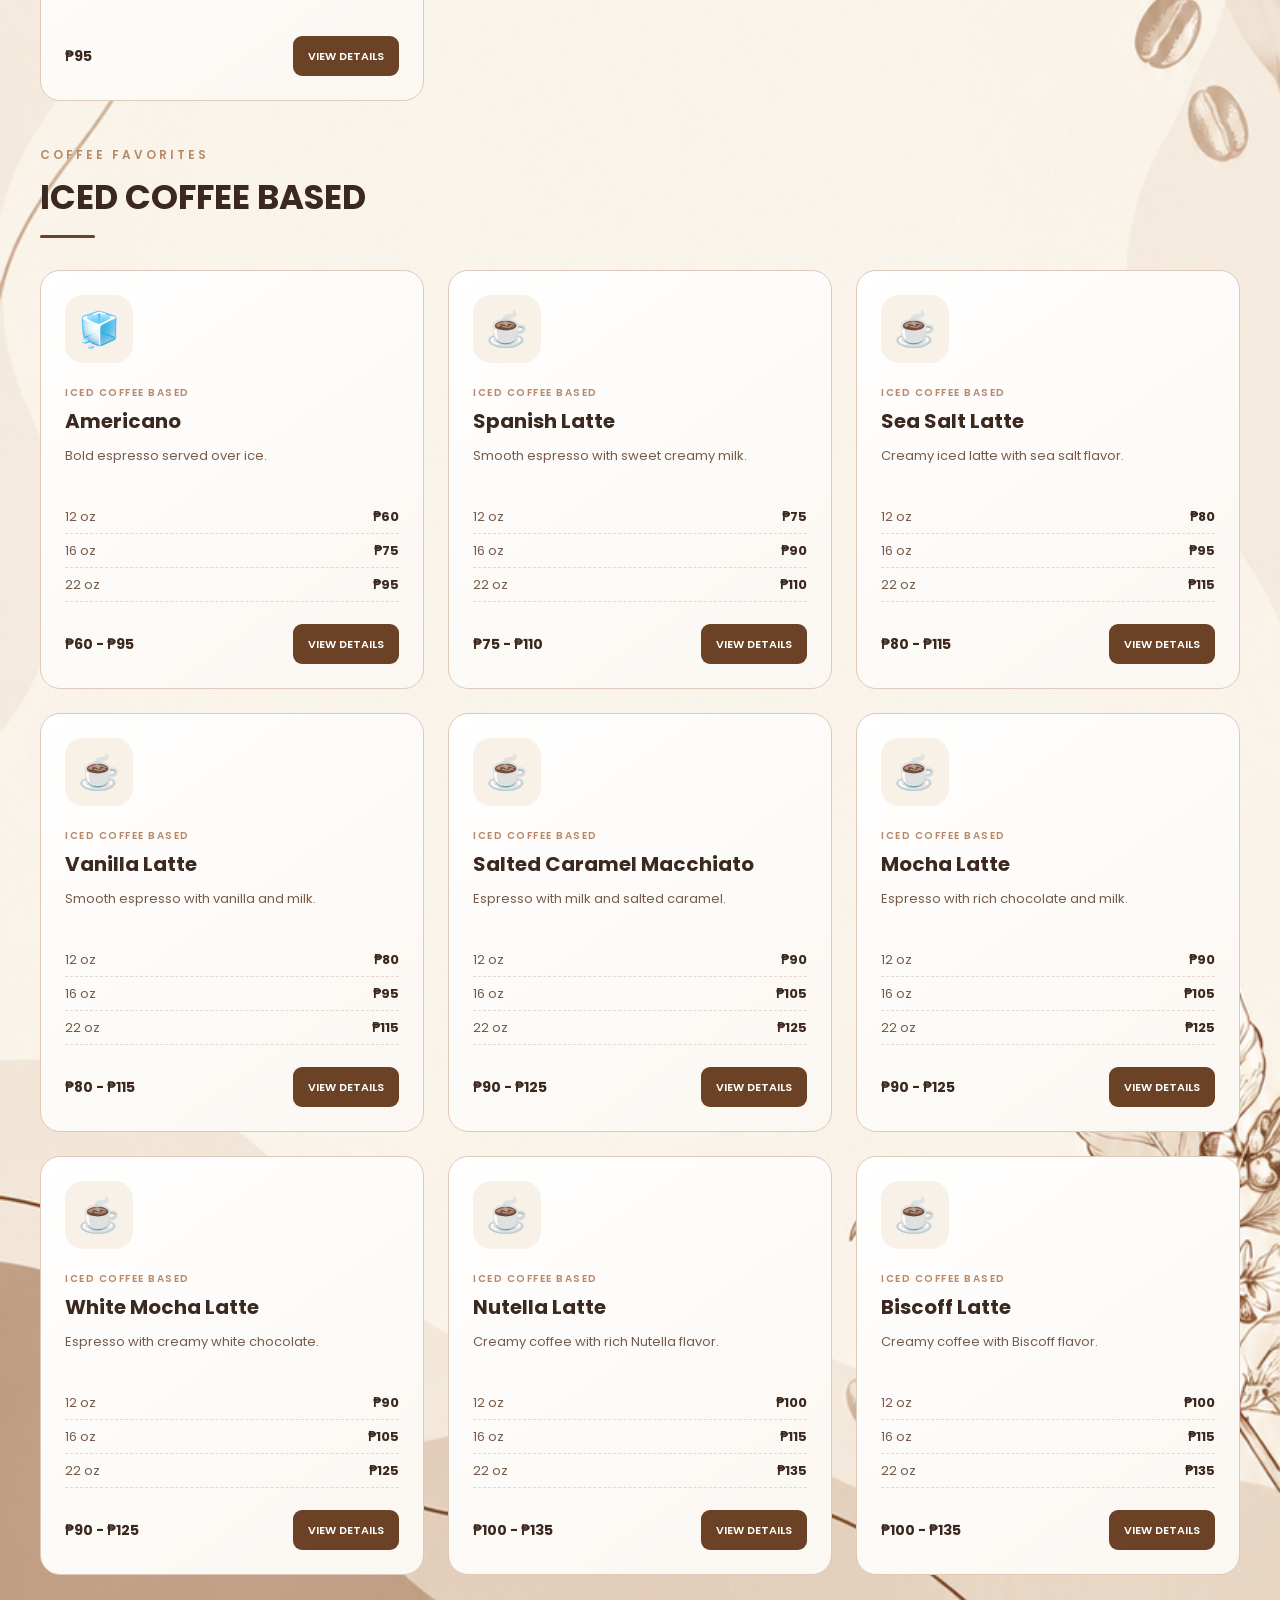
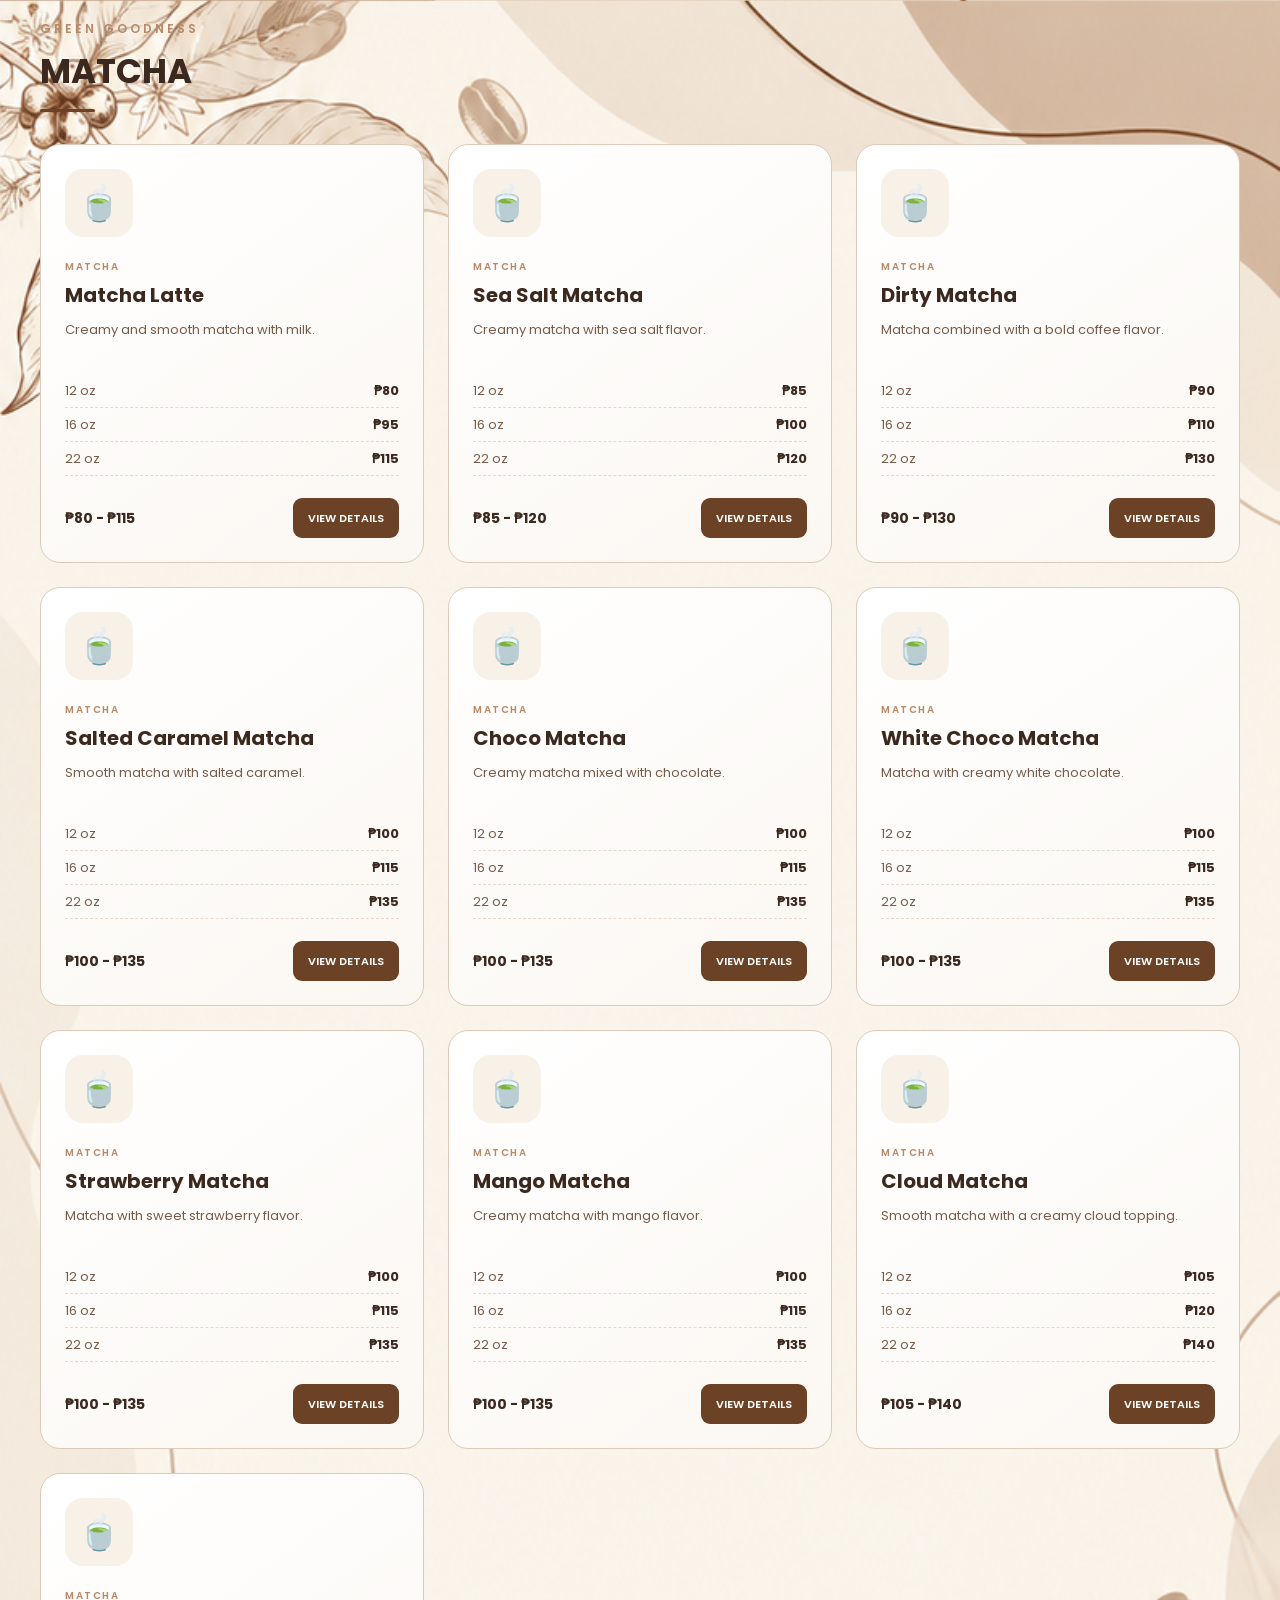
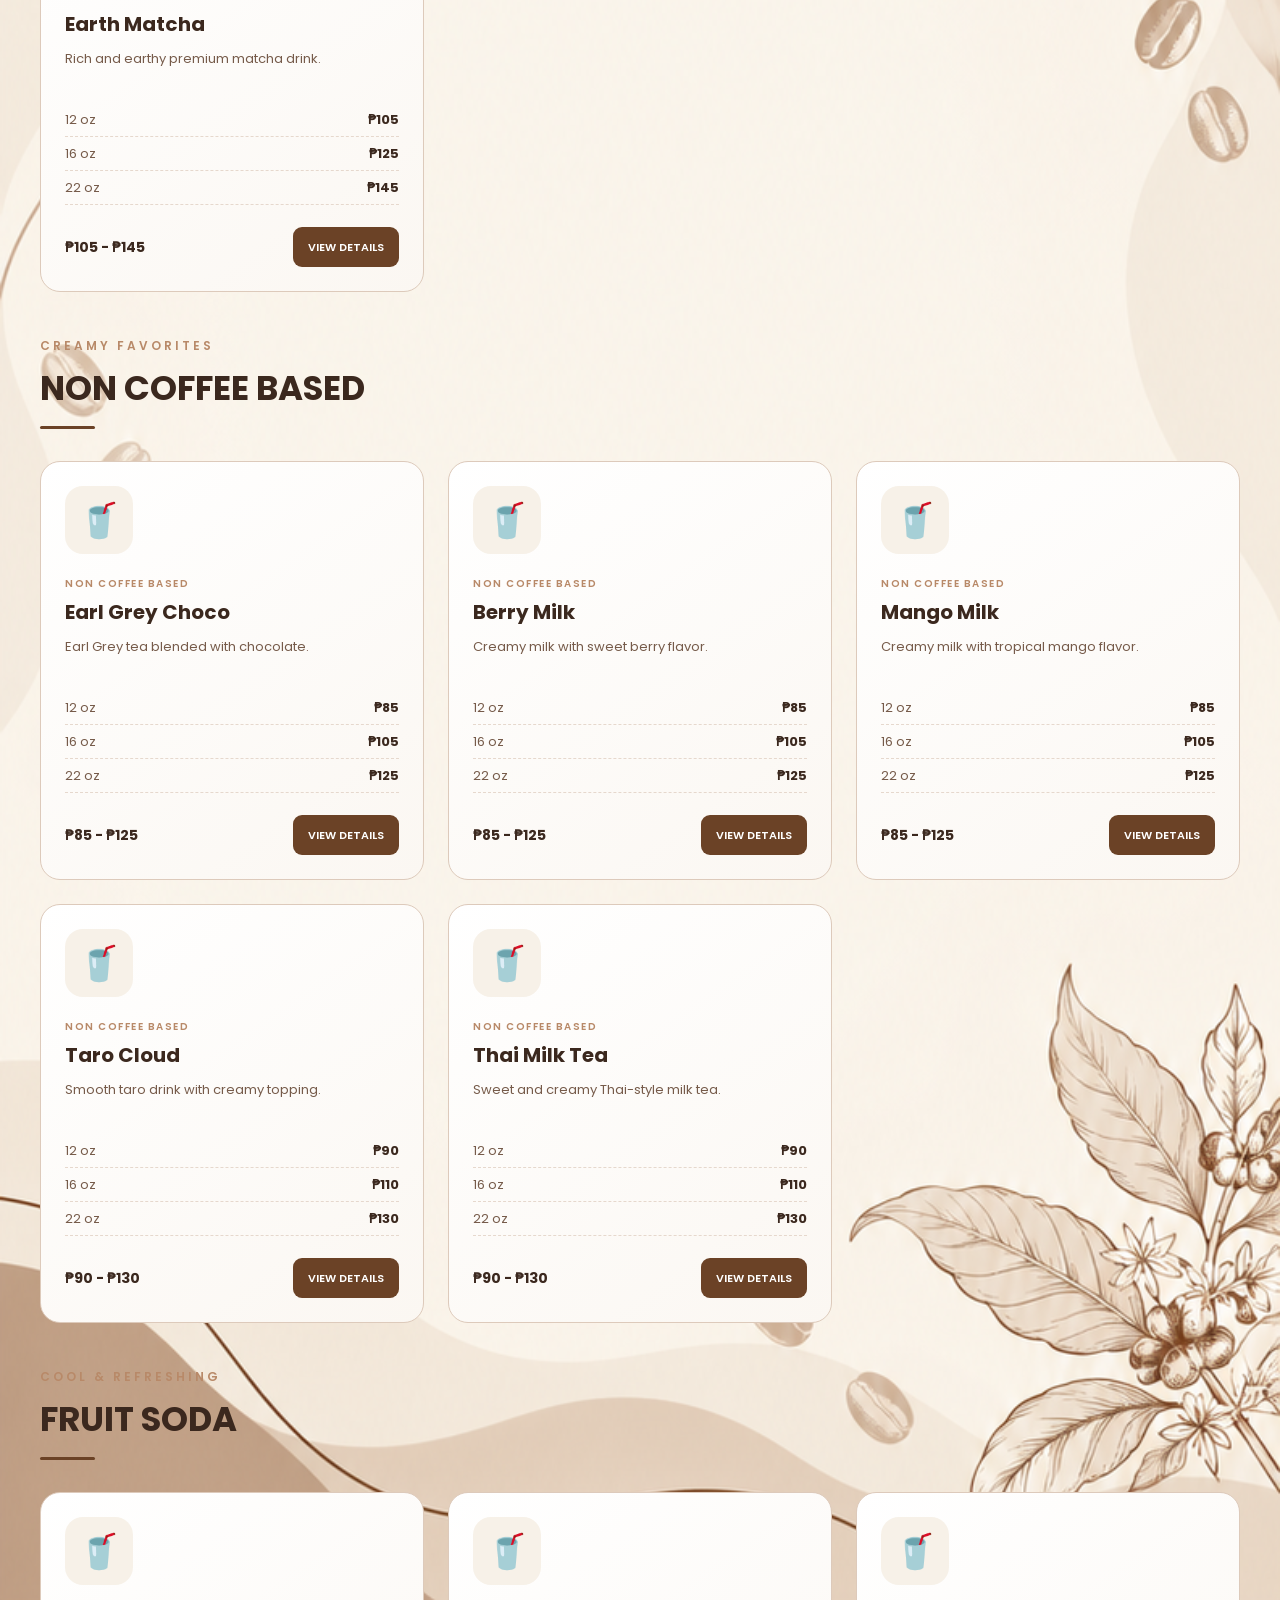
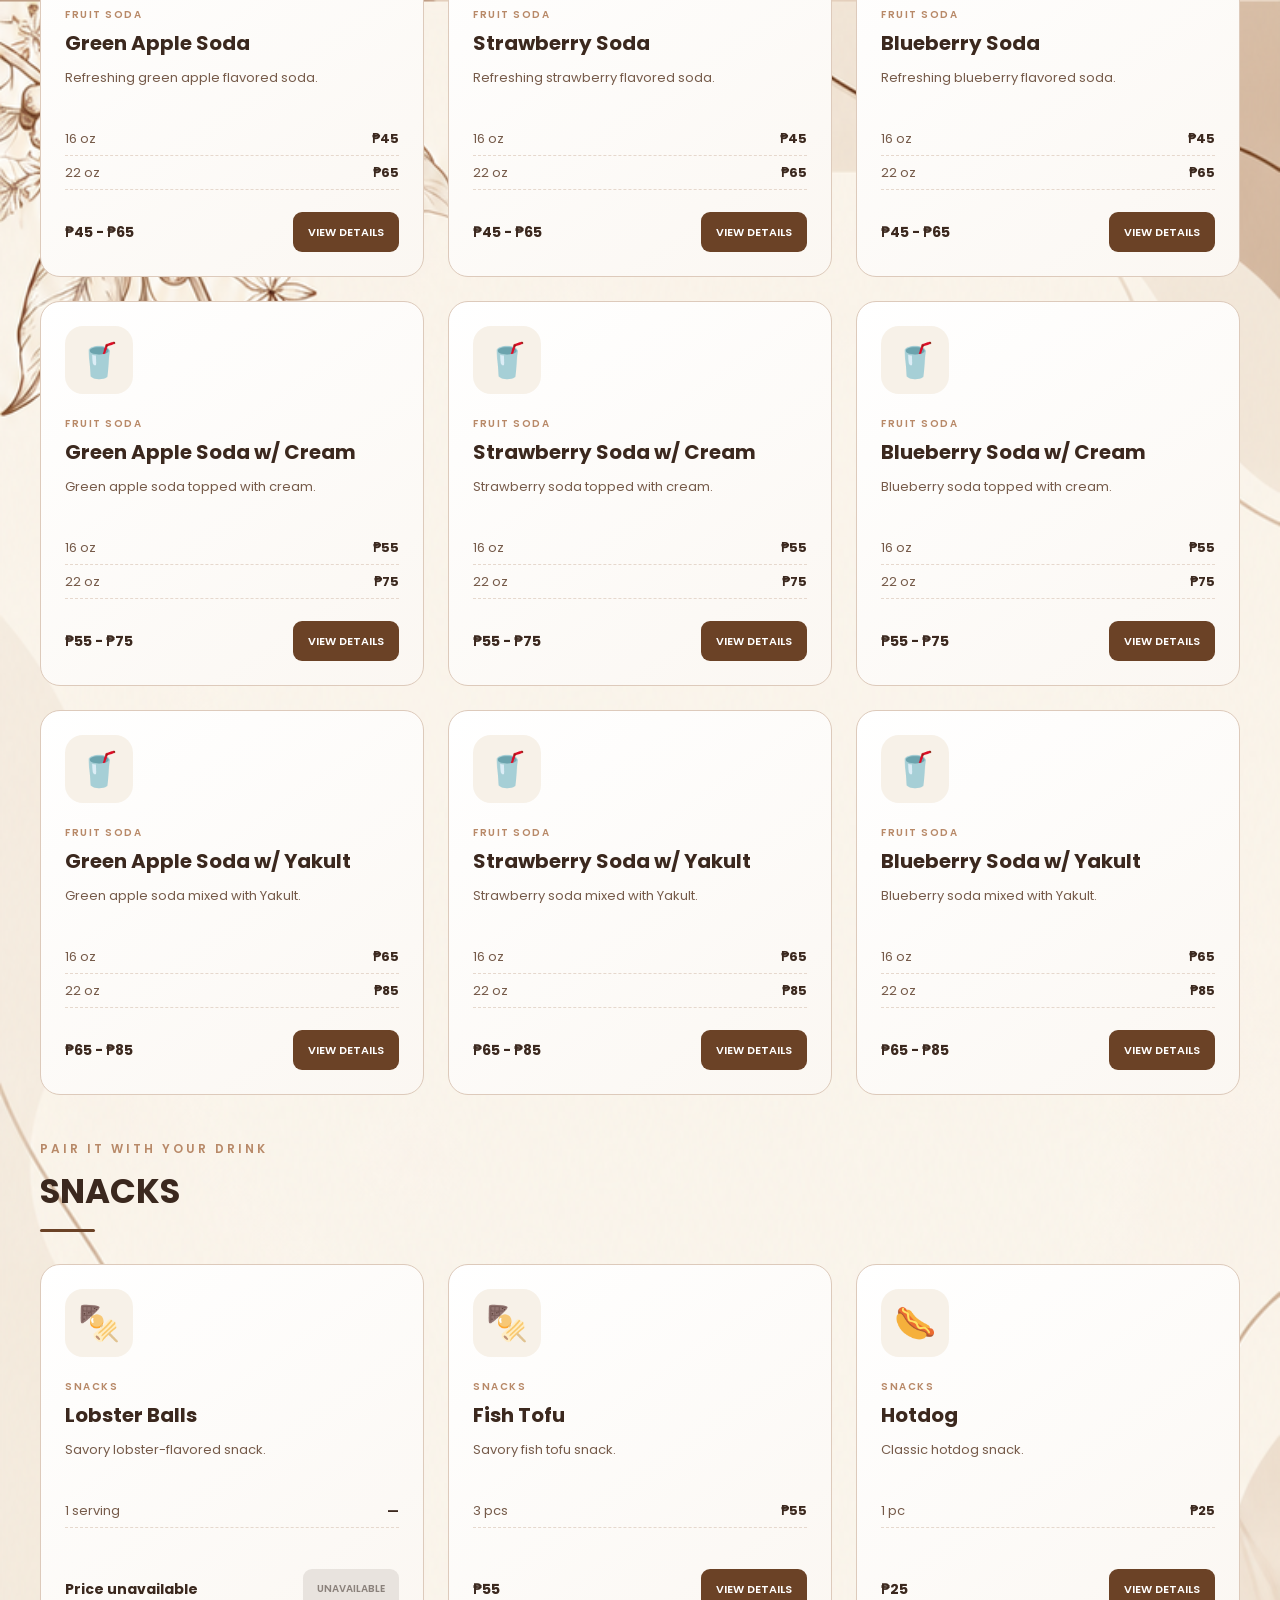
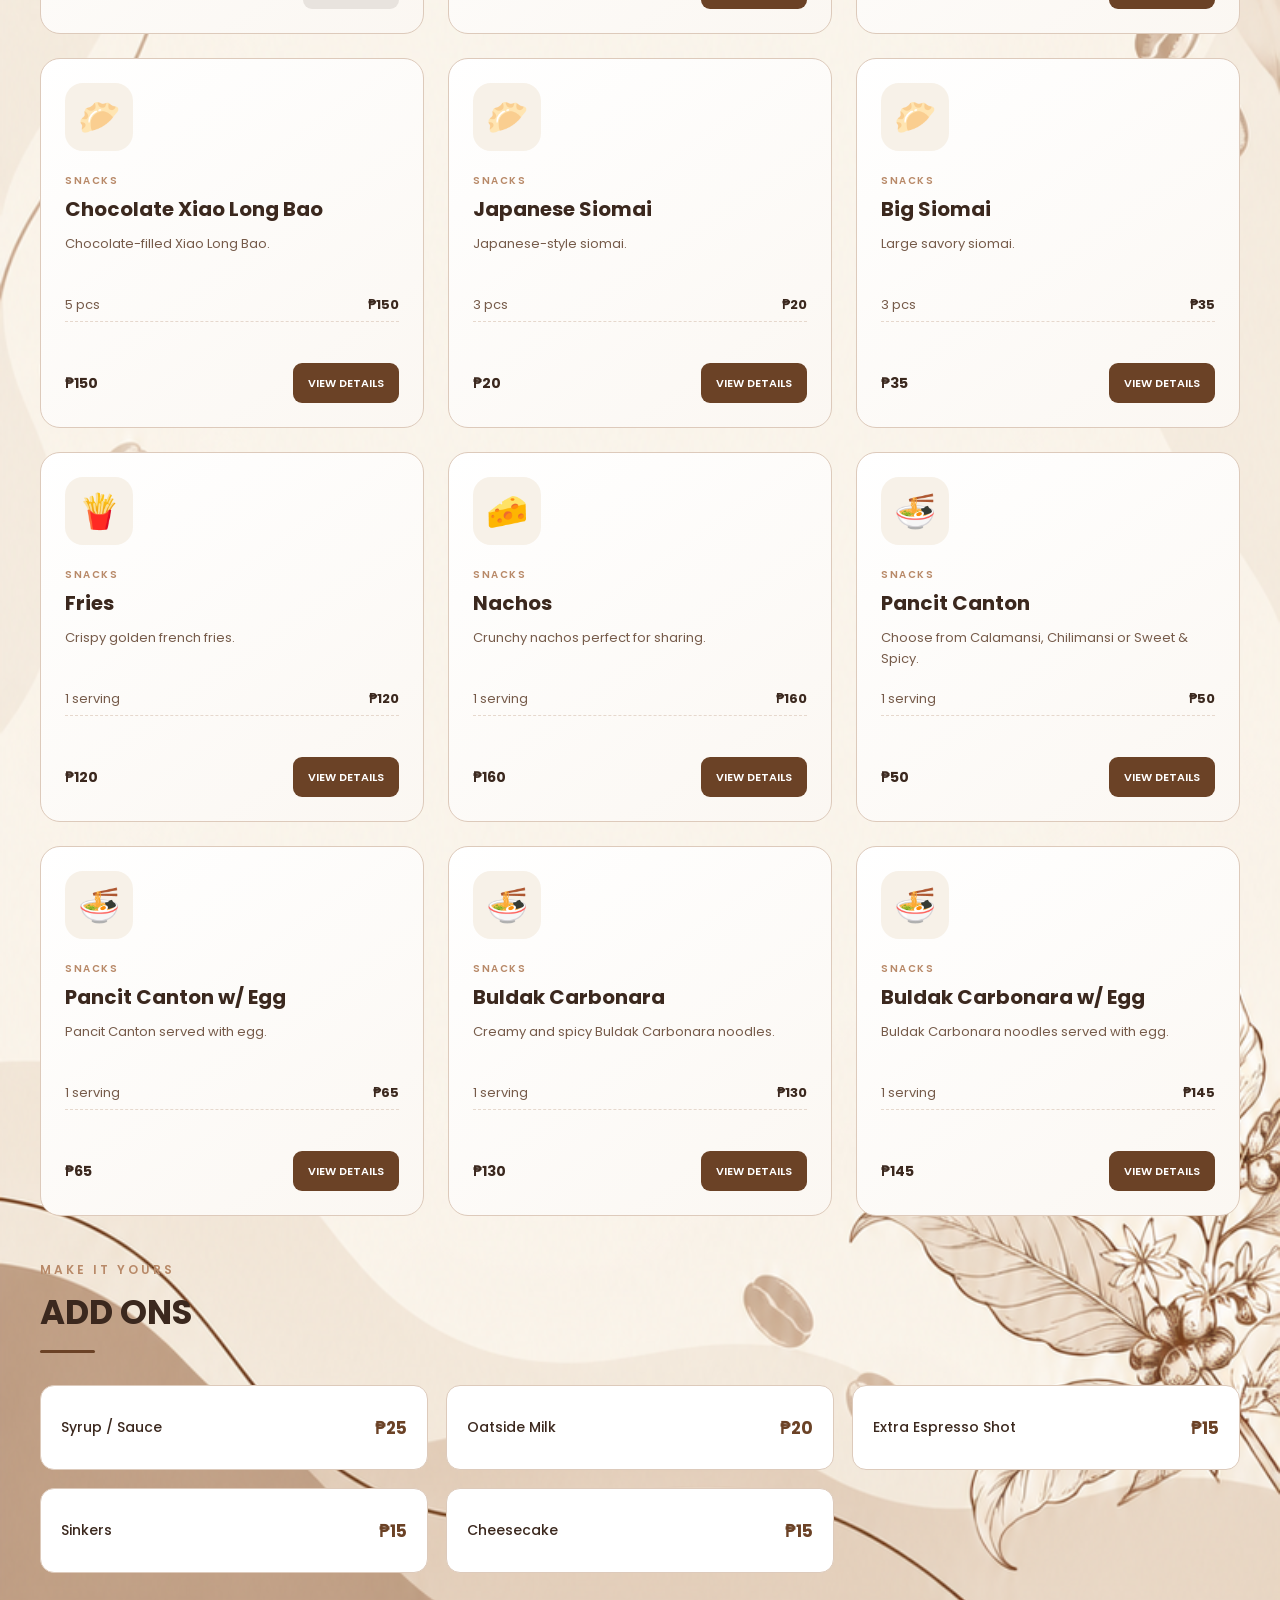
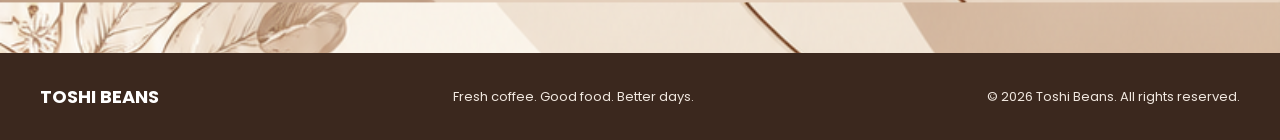
<file: ToshiBeansWebsite/menu.html>
<!DOCTYPE html>
<html lang="en">

<head>
    <meta charset="UTF-8">
    <meta name="viewport" content="width=device-width, initial-scale=1.0">

    <title>Toshi Beans | Menu</title>

    <link rel="stylesheet" href="css/style.css">
</head>

<body class="menu-body">

    <!-- HEADER -->
    <header class="site-header">

        <div class="header-container">

            <a href="index.html" class="brand">
                TOSHI BEANS
            </a>

            <nav class="main-nav">

                <a href="index.html" class="nav-link">
                    HOME
                </a>

                <a href="menu.html" class="nav-link active">
                    MENU
                </a>

                <a href="about.html" class="nav-link">
                    ABOUT
                </a>

                <a href="contact.html" class="nav-link">
                    CONTACT
                </a>

                <a href="login.html" class="nav-link">
                    LOGIN
                </a>

                <a href="signup.html" class="signup-btn">
                    SIGN UP
                </a>

                <a href="cart.html" class="order-nav-btn">
                    CART
                </a>

            </nav>

        </div>

    </header>


    <!-- MENU HERO -->
    <section class="menu-hero">

        <div class="menu-hero-content">

            <p class="menu-small-title">
                TOSHI BEANS
            </p>

            <h1>OUR MENU</h1>

            <p>
                Good coffee, good food, good days.
            </p>

        </div>

    </section>


    <!-- CATEGORY NAVIGATION -->
    <section class="menu-category-nav">

        <div class="category-buttons">

            <a href="#hot-drinks">
                HOT DRINKS
            </a>

            <a href="#iced-coffee">
                ICED COFFEE
            </a>

            <a href="#matcha">
                MATCHA
            </a>

            <a href="#non-coffee">
                NON COFFEE
            </a>

            <a href="#fruit-soda">
                FRUIT SODA
            </a>

            <a href="#snacks">
                SNACKS
            </a>

            <a href="#add-ons">
                ADD ONS
            </a>

        </div>

    </section>


    <!-- MENU CONTENT -->
    <main class="menu-page">


        <!-- HOT DRINKS -->
        <section
            class="menu-section"
            id="hot-drinks"
        >

            <div class="menu-section-heading">

                <p>WARM & COMFORTING</p>

                <h2>HOT DRINKS</h2>

            </div>

            <div
                class="menu-product-grid"
                id="hotDrinksGrid"
            ></div>

        </section>


        <!-- ICED COFFEE -->
        <section
            class="menu-section"
            id="iced-coffee"
        >

            <div class="menu-section-heading">

                <p>COFFEE FAVORITES</p>

                <h2>ICED COFFEE BASED</h2>

            </div>

            <div
                class="menu-product-grid"
                id="icedCoffeeGrid"
            ></div>

        </section>


        <!-- MATCHA -->
        <section
            class="menu-section"
            id="matcha"
        >

            <div class="menu-section-heading">

                <p>GREEN GOODNESS</p>

                <h2>MATCHA</h2>

            </div>

            <div
                class="menu-product-grid"
                id="matchaGrid"
            ></div>

        </section>


        <!-- NON COFFEE -->
        <section
            class="menu-section"
            id="non-coffee"
        >

            <div class="menu-section-heading">

                <p>CREAMY FAVORITES</p>

                <h2>NON COFFEE BASED</h2>

            </div>

            <div
                class="menu-product-grid"
                id="nonCoffeeGrid"
            ></div>

        </section>


        <!-- FRUIT SODA -->
        <section
            class="menu-section"
            id="fruit-soda"
        >

            <div class="menu-section-heading">

                <p>COOL & REFRESHING</p>

                <h2>FRUIT SODA</h2>

            </div>

            <div
                class="menu-product-grid"
                id="fruitSodaGrid"
            ></div>

        </section>


        <!-- SNACKS -->
        <section
            class="menu-section"
            id="snacks"
        >

            <div class="menu-section-heading">

                <p>PAIR IT WITH YOUR DRINK</p>

                <h2>SNACKS</h2>

            </div>

            <div
                class="menu-product-grid"
                id="snacksGrid"
            ></div>

        </section>


        <!-- ADD ONS -->
        <section
            class="menu-section add-ons-section"
            id="add-ons"
        >

            <div class="menu-section-heading">

                <p>MAKE IT YOURS</p>

                <h2>ADD ONS</h2>

            </div>

            <div
                class="add-ons-grid"
                id="addOnsGrid"
            ></div>

        </section>

    </main>


    <!-- FOOTER -->
    <footer class="site-footer">

        <div class="footer-container">

            <div class="footer-brand">
                TOSHI BEANS
            </div>

            <p>
                Fresh coffee. Good food. Better days.
            </p>

            <p class="copyright">
                © 2026 Toshi Beans. All rights reserved.
            </p>

        </div>

    </footer>


    <!-- PRODUCT DATA -->
    <script src="js/products.js"></script>


    <script>

        // =========================
        // DISPLAY PRODUCT CARDS
        // =========================

        function displayProducts(category, containerId) {

            const container = document.getElementById(containerId);

            const categoryProducts =
                getProductsByCategory(category);


            categoryProducts.forEach(product => {

                const lowestPrice =
                    product.sizes[0].price;

                const highestPrice =
                    product.sizes[product.sizes.length - 1].price;


                let priceText = "";


                if (lowestPrice === null) {

                    priceText = "Price unavailable";

                }

                else if (lowestPrice === highestPrice) {

                    priceText = "₱" + lowestPrice;

                }

                else {

                    priceText =
                        "₱" +
                        lowestPrice +
                        " - ₱" +
                        highestPrice;
                }


                const card =
                    document.createElement("article");


                card.className = "menu-product-card";


                card.innerHTML = `

                    <div class="menu-product-icon">
                        ${product.icon}
                    </div>


                    <div class="menu-product-info">

                        <p class="product-category-label">
                            ${product.category}
                        </p>


                        <h3>
                            ${product.name}
                        </h3>


                        <p class="menu-product-description">
                            ${product.description}
                        </p>


                        <div class="menu-size-list">

                            ${product.sizes.map(size => `

                                <div class="menu-size-row">

                                    <span>
                                        ${size.size}
                                    </span>

                                    <strong>

                                        ${
                                            size.price === null
                                            ? "—"
                                            : "₱" + size.price
                                        }

                                    </strong>

                                </div>

                            `).join("")}

                        </div>


                        <div class="menu-card-bottom">

                            <span class="menu-price">
                                ${priceText}
                            </span>


                            ${
                                lowestPrice === null

                                ?

                                `<span class="unavailable-button">
                                    UNAVAILABLE
                                </span>`

                                :

                                `<a
                                    href="product.html?product=${product.id}"
                                    class="menu-view-button"
                                >
                                    VIEW DETAILS
                                </a>`
                            }

                        </div>

                    </div>

                `;


                container.appendChild(card);

            });

        }



        // =========================
        // DISPLAY EACH CATEGORY
        // =========================

        displayProducts(
            "Hot Drinks",
            "hotDrinksGrid"
        );


        displayProducts(
            "Iced Coffee Based",
            "icedCoffeeGrid"
        );


        displayProducts(
            "Matcha",
            "matchaGrid"
        );


        displayProducts(
            "Non Coffee Based",
            "nonCoffeeGrid"
        );


        displayProducts(
            "Fruit Soda",
            "fruitSodaGrid"
        );


        displayProducts(
            "Snacks",
            "snacksGrid"
        );



        // =========================
        // DISPLAY ADD ONS
        // =========================

        const addOnsContainer =
            document.getElementById("addOnsGrid");


        addOns.forEach(addOn => {

            const item =
                document.createElement("div");


            item.className = "add-on-card";


            item.innerHTML = `

                <span>
                    ${addOn.name}
                </span>

                <strong>
                    ₱${addOn.price}
                </strong>

            `;


            addOnsContainer.appendChild(item);

        });

    </script>


    <script src="js/main.js"></script>

</body>

</html>
</file>
<file: css/style.css>
@import url('https://fonts.googleapis.com/css2?family=Poppins:wght@400;500;600;700&display=swap');

:root {
    --dark-brown: #3B281E;
    --coffee-brown: #6B4226;
    --light-brown: #B88968;
    --cream: #F7F1E8;
    --white: #FFFFFF;
    --light-gray: #E8E3DE;
    --black: #111111;
}

* {
    margin: 0;
    padding: 0;
    box-sizing: border-box;
}

html {
    scroll-behavior: smooth;
}

body {
    font-family: "Poppins", sans-serif;
    background: var(--cream);
    color: var(--dark-brown);
    min-height: 100vh;
}

a {
    text-decoration: none;
    color: inherit;
}

button,
input {
    font-family: inherit;
}


/* =========================
   HEADER
========================= */

.site-header {
    width: 100%;
    height: 80px;
    background: rgba(255, 255, 255, 0.70);
    border-bottom: 1px solid var(--light-gray);
    position: sticky;
    top: 0;
    z-index: 1000;
}

.header-container {
    width: min(1280px, calc(100% - 80px));
    height: 100%;
    margin: 0 auto;

    display: flex;
    align-items: center;
    justify-content: space-between;
}

.brand {
    font-size: 20px;
    font-weight: 700;
    color: var(--dark-brown);
    letter-spacing: 0.5px;
}

.main-nav {
    display: flex;
    align-items: center;
    gap: 28px;
}

.nav-link {
    font-size: 14px;
    font-weight: 600;
    color: var(--dark-brown);
    transition: 0.2s ease;
}

.nav-link:hover,
.nav-link.active {
    color: var(--coffee-brown);
}

.signup-btn {
    height: 36px;
    padding: 0 16px;

    border: 1px solid var(--coffee-brown);
    border-radius: 8px;

    display: inline-flex;
    align-items: center;
    justify-content: center;

    color: var(--coffee-brown);
    font-size: 14px;
    font-weight: 600;
    background: var(--white);

    transition: 0.2s ease;
}

.signup-btn:hover {
    background: var(--cream);
}

.order-nav-btn {
    min-height: 40px;
    padding: 0 20px;

    border-radius: 10px;

    background: var(--coffee-brown);
    color: var(--white);

    font-size: 14px;
    font-weight: 600;

    display: inline-flex;
    align-items: center;
    justify-content: center;

    transition: 0.2s ease;
}

.order-nav-btn:hover {
    background: #4F301D;
}


/* =========================
   HOME HERO
========================= */

.hero {
    min-height: 560px;
    position: relative;
    overflow: hidden;

    background:
        radial-gradient(
            circle at 85% 30%,
            rgba(184, 137, 104, 0.18),
            transparent 28%
        ),
        radial-gradient(
            circle at 12% 80%,
            rgba(107, 66, 38, 0.08),
            transparent 30%
        ),
        var(--cream);
}

.hero::before,
.hero::after {
    content: "";
    position: absolute;
    border-radius: 50%;
    pointer-events: none;
}

.hero::before {
    width: 300px;
    height: 300px;
    background: rgba(232, 216, 202, 0.45);
    right: -80px;
    top: 40px;
}

.hero::after {
    width: 180px;
    height: 180px;
    background: rgba(184, 137, 104, 0.12);
    left: -50px;
    bottom: 20px;
}

.hero-container {
    width: min(1240px, calc(100% - 80px));
    min-height: 560px;
    margin: 0 auto;

    display: flex;
    align-items: center;
    justify-content: space-between;

    gap: 80px;

    position: relative;
    z-index: 1;
}

.hero-content {
    width: 560px;

    display: flex;
    flex-direction: column;

    gap: 24px;
}

.hero-content h1 {
    font-size: 48px;
    line-height: 1.15;
    font-weight: 700;
}

.hero-content p {
    max-width: 500px;

    font-size: 16px;
    line-height: 1.8;

    color: var(--coffee-brown);
}

.hero-buttons {
    display: flex;
    align-items: center;

    gap: 20px;
}

.primary-btn,
.secondary-btn {
    min-height: 50px;
    padding: 0 22px;

    border-radius: 12px;

    display: inline-flex;
    align-items: center;
    justify-content: center;

    font-size: 15px;
    font-weight: 600;

    transition: 0.2s ease;
}

.primary-btn {
    background: var(--coffee-brown);
    color: var(--white);
}

.primary-btn:hover {
    background: #4F301D;
    transform: translateY(-2px);
}

.secondary-btn {
    background: var(--white);
    color: var(--coffee-brown);
    border: 2px solid var(--coffee-brown);
}

.secondary-btn:hover {
    background: #EFE5DB;
    transform: translateY(-2px);
}


/* =========================
   HOME HERO VISUAL
========================= */

.hero-visual {
    width: 420px;

    display: flex;
    align-items: center;
    justify-content: center;
}

.coffee-circle {
    width: 360px;
    height: 360px;

    border-radius: 50%;

    background:
        linear-gradient(
            145deg,
            #E8D8CA,
            #F8F2EC
        );

    border: 1px solid rgba(184, 137, 104, 0.35);

    box-shadow:
        0 24px 60px rgba(59, 40, 30, 0.12);

    display: flex;
    flex-direction: column;
    align-items: center;
    justify-content: center;

    position: relative;
}

.coffee-circle::before,
.coffee-circle::after {
    content: "";
    position: absolute;
    border-radius: 50%;
    border: 1px solid rgba(107, 66, 38, 0.12);
}

.coffee-circle::before {
    width: 300px;
    height: 300px;
}

.coffee-circle::after {
    width: 245px;
    height: 245px;
}

.coffee-icon {
    font-size: 78px;
    position: relative;
    z-index: 2;
    margin-bottom: 14px;
}

.hero-logo-text {
    position: relative;
    z-index: 2;
    text-align: center;
}

.hero-logo-text span {
    display: block;
    font-size: 18px;
    font-weight: 600;
    letter-spacing: 4px;
}

.hero-logo-text strong {
    display: block;
    font-size: 34px;
    font-weight: 700;
    letter-spacing: 2px;
}


/* =========================
   HOME FAVORITES
========================= */

.favorites {
    padding: 70px 0 80px;
    background: var(--white);
}

.section-heading {
    width: min(1000px, calc(100% - 40px));
    margin: 0 auto 42px;
    text-align: center;
}

.section-heading h2 {
    font-size: 30px;
    margin-bottom: 10px;
}

.section-heading p {
    font-size: 15px;
    color: var(--coffee-brown);
}

.favorite-grid {
    width: min(1200px, calc(100% - 80px));
    margin: 0 auto;

    display: grid;
    grid-template-columns: repeat(3, 1fr);

    gap: 34px;
}

.product-card {
    min-height: 250px;
    padding: 24px;

    border: 1px solid var(--light-brown);
    border-radius: 16px;

    background: var(--white);

    display: flex;
    flex-direction: column;

    transition: 0.2s ease;
}

.product-card:hover {
    transform: translateY(-5px);
    box-shadow: 0 14px 34px rgba(59, 40, 30, 0.1);
}

.product-card-top {
    display: flex;
    align-items: center;
    justify-content: space-between;

    margin-bottom: 18px;
}

.product-tag {
    font-size: 11px;
    font-weight: 600;

    color: var(--coffee-brown);
    background: var(--cream);

    padding: 6px 9px;
    border-radius: 999px;
}

.product-icon {
    font-size: 30px;
}

.product-card h3 {
    font-size: 21px;
    margin-bottom: 10px;
}

.product-card > p {
    font-size: 14px;
    line-height: 1.7;

    color: var(--coffee-brown);

    margin-bottom: 24px;
}

.product-bottom {
    margin-top: auto;

    display: flex;
    align-items: center;
    justify-content: space-between;

    gap: 20px;
}

.price {
    font-size: 17px;
    font-weight: 700;
}

.card-btn {
    min-height: 38px;
    padding: 0 14px;

    border: 1px solid var(--coffee-brown);
    border-radius: 8px;

    color: var(--coffee-brown);

    display: inline-flex;
    align-items: center;
    justify-content: center;

    font-size: 12px;
    font-weight: 600;
}

.card-btn:hover {
    background: var(--coffee-brown);
    color: var(--white);
}


/* =========================
   MENU HERO
========================= */

.menu-hero {
    min-height: 280px;

    display: flex;
    align-items: center;
    justify-content: center;

    text-align: center;

    position: relative;
    overflow: hidden;

    background:
        radial-gradient(
            circle at 15% 20%,
            rgba(184, 137, 104, 0.22),
            transparent 26%
        ),
        radial-gradient(
            circle at 88% 70%,
            rgba(107, 66, 38, 0.12),
            transparent 28%
        ),
        linear-gradient(
            135deg,
            #F7F1E8,
            #EFE1D3
        );
}

.menu-hero-content {
    padding: 40px 20px;
}

.menu-small-title {
    font-size: 13px;
    font-weight: 600;
    letter-spacing: 4px;
    color: var(--light-brown);
    margin-bottom: 10px;
}

.menu-hero h1 {
    font-size: 52px;
    margin-bottom: 14px;
}

.menu-hero-content > p:last-child {
    color: var(--coffee-brown);
}


/* =========================
   MENU CATEGORY NAV
========================= */

.menu-category-nav {
    background: var(--white);

    border-top: 1px solid var(--light-gray);
    border-bottom: 1px solid var(--light-gray);

    position: sticky;
    top: 80px;

    z-index: 900;
}

.category-buttons {
    width: min(1240px, calc(100% - 50px));

    min-height: 68px;

    margin: 0 auto;

    display: flex;
    align-items: center;
    justify-content: center;
    flex-wrap: wrap;

    gap: 12px;

    padding: 12px 0;
}

.category-buttons a {
    min-height: 38px;
    padding: 0 16px;

    display: inline-flex;
    align-items: center;
    justify-content: center;

    border: 1px solid #DDCABB;
    border-radius: 999px;

    background: var(--cream);
    color: var(--coffee-brown);

    font-size: 12px;
    font-weight: 600;

    transition: 0.2s ease;
}

.category-buttons a:hover {
    background: var(--coffee-brown);
    color: var(--white);
}


/* =========================
   MENU CONTENT
========================= */

.menu-page {
    width: 100%;

    padding-bottom: 80px;

    background:
        linear-gradient(
            180deg,
            #F7F1E8,
            #FFFFFF
        );
}

.menu-section {
    width: min(1200px, calc(100% - 80px));

    margin: 0 auto;

    padding-top: 85px;

    scroll-margin-top: 150px;
}

.menu-section-heading {
    margin-bottom: 32px;
}

.menu-section-heading p {
    font-size: 12px;
    font-weight: 600;
    letter-spacing: 3px;
    color: var(--light-brown);
    margin-bottom: 8px;
}

.menu-section-heading h2 {
    font-size: 34px;
}

.menu-section-heading h2::after {
    content: "";

    display: block;

    width: 55px;
    height: 3px;

    background: var(--coffee-brown);

    border-radius: 10px;

    margin-top: 12px;
}


/* =========================
   MENU PRODUCT CARDS
========================= */

.menu-product-grid {
    display: grid;
    grid-template-columns: repeat(3, 1fr);
    gap: 24px;
}

.menu-product-card {
    min-height: 370px;
    padding: 24px;

    border: 1px solid #DDCABB;
    border-radius: 20px;

    background:
        linear-gradient(
            145deg,
            #FFFFFF,
            #FBF7F2
        );

    display: flex;
    flex-direction: column;

    transition: 0.2s ease;
}

.menu-product-card:hover {
    transform: translateY(-5px);

    box-shadow:
        0 18px 40px rgba(59, 40, 30, 0.10);
}

.menu-product-icon {
    width: 68px;
    height: 68px;

    border-radius: 18px;

    background: var(--cream);

    display: flex;
    align-items: center;
    justify-content: center;

    font-size: 34px;

    margin-bottom: 22px;
}

.menu-product-info {
    display: flex;
    flex-direction: column;
    flex: 1;
}

.product-category-label {
    font-size: 10px;
    font-weight: 600;

    letter-spacing: 1.5px;

    text-transform: uppercase;

    color: var(--light-brown);

    margin-bottom: 7px;
}

.menu-product-info h3 {
    font-size: 20px;
    line-height: 1.35;
    margin-bottom: 10px;
}

.menu-product-description {
    min-height: 44px;

    font-size: 13px;
    line-height: 1.65;

    color: #765B4A;

    margin-bottom: 18px;
}

.menu-size-list {
    display: flex;
    flex-direction: column;

    gap: 7px;

    margin-bottom: 22px;
}

.menu-size-row {
    display: flex;
    justify-content: space-between;

    padding-bottom: 6px;

    border-bottom: 1px dashed #E6D8CD;

    font-size: 13px;
}

.menu-size-row span {
    color: #765B4A;
}

.menu-card-bottom {
    margin-top: auto;

    display: flex;
    align-items: center;
    justify-content: space-between;

    gap: 14px;
}

.menu-price {
    font-size: 14px;
    font-weight: 700;
}

.menu-view-button {
    min-height: 40px;
    padding: 0 15px;

    border-radius: 9px;

    display: inline-flex;
    align-items: center;
    justify-content: center;

    background: var(--coffee-brown);
    color: var(--white);

    font-size: 11px;
    font-weight: 600;

    transition: 0.2s ease;
}

.menu-view-button:hover {
    background: #4F301D;
}

.unavailable-button {
    min-height: 40px;
    padding: 0 14px;

    border-radius: 9px;

    background: var(--light-gray);
    color: #8A817B;

    display: inline-flex;
    align-items: center;
    justify-content: center;

    font-size: 10px;
    font-weight: 600;
}


/* =========================
   ADD ONS
========================= */

.add-ons-grid {
    display: grid;
    grid-template-columns: repeat(3, 1fr);
    gap: 18px;
}

.add-on-card {
    min-height: 85px;
    padding: 20px;

    border: 1px solid #DDCABB;
    border-radius: 14px;

    background: var(--white);

    display: flex;
    align-items: center;
    justify-content: space-between;

    gap: 20px;
}

.add-on-card span {
    font-size: 14px;
    font-weight: 500;
}

.add-on-card strong {
    font-size: 17px;
    color: var(--coffee-brown);
}


/* =================================================
   PRODUCT DETAILS PAGE
================================================= */

.product-page {
    min-height: calc(100vh - 80px);

    padding: 70px 40px;

    display: flex;
    align-items: center;
    justify-content: center;

    position: relative;
    overflow: hidden;

    background:
        radial-gradient(
            circle at 10% 85%,
            rgba(184, 137, 104, 0.18),
            transparent 25%
        ),
        radial-gradient(
            circle at 90% 15%,
            rgba(107, 66, 38, 0.10),
            transparent 25%
        ),
        var(--cream);
}

.product-page::before {
    content: "☕";

    position: absolute;

    left: 4%;
    bottom: 6%;

    font-size: 110px;

    opacity: 0.04;

    transform: rotate(-15deg);
}

.product-page::after {
    content: "☕";

    position: absolute;

    right: 4%;
    top: 8%;

    font-size: 100px;

    opacity: 0.04;

    transform: rotate(15deg);
}


/* MAIN PRODUCT CARD */

.product-detail-card {
    width: min(1240px, 100%);

    min-height: 610px;

    padding: 55px;

    background: rgba(255, 255, 255, 0.95);

    border: 1px solid #DDCABB;

    border-radius: 26px;

    box-shadow:
        0 25px 70px rgba(59, 40, 30, 0.10);

    display: grid;

    grid-template-columns:
        1.05fr 0.85fr 0.9fr;

    align-items: center;

    gap: 55px;

    position: relative;
    z-index: 2;
}


/* =========================
   PRODUCT LEFT SIDE
========================= */

.product-detail-info {
    display: flex;
    flex-direction: column;
    align-items: flex-start;
}

.product-favorite-label {
    font-size: 11px;
    font-weight: 600;

    letter-spacing: 3px;

    color: var(--light-brown);

    margin-bottom: 14px;
}

.product-favorite-label::after {
    content: "";

    display: block;

    width: 45px;
    height: 2px;

    background: var(--coffee-brown);

    margin-top: 8px;
}

.product-detail-info h1 {
    font-size: 38px;
    line-height: 1.15;

    color: var(--dark-brown);

    margin-bottom: 15px;
}

.product-detail-description {
    max-width: 360px;

    font-size: 14px;
    line-height: 1.8;

    color: #765B4A;

    margin-bottom: 28px;
}


/* =========================
   PRODUCT OPTIONS
========================= */

.product-option-group {
    width: 100%;

    margin-bottom: 24px;
}

.option-title {
    font-size: 11px;
    font-weight: 700;

    letter-spacing: 1.5px;

    color: var(--dark-brown);

    margin-bottom: 11px;
}

.size-options {
    width: 100%;

    display: flex;
    flex-wrap: wrap;

    gap: 10px;
}

.size-option-button {
    min-width: 95px;
    min-height: 58px;

    padding: 8px 12px;

    border: 1px solid #D9C4B4;

    border-radius: 10px;

    background: var(--white);

    color: var(--dark-brown);

    cursor: pointer;

    display: flex;
    flex-direction: column;
    align-items: center;
    justify-content: center;

    gap: 2px;

    transition: 0.2s ease;
}

.size-option-button span {
    font-size: 11px;
}

.size-option-button strong {
    font-size: 14px;
}

.size-option-button:hover {
    border-color: var(--coffee-brown);
}

.size-option-button.selected {
    background: var(--coffee-brown);
    border-color: var(--coffee-brown);

    color: var(--white);
}


/* QUANTITY */

.quantity-control {
    width: 130px;
    height: 44px;

    border: 1px solid #D9C4B4;

    border-radius: 10px;

    display: flex;
    align-items: center;
    justify-content: space-between;

    overflow: hidden;

    background: var(--white);
}

.quantity-control button {
    width: 42px;
    height: 100%;

    border: none;

    background: transparent;

    color: var(--coffee-brown);

    font-size: 22px;

    cursor: pointer;

    transition: 0.2s ease;
}

.quantity-control button:hover {
    background: var(--cream);
}

.quantity-control span {
    font-size: 15px;
    font-weight: 700;
}


/* ADD TO CART */

.product-add-button {
    width: 100%;
    max-width: 340px;

    min-height: 50px;

    border: none;

    border-radius: 10px;

    background: var(--coffee-brown);

    color: var(--white);

    font-size: 14px;
    font-weight: 600;

    cursor: pointer;

    transition: 0.2s ease;
}

.product-add-button:hover {
    background: #4F301D;

    transform: translateY(-2px);
}

.product-add-button:disabled {
    background: #B8ADA5;

    cursor: not-allowed;

    transform: none;
}

.back-menu-link {
    margin-top: 17px;

    font-size: 12px;
    font-weight: 600;

    color: var(--coffee-brown);
}

.back-menu-link:hover {
    text-decoration: underline;
}


/* =========================
   PRODUCT CENTER VISUAL
========================= */

.product-detail-visual {
    display: flex;
    align-items: center;
    justify-content: center;
}

.product-visual-circle {
    width: 280px;
    height: 360px;

    border-radius: 140px;

    background:
        radial-gradient(
            circle at 50% 35%,
            #FDFBF8,
            #E8D7C7
        );

    border: 1px solid #DDCABB;

    box-shadow:
        0 18px 40px rgba(59, 40, 30, 0.10);

    display: flex;
    flex-direction: column;
    align-items: center;
    justify-content: center;

    position: relative;

    overflow: hidden;
}

.product-visual-circle::before {
    content: "";

    width: 230px;
    height: 230px;

    border: 1px solid rgba(107, 66, 38, 0.12);

    border-radius: 50%;

    position: absolute;
}

.product-visual-circle::after {
    content: "";

    width: 190px;
    height: 190px;

    background:
        rgba(184, 137, 104, 0.08);

    border-radius: 50%;

    position: absolute;
}

.product-main-icon {
    font-size: 88px;

    position: relative;
    z-index: 2;

    margin-bottom: 14px;
}

.visual-brand {
    position: relative;
    z-index: 2;

    text-align: center;

    color: var(--dark-brown);
}

.visual-brand span {
    display: block;

    font-size: 12px;
    font-weight: 600;

    letter-spacing: 4px;
}

.visual-brand strong {
    display: block;

    margin-top: 5px;

    font-size: 23px;
}


/* =========================
   YOUR ORDER CARD
========================= */

.order-preview {
    width: 100%;

    min-height: 360px;

    padding: 30px;

    border: 1px solid #D8BFAE;

    border-radius: 18px;

    background:
        linear-gradient(
            145deg,
            #F5E9DF,
            #FBF7F2
        );

    display: flex;
    flex-direction: column;
}

.order-preview h2 {
    font-size: 20px;
    letter-spacing: 1px;

    margin-bottom: 16px;
}

.order-preview h3 {
    font-size: 15px;

    margin-bottom: 22px;
}

.order-preview-divider {
    width: 100%;
    height: 1px;

    background: #D8C8BC;

    margin-bottom: 20px;
}

.preview-row {
    display: flex;
    align-items: center;
    justify-content: space-between;

    gap: 20px;

    margin-bottom: 15px;

    font-size: 13px;
}

.preview-row span {
    color: #765B4A;
}

.preview-row strong {
    text-align: right;
}

.preview-total-label {
    font-size: 11px;
    font-weight: 700;

    letter-spacing: 2px;

    color: var(--coffee-brown);

    margin-bottom: 4px;
}

.preview-total {
    font-size: 34px;
    font-weight: 700;

    color: var(--dark-brown);
}


/* =========================
   FOOTER
========================= */

.site-footer {
    background: var(--dark-brown);
    color: var(--white);

    padding: 30px 0;
}

.footer-container {
    width: min(1240px, calc(100% - 80px));

    margin: 0 auto;

    display: flex;
    align-items: center;
    justify-content: space-between;

    gap: 30px;
}

.footer-brand {
    font-size: 18px;
    font-weight: 700;
}

.footer-container p {
    font-size: 13px;
    color: #F0E7DF;
}

.copyright {
    text-align: right;
}


/* =========================
   TABLET
========================= */

@media (max-width: 1100px) {

    .header-container {
        width: calc(100% - 40px);
    }

    .main-nav {
        gap: 16px;
    }

    .hero-container {
        width: calc(100% - 50px);
        gap: 40px;
    }

    .hero-content {
        width: 50%;
    }

    .hero-visual {
        width: 44%;
    }

    .coffee-circle {
        width: 310px;
        height: 310px;
    }

    .favorite-grid {
        width: calc(100% - 50px);
    }

    .menu-section {
        width: calc(100% - 50px);
    }

    .menu-product-grid {
        grid-template-columns: repeat(2, 1fr);
    }

    .add-ons-grid {
        grid-template-columns: repeat(2, 1fr);
    }


    /* PRODUCT */

    .product-detail-card {
        padding: 40px;

        grid-template-columns:
            1fr 0.8fr;

        gap: 40px;
    }

    .order-preview {
        grid-column: 1 / 3;

        max-width: 600px;

        margin: 0 auto;
    }

}


/* =========================
   SMALL TABLET
========================= */

@media (max-width: 900px) {

    .site-header {
        height: auto;
    }

    .header-container {
        min-height: 80px;

        padding: 18px 0;

        flex-direction: column;

        gap: 18px;
    }

    .main-nav {
        flex-wrap: wrap;
        justify-content: center;
    }

    .menu-category-nav {
        position: relative;
        top: 0;
    }

    .hero-container {
        flex-direction: column;

        text-align: center;

        padding: 70px 0;
    }

    .hero-content {
        width: 100%;
        align-items: center;
    }

    .hero-content h1 {
        font-size: 42px;
    }

    .hero-visual {
        width: 100%;
    }

    .favorite-grid {
        grid-template-columns: 1fr;
        max-width: 600px;
    }


    /* PRODUCT */

    .product-page {
        padding: 50px 25px;
    }

    .product-detail-card {
        grid-template-columns: 1fr;

        padding: 40px;

        text-align: center;
    }

    .product-detail-info {
        align-items: center;
    }

    .product-detail-description {
        max-width: 500px;
    }

    .product-option-group {
        display: flex;
        flex-direction: column;
        align-items: center;
    }

    .size-options {
        justify-content: center;
    }

    .order-preview {
        grid-column: auto;

        max-width: 500px;

        margin: 0 auto;

        text-align: left;
    }

    .footer-container {
        flex-direction: column;
        text-align: center;
    }

    .copyright {
        text-align: center;
    }

}


/* =========================
   PHONE
========================= */

@media (max-width: 650px) {

    .header-container,
    .hero-container,
    .favorite-grid,
    .footer-container,
    .menu-section {
        width: calc(100% - 30px);
    }

    .main-nav {
        gap: 12px;
    }

    .nav-link,
    .signup-btn,
    .order-nav-btn {
        font-size: 12px;
    }

    .hero {
        min-height: auto;
    }

    .hero-container {
        min-height: auto;
        padding: 55px 0;
    }

    .hero-content h1 {
        font-size: 34px;
    }

    .hero-buttons {
        width: 100%;
        flex-direction: column;
    }

    .primary-btn,
    .secondary-btn {
        width: 100%;
    }

    .coffee-circle {
        width: 270px;
        height: 270px;
    }

    .menu-hero h1 {
        font-size: 38px;
    }

    .category-buttons {
        width: calc(100% - 20px);

        justify-content: flex-start;
        flex-wrap: nowrap;

        overflow-x: auto;
    }

    .category-buttons a {
        flex-shrink: 0;
    }

    .menu-product-grid,
    .add-ons-grid {
        grid-template-columns: 1fr;
    }

    .menu-card-bottom {
        flex-direction: column;
        align-items: stretch;
    }

    .menu-view-button,
    .unavailable-button {
        width: 100%;
    }


    /* PRODUCT */

    .product-page {
        padding: 30px 15px;
    }

    .product-detail-card {
        padding: 28px 20px;

        border-radius: 20px;

        gap: 35px;
    }

    .product-detail-info h1 {
        font-size: 30px;
    }

    .product-detail-description {
        font-size: 13px;
    }

    .size-options {
        width: 100%;
    }

    .size-option-button {
        flex: 1;
        min-width: 80px;
    }

    .product-add-button {
        max-width: none;
    }

    .product-visual-circle {
        width: 230px;
        height: 300px;
    }

    .product-main-icon {
        font-size: 70px;
    }

    .order-preview {
        min-height: auto;

        padding: 25px;
    }

    .preview-total {
        font-size: 30px;
    }

}

/* =========================
   HOME BACKGROUND
========================= */

.home-body {
    background-image: url("../images/home.png");
    background-size: 100vw 100vh;
    background-position: center top;
    background-repeat: no-repeat;
    background-attachment: fixed;
    background-color: #F7F1E8;
}

.home-body .hero {
    background: transparent;
}

.home-body .favorites {
    background: transparent;
}

/* Remove the old circle decorations */
.home-body .hero::before,
.home-body .hero::after {
    display: none;
}

/* Real Toshi Beans logo */
.home-real-logo {
    width: 88%;
    height: 88%;
    object-fit: contain;
    border-radius: 50%;
}

/* =========================
   MENU BACKGROUNDS
========================= */

.menu-body {
    background-image: url("../images/menu.png");
    background-size: 100% auto;
    background-position: center top;
    background-repeat: repeat-y;
    background-color: #F7F1E8;
}

.menu-body .menu-page {
    background: transparent;
}

.menu-body .menu-hero {
    background-image: url("../images/our-menu.png");
    background-size: cover;
    background-position: center;
    background-repeat: no-repeat;

    min-height: 220px;

    border: 1px solid #6B4226;
    border-radius: 16px;

    width: min(1100px, calc(100% - 80px));
    margin: 22px auto 0;
}

.menu-body .menu-hero::before,
.menu-body .menu-hero::after {
    display: none;
}


/* =========================
   MENU REFERENCE FIX
========================= */

.menu-body .menu-hero {
    min-height: 175px;
    width: min(1060px, calc(100% - 80px));

    margin: 20px auto 0;

    border-radius: 10px;

    padding-bottom: 55px;
}


/* Move category navigation into banner */

.menu-body .menu-category-nav {
    background: transparent;

    border: none;

    position: relative;

    top: auto;

    margin-top: -58px;

    z-index: 950;
}


/* Category row */

.menu-body .category-buttons {
    min-height: 58px;

    padding: 0;

    width: min(1000px, calc(100% - 100px));

    justify-content: space-between;

    gap: 20px;
}


/* Remove pill design */

.menu-body .category-buttons a {
    min-height: auto;

    padding: 7px 4px;

    border: none;

    border-radius: 0;

    background: transparent;

    color: #5B3A28;

    font-size: 11px;
    font-weight: 600;
}


/* Hover */

.menu-body .category-buttons a:hover {
    background: transparent;

    color: #6B4226;

    border-bottom: 2px solid #6B4226;
}


/* Bring products closer */

.menu-body .menu-section {
    padding-top: 45px;
}


/* First section even closer */

.menu-body #hot-drinks {
    padding-top: 35px;
}


/* =========================
   PRODUCT DETAILS BACKGROUNDS
========================= */

.product-body {
    background-image: url("../images/home.png");
    background-size: 100vw 100vh;
    background-position: center top;
    background-repeat: no-repeat;
    background-attachment: fixed;
    background-color: #F7F1E8;
}

.product-body .product-page {
    background: transparent;
}

.product-body .product-page::before,
.product-body .product-page::after {
    display: none;
}

.product-body .product-detail-card {
    background-image: url("../images/product-details.png");
    background-size: cover;
    background-position: center;
    background-repeat: no-repeat;

    border: 1px solid #6B4226;
    box-shadow: none;
}

/* =========================
   PRODUCT DETAILS - NO CENTER LOGO
========================= */

.product-body .product-detail-card {
    grid-template-columns: 1.25fr 0.75fr;
    gap: 80px;
}

.product-body .product-detail-info {
    max-width: 520px;
}

.product-body .order-preview {
    max-width: 360px;
    justify-self: end;
}
</file>
<file: css/mobile.css>
/* =========================================================
   TOSHI BEANS
   COMPLETE MOBILE RESPONSIVE DESIGN
========================================================= */


/* Hidden on desktop */
.mobile-menu-toggle {
    display: none;
}


/* =========================================================
   MOBILE
========================================================= */

@media (max-width: 700px) {

    /* =========================
       GLOBAL
    ========================= */

    html,
    body {
        width: 100%;
        max-width: 100%;
        overflow-x: hidden;
    }

    body {
        min-width: 0;
        background-attachment: scroll !important;
    }

    * {
        max-width: 100%;
    }


    /* =====================================================
       HEADER
    ===================================================== */

    .site-header {
        width: 100% !important;
        height: auto !important;
        min-height: 64px !important;

        position: sticky !important;

        top: 0;

        z-index: 9999 !important;

        background:
            rgba(255, 255, 255, 0.94) !important;

        backdrop-filter:
            blur(12px);

        border-bottom:
            1px solid
            rgba(107, 66, 38, 0.12);
    }


    .site-header .header-container {
        width: 100% !important;

        min-height: 64px !important;

        margin: 0 !important;

        padding:
            10px
            16px !important;

        display: grid !important;

        grid-template-columns:
            1fr
            auto !important;

        align-items: center !important;

        gap: 0 !important;
    }


    /* BRAND */

    .site-header .brand {
        font-size: 18px !important;

        font-weight: 700 !important;

        letter-spacing:
            0.5px !important;

        color: #3B281E !important;

        text-align: left !important;
    }


    /* =========================
       HAMBURGER
    ========================= */

    .mobile-menu-toggle {
        width: 42px;
        height: 42px;

        padding: 0;

        border:
            1px solid
            rgba(107, 66, 38, 0.35);

        border-radius:
            10px;

        background:
            rgba(255, 255, 255, 0.90);

        display: flex;

        flex-direction: column;

        align-items: center;

        justify-content: center;

        gap: 5px;

        cursor: pointer;
    }


    .mobile-menu-toggle span {
        display: block;

        width: 20px;
        height: 2px;

        border-radius:
            50px;

        background:
            #3B281E;

        transition:
            0.25s ease;
    }


    /* OPEN MENU ANIMATION */

    .site-header.mobile-menu-open
    .mobile-menu-toggle
    span:nth-child(1) {

        transform:
            translateY(7px)
            rotate(45deg);
    }


    .site-header.mobile-menu-open
    .mobile-menu-toggle
    span:nth-child(2) {

        opacity: 0;
    }


    .site-header.mobile-menu-open
    .mobile-menu-toggle
    span:nth-child(3) {

        transform:
            translateY(-7px)
            rotate(-45deg);
    }


    /* =========================
       MOBILE NAV
    ========================= */

    .site-header .main-nav {
        width: 100% !important;

        grid-column:
            1 / -1;

        display:
            none !important;

        flex-direction:
            column !important;

        align-items:
            stretch !important;

        gap:
            5px !important;

        margin:
            10px
            0
            0 !important;

        padding:
            10px
            0
            2px !important;

        border-top:
            1px solid
            rgba(107, 66, 38, 0.12);
    }


    .site-header.mobile-menu-open
    .main-nav {

        display:
            flex !important;
    }


    .site-header .nav-link,
    .site-header .signup-btn,
    .site-header .order-nav-btn {

        width:
            100% !important;

        min-height:
            42px !important;

        padding:
            0
            14px !important;

        border-radius:
            8px !important;

        display:
            flex !important;

        align-items:
            center !important;

        justify-content:
            flex-start !important;

        font-size:
            12px !important;

        font-weight:
            600 !important;

        text-align:
            left !important;
    }


    .site-header .nav-link:hover {

        background:
            rgba(
                184,
                137,
                104,
                0.10
            );
    }


    .site-header .nav-link.active {

        background:
            rgba(
                184,
                137,
                104,
                0.15
            );

        color:
            #6B4226 !important;
    }


    .site-header .signup-btn {

        border:
            1px solid
            #B88968 !important;

        background:
            transparent !important;
    }


    .site-header .order-nav-btn {

        min-height:
            44px !important;

        justify-content:
            center !important;

        margin-top:
            3px;

        background:
            #6B4226 !important;

        color:
            #FFFFFF !important;

        border:
            none !important;
    }


    /* =====================================================
       HOME
    ===================================================== */

    .home-body {

        background-size:
            cover !important;

        background-position:
            center top !important;

        background-attachment:
            scroll !important;
    }


    .home-body .hero {

        min-height:
            auto !important;
    }


    .home-body .hero-container {

        width:
            calc(
                100% - 32px
            ) !important;

        min-height:
            auto !important;

        margin:
            0 auto !important;

        padding:
            45px
            0
            42px !important;

        flex-direction:
            column !important;

        align-items:
            center !important;

        gap:
            28px !important;

        text-align:
            center !important;
    }


    .home-body .hero-content {

        width:
            100% !important;

        align-items:
            center !important;

        gap:
            18px !important;
    }


    .home-body .hero-content h1 {

        margin:
            0 !important;

        font-size:
            34px !important;

        line-height:
            1.13 !important;
    }


    .home-body .hero-content p {

        max-width:
            340px !important;

        margin:
            0 auto !important;

        font-size:
            14px !important;

        line-height:
            1.7 !important;
    }


    .home-body .hero-buttons {

        width:
            100% !important;

        flex-direction:
            column !important;

        gap:
            11px !important;
    }


    .home-body .primary-btn,
    .home-body .secondary-btn {

        width:
            100% !important;

        min-height:
            48px !important;

        border-radius:
            10px !important;
    }


    /* LOGO */

    .home-body .hero-visual {

        width:
            100% !important;
    }


    .home-body .coffee-circle {

        width:
            185px !important;

        height:
            185px !important;

        margin:
            0 auto !important;
    }


    /* FAVORITES */

    .home-body .favorites {

        padding:
            42px
            0
            55px !important;
    }


    .home-body .section-heading {

        width:
            calc(
                100% - 32px
            ) !important;

        margin:
            0 auto
            28px !important;
    }


    .home-body .section-heading h2 {

        font-size:
            25px !important;
    }


    .home-body .section-heading p {

        font-size:
            13px !important;
    }


    .home-body .favorite-grid {

        width:
            calc(
                100% - 30px
            ) !important;

        grid-template-columns:
            1fr !important;

        gap:
            16px !important;
    }


    .home-body .product-card {

        min-height:
            auto !important;

        padding:
            22px !important;

        border-radius:
            14px !important;
    }


    .home-body .product-card h3 {

        font-size:
            19px !important;
    }


    /* =====================================================
       MENU
    ===================================================== */

    .menu-body {

        background-size:
            auto 100% !important;

        background-position:
            center top !important;

        background-attachment:
            scroll !important;
    }


    /* MENU BANNER */

    .menu-body .menu-hero {

        width:
            calc(
                100% - 24px
            ) !important;

        min-height:
            205px !important;

        margin:
            14px auto
            0 !important;

        padding:
            25px
            15px
            58px !important;

        border-radius:
            12px !important;
    }


    .menu-body .menu-hero-content {

        padding:
            12px
            5px !important;
    }


    .menu-body .menu-small-title {

        font-size:
            11px !important;

        letter-spacing:
            3px !important;
    }


    .menu-body .menu-hero h1 {

        font-size:
            34px !important;
    }


    .menu-body .menu-hero-content
    > p:last-child {

        max-width:
            270px;

        margin:
            0 auto;

        font-size:
            14px;
    }


    /* CATEGORY SCROLLER */

    .menu-body .menu-category-nav {

        width:
            100% !important;

        margin-top:
            -55px !important;

        overflow:
            hidden !important;
    }


    .menu-body .category-buttons {

        width:
            100% !important;

        min-height:
            55px !important;

        padding:
            0
            16px
            8px !important;

        justify-content:
            flex-start !important;

        flex-wrap:
            nowrap !important;

        gap:
            22px !important;

        overflow-x:
            auto !important;

        scroll-behavior:
            smooth;

        scrollbar-width:
            none;
    }


    .menu-body
    .category-buttons::-webkit-scrollbar {

        display:
            none;
    }


    .menu-body
    .category-buttons a {

        flex:
            0 0 auto !important;

        white-space:
            nowrap !important;

        font-size:
            10px !important;

        padding:
            8px
            2px !important;
    }


    /* SECTIONS */

    .menu-body .menu-section,
    .menu-body #hot-drinks {

        width:
            calc(
                100% - 28px
            ) !important;

        padding-top:
            38px !important;
    }


    .menu-body .menu-section-heading {

        margin-bottom:
            21px !important;
    }


    .menu-body .menu-section-heading p {

        font-size:
            10px !important;
    }


    .menu-body .menu-section-heading h2 {

        font-size:
            29px !important;

        line-height:
            1.15 !important;
    }


    .menu-body .menu-product-grid,
    .menu-body .add-ons-grid {

        grid-template-columns:
            1fr !important;

        gap:
            16px !important;
    }


    .menu-body .menu-product-card {

        min-height:
            auto !important;

        padding:
            20px !important;

        border-radius:
            16px !important;
    }


    .menu-body .menu-product-icon {

        width:
            58px !important;

        height:
            58px !important;

        margin-bottom:
            16px !important;

        font-size:
            27px !important;
    }


    .menu-body
    .menu-product-info h3 {

        font-size:
            19px !important;
    }


    .menu-body
    .menu-product-description {

        min-height:
            auto !important;

        font-size:
            12px !important;
    }


    .menu-body
    .menu-card-bottom {

        flex-direction:
            column !important;

        align-items:
            stretch !important;

        gap:
            10px !important;
    }


    .menu-body .menu-view-button,
    .menu-body .unavailable-button {

        width:
            100% !important;

        min-height:
            43px !important;
    }


    /* ADD ONS */

    .menu-body .add-on-card {

        min-height:
            70px !important;

        padding:
            17px !important;
    }


    /* =====================================================
       PRODUCT DETAILS
    ===================================================== */

    .product-body {

        background-size:
            cover !important;

        background-attachment:
            scroll !important;
    }


    .product-body
    .product-page {

        width:
            100% !important;

        min-height:
            auto !important;

        padding:
            18px
            12px
            45px !important;

        align-items:
            flex-start !important;

        overflow:
            visible !important;
    }


    .product-body
    .product-detail-card {

        width:
            100% !important;

        min-height:
            auto !important;

        padding:
            27px
            18px !important;

        display:
            grid !important;

        grid-template-columns:
            1fr !important;

        align-items:
            stretch !important;

        gap:
            24px !important;

        border-radius:
            18px !important;

        text-align:
            center !important;

        background-position:
            center !important;
    }


    /* PRODUCT LEFT */

    .product-body
    .product-detail-info {

        width:
            100% !important;

        max-width:
            none !important;

        align-items:
            center !important;
    }


    .product-body
    .product-favorite-label {

        margin-bottom:
            13px !important;

        font-size:
            10px !important;
    }


    .product-body
    .product-favorite-label::after {

        margin:
            7px auto
            0 !important;
    }


    .product-body
    .product-detail-info h1 {

        margin-bottom:
            13px !important;

        font-size:
            29px !important;

        line-height:
            1.1 !important;
    }


    .product-body
    .product-detail-description {

        width:
            100% !important;

        max-width:
            320px !important;

        margin:
            0 auto
            22px !important;

        font-size:
            13px !important;

        line-height:
            1.65 !important;
    }


    /* OPTIONS */

    .product-body
    .product-option-group {

        width:
            100% !important;

        margin-bottom:
            20px !important;

        display:
            flex !important;

        flex-direction:
            column !important;

        align-items:
            center !important;
    }


    .product-body
    .size-options {

        width:
            100% !important;

        display:
            grid !important;

        grid-template-columns:
            repeat(
                auto-fit,
                minmax(
                    90px,
                    1fr
                )
            ) !important;

        gap:
            8px !important;
    }


    .product-body
    .size-option-button {

        width:
            100% !important;

        min-width:
            0 !important;

        min-height:
            56px !important;
    }


    /* QUANTITY */

    .product-body
    .quantity-control {

        width:
            140px !important;

        height:
            46px !important;

        margin:
            0 auto !important;
    }


    /* ADD CART */

    .product-body
    .product-add-button {

        width:
            100% !important;

        max-width:
            none !important;

        min-height:
            48px !important;
    }


    .product-body
    .back-menu-link {

        margin-top:
            15px !important;
    }


    /* ORDER SUMMARY */

    .product-body
    .order-preview {

        width:
            100% !important;

        max-width:
            none !important;

        min-height:
            auto !important;

        margin:
            0 !important;

        padding:
            22px !important;

        grid-column:
            auto !important;

        justify-self:
            stretch !important;

        text-align:
            left !important;

        border-radius:
            14px !important;
    }


    .product-body
    .order-preview h2 {

        font-size:
            19px !important;
    }


    .product-body
    .order-preview h3 {

        font-size:
            14px !important;
    }


    .product-body
    .preview-row {

        font-size:
            12px !important;
    }


    .product-body
    .preview-total {

        font-size:
            29px !important;
    }


    /* =====================================================
       ABOUT
    ===================================================== */

    .aboutx-body {

        background-size:
            cover !important;

        background-attachment:
            scroll !important;
    }


    .aboutx-main {

        width:
            calc(
                100% - 30px
            ) !important;

        padding:
            35px
            0
            45px !important;
    }


    .aboutx-heading {

        margin-bottom:
            32px !important;
    }


    .aboutx-heading h1 {

        font-size:
            27px !important;
    }


    .aboutx-heading-text {

        font-size:
            12px !important;
    }


    .aboutx-content {

        grid-template-columns:
            1fr !important;

        gap:
            30px !important;
    }


    .aboutx-story {

        text-align:
            center !important;
    }


    .aboutx-story h2 {

        margin-left:
            auto !important;

        margin-right:
            auto !important;

        font-size:
            23px !important;
    }


    .aboutx-story-text {

        margin-left:
            auto !important;

        margin-right:
            auto !important;

        font-size:
            12px !important;
    }


    .aboutx-logo-wrap {

        width:
            210px !important;

        height:
            210px !important;

        margin:
            0 auto !important;
    }


    .aboutx-tagline {

        min-height:
            auto !important;

        padding:
            18px
            8px !important;

        flex-direction:
            column !important;

        gap:
            3px !important;

        font-size:
            12px !important;
    }


    /* =====================================================
       CONTACT
    ===================================================== */

    .contactx-body {

        background-size:
            cover !important;

        background-attachment:
            scroll !important;
    }


    .contactx-main {

        width:
            calc(
                100% - 30px
            ) !important;

        padding:
            35px
            0
            45px !important;
    }


    .contactx-heading {

        margin-bottom:
            28px !important;
    }


    .contactx-heading h1 {

        font-size:
            27px !important;
    }


    .contactx-heading-text {

        max-width:
            330px;

        margin:
            0 auto !important;
    }


    .contactx-card {

        width:
            100% !important;

        min-height:
            290px !important;

        padding:
            28px
            18px !important;

        border-radius:
            14px !important;

        background-position:
            center !important;
    }


    /* =====================================================
       LOGIN
    ===================================================== */

    .loginx-body {

        background-size:
            cover !important;

        background-attachment:
            scroll !important;
    }


    .loginx-main {

        width:
            100% !important;

        padding:
            35px
            14px
            45px !important;

        align-items:
            flex-start !important;
    }


    .loginx-card {

        width:
            100% !important;

        max-width:
            430px !important;

        margin:
            0 auto !important;

        padding:
            27px
            20px
            20px !important;

        border-radius:
            15px !important;
    }


    .loginx-card h1 {

        margin-bottom:
            25px !important;

        font-size:
            26px !important;
    }


    .loginx-group input {

        height:
            48px !important;
    }


    .loginx-button {

        height:
            48px !important;
    }


    /* =====================================================
       SIGN UP
    ===================================================== */

    .signupx-body {

        background-size:
            cover !important;

        background-attachment:
            scroll !important;
    }


    .signupx-main {

        width:
            100% !important;

        padding:
            28px
            14px
            40px !important;

        align-items:
            flex-start !important;
    }


    .signupx-card {

        width:
            100% !important;

        max-width:
            430px !important;

        margin:
            0 auto !important;

        padding:
            24px
            20px
            18px !important;
    }


    .signupx-card h1 {

        margin-bottom:
            22px !important;

        font-size:
            26px !important;
    }


    .signupx-group input {

        height:
            47px !important;
    }


    /* =====================================================
       CART
    ===================================================== */

    .cart-page {

        width:
            calc(
                100% - 28px
            ) !important;

        min-height:
            auto !important;

        padding:
            35px
            0
            45px !important;
    }


    .cart-heading-small {

        margin-bottom:
            5px !important;

        font-size:
            10px !important;
    }


    .cart-title {

        margin-bottom:
            25px !important;

        font-size:
            29px !important;
    }


    .cart-layout {

        grid-template-columns:
            1fr !important;

        gap:
            18px !important;
    }


    .cart-card,
    .summary-card {

        width:
            100% !important;

        padding:
            20px !important;

        border-radius:
            14px !important;
    }


    .cart-card {

        min-height:
            auto !important;
    }


    .cart-list {

        min-height:
            0 !important;

        gap:
            16px !important;
    }


    .cart-item {

        grid-template-columns:
            1fr
            auto !important;

        gap:
            10px !important;
    }


    .cart-item-name {

        font-size:
            14px !important;
    }


    .cart-item-meta {

        font-size:
            10px !important;
    }


    .cart-item-price {

        font-size:
            14px !important;
    }


    .remove-btn {

        width:
            100% !important;

        min-height:
            38px !important;

        grid-column:
            1 / -1 !important;
    }


    .summary-card {

        position:
            static !important;
    }


    .checkout-btn {

        height:
            48px !important;
    }


    /* =====================================================
       FOOTER
    ===================================================== */

    .site-footer {

        width:
            100% !important;

        padding:
            20px
            0 !important;
    }


    .site-footer
    .footer-container {

        width:
            calc(
                100% - 30px
            ) !important;

        margin:
            0 auto !important;

        display:
            flex !important;

        flex-direction:
            column !important;

        align-items:
            center !important;

        justify-content:
            center !important;

        gap:
            4px !important;

        text-align:
            center !important;
    }


    .site-footer
    .footer-brand {

        font-size:
            13px !important;
    }


    .site-footer
    .footer-container p {

        margin:
            0 !important;

        font-size:
            10px !important;

        text-align:
            center !important;
    }

}



/* =========================================================
   VERY SMALL PHONES
========================================================= */

@media (max-width: 380px) {

    .site-header
    .header-container {

        padding:
            9px
            12px !important;
    }


    .site-header
    .brand {

        font-size:
            16px !important;
    }


    .home-body
    .hero-content h1 {

        font-size:
            29px !important;
    }


    .menu-body
    .menu-hero h1 {

        font-size:
            30px !important;
    }


    .menu-body
    .menu-section-heading h2 {

        font-size:
            27px !important;
    }


    .product-body
    .product-detail-info h1 {

        font-size:
            26px !important;
    }


    .product-body
    .product-detail-card {

        padding:
            23px
            15px !important;
    }


    .cart-card,
    .summary-card {

        padding:
            17px !important;
    }

}

/* =========================================================
   FINAL MOBILE POLISH
========================================================= */


/* Header logo hidden on desktop */
.header-logo-img {
    display: none;
}


@media (max-width: 700px) {


    /* =====================================================
       HEADER
    ===================================================== */

    .site-header {
        overflow: visible !important;
    }


    .site-header .header-container {

        width: 100% !important;

        min-height: 70px !important;

        padding:
            10px
            14px !important;

        position: relative !important;

        display: grid !important;

        grid-template-columns:
            1fr
            auto !important;

        align-items: center !important;
    }


    /* =========================
       LOGO + NAME
    ========================= */

    .site-header .brand {

        display: inline-flex !important;

        align-items: center !important;

        justify-content: flex-start !important;

        gap: 9px !important;

        width: auto !important;

        color: #3B281E !important;
    }


    .header-logo-img {

        display: block !important;

        width: 42px !important;

        height: 42px !important;

        min-width: 42px !important;

        border-radius: 50% !important;

        object-fit: cover !important;

        background: #FFFFFF !important;

        border:
            1px solid
            rgba(
                184,
                137,
                104,
                0.30
            ) !important;
    }


    .header-brand-text {

        font-size: 16px !important;

        font-weight: 700 !important;

        white-space: nowrap !important;

        letter-spacing:
            0.2px !important;
    }


    /* =====================================================
       HAMBURGER BUTTON
    ===================================================== */

    .mobile-menu-toggle {

        width: 44px !important;

        height: 44px !important;

        min-width: 44px !important;

        padding: 0 !important;

        margin: 0 !important;

        display: flex !important;

        flex-direction: column !important;

        align-items: center !important;

        justify-content: center !important;

        gap: 5px !important;

        border:
            1px solid
            #B88968 !important;

        border-radius:
            10px !important;

        background:
            rgba(
                255,
                255,
                255,
                0.95
            ) !important;

        cursor: pointer !important;

        z-index: 10001 !important;
    }


    .mobile-menu-toggle span {

        display: block !important;

        width: 21px !important;

        height: 2px !important;

        flex-shrink: 0 !important;

        background:
            #3B281E !important;

        border-radius:
            100px !important;

        transition:
            0.25s ease !important;
    }


    /* X ANIMATION */

    .site-header.mobile-menu-open
    .mobile-menu-toggle
    span:nth-child(1) {

        transform:
            translateY(7px)
            rotate(45deg) !important;
    }


    .site-header.mobile-menu-open
    .mobile-menu-toggle
    span:nth-child(2) {

        opacity: 0 !important;
    }


    .site-header.mobile-menu-open
    .mobile-menu-toggle
    span:nth-child(3) {

        transform:
            translateY(-7px)
            rotate(-45deg) !important;
    }


    /* =====================================================
       DROPDOWN MENU
    ===================================================== */

    .site-header .main-nav {

        position: absolute !important;

        top: calc(100% + 8px) !important;

        left: 12px !important;

        right: 12px !important;

        width: auto !important;

        margin: 0 !important;

        padding:
            10px !important;

        display: none !important;

        flex-direction:
            column !important;

        align-items:
            stretch !important;

        gap:
            5px !important;

        background:
            rgba(
                255,
                255,
                255,
                0.98
            ) !important;

        border:
            1px solid
            rgba(
                184,
                137,
                104,
                0.45
            ) !important;

        border-radius:
            14px !important;

        box-shadow:
            0
            15px
            35px
            rgba(
                59,
                40,
                30,
                0.16
            ) !important;

        backdrop-filter:
            blur(14px) !important;

        z-index:
            10000 !important;
    }


    .site-header.mobile-menu-open
    .main-nav {

        display:
            flex !important;
    }


    .site-header .nav-link,
    .site-header .signup-btn {

        width: 100% !important;

        min-height: 43px !important;

        padding:
            0
            14px !important;

        justify-content:
            flex-start !important;

        border:
            none !important;

        border-radius:
            8px !important;

        background:
            transparent !important;

        font-size:
            12px !important;
    }


    .site-header .nav-link:hover,
    .site-header .nav-link.active {

        background:
            #F7F1E8 !important;

        color:
            #6B4226 !important;
    }


    .site-header .signup-btn {

        border:
            1px solid
            #B88968 !important;
    }


    .site-header .order-nav-btn {

        width: 100% !important;

        min-height: 44px !important;

        margin-top: 3px !important;

        justify-content:
            center !important;

        background:
            #6B4226 !important;

        color:
            #FFFFFF !important;

        border-radius:
            8px !important;
    }



    /* =====================================================
       PRODUCT PAGE - EXTRA POLISH
    ===================================================== */

    .product-body
    .product-page {

        padding:
            18px
            12px
            38px !important;
    }


    .product-body
    .product-detail-card {

        padding:
            28px
            18px !important;

        gap:
            20px !important;
    }


    .product-body
    .product-detail-info h1 {

        font-size:
            30px !important;

        letter-spacing:
            -0.5px !important;
    }


    .product-body
    .product-option-group {

        margin-bottom:
            18px !important;
    }


    /* Quantity larger touch target */

    .product-body
    .quantity-control {

        width:
            150px !important;

        height:
            48px !important;

        border-radius:
            10px !important;
    }


    .product-body
    .quantity-control button {

        width:
            48px !important;
    }


    /* Add to cart */

    .product-body
    .product-add-button {

        min-height:
            50px !important;

        border-radius:
            10px !important;

        font-size:
            13px !important;
    }



    /* =====================================================
       BACK TO MENU BUTTON
    ===================================================== */

    .product-body
    .back-menu-link {

        width:
            100% !important;

        min-height:
            46px !important;

        margin:
            11px
            0
            0 !important;

        padding:
            0
            15px !important;

        display:
            flex !important;

        align-items:
            center !important;

        justify-content:
            center !important;

        gap:
            7px !important;

        border:
            1px solid
            #6B4226 !important;

        border-radius:
            10px !important;

        background:
            rgba(
                255,
                255,
                255,
                0.82
            ) !important;

        color:
            #6B4226 !important;

        font-size:
            12px !important;

        font-weight:
            700 !important;

        text-decoration:
            none !important;
    }


    .product-body
    .back-menu-link:hover {

        background:
            #6B4226 !important;

        color:
            #FFFFFF !important;
    }



    /* =====================================================
       YOUR ORDER
    ===================================================== */

    .product-body
    .order-preview {

        margin-top:
            5px !important;

        padding:
            22px !important;

        border-radius:
            14px !important;

        background:
            rgba(
                255,
                248,
                242,
                0.94
            ) !important;
    }


    .product-body
    .order-preview h2 {

        font-size:
            19px !important;

        margin-bottom:
            14px !important;
    }


    .product-body
    .preview-row {

        padding:
            3px
            0 !important;
    }


    /* =====================================================
       HOME MOBILE
    ===================================================== */

    .home-body
    .hero-container {

        padding-top:
            42px !important;
    }


    .home-body
    .hero-content h1 {

        max-width:
            350px !important;

        margin:
            0 auto !important;

        font-size:
            32px !important;
    }


    .home-body
    .hero-content p {

        max-width:
            330px !important;
    }


    .home-body
    .coffee-circle {

        width:
            180px !important;

        height:
            180px !important;

        box-shadow:
            0
            12px
            30px
            rgba(
                59,
                40,
                30,
                0.09
            ) !important;
    }


    .home-body
    .home-real-logo {

        width:
            88% !important;

        height:
            88% !important;
    }



    /* =====================================================
       ABOUT MOBILE
    ===================================================== */

    .aboutx-story {

        padding:
            0
            3px !important;
    }


    .aboutx-story h2 {

        max-width:
            340px !important;

        margin:
            0 auto
            18px !important;
    }


    .aboutx-story-text {

        max-width:
            345px !important;

        line-height:
            1.75 !important;
    }


    .aboutx-logo-wrap {

        width:
            190px !important;

        height:
            190px !important;
    }


    .aboutx-tagline {

        margin-top:
            5px !important;

        border-radius:
            10px !important;
    }

}



/* =========================================================
   SMALL PHONE
========================================================= */

@media (max-width: 380px) {

    .header-logo-img {

        width:
            38px !important;

        height:
            38px !important;

        min-width:
            38px !important;
    }


    .header-brand-text {

        font-size:
            14px !important;
    }


    .mobile-menu-toggle {

        width:
            40px !important;

        height:
            40px !important;

        min-width:
            40px !important;
    }

}

/* =========================
   REMOVE NAVBAR LOGO
========================= */

@media (max-width: 700px) {

    .header-logo-img {
        display: none !important;
    }

    .site-header .brand {
        gap: 0 !important;
    }

    .header-brand-text {
        font-size: 17px !important;
        font-weight: 700 !important;
    }

}
</file>
<file: ToshiBeansWebsite/css/style.css>
@import url('https://fonts.googleapis.com/css2?family=Poppins:wght@400;500;600;700&display=swap');

:root {
    --dark-brown: #3B281E;
    --coffee-brown: #6B4226;
    --light-brown: #B88968;
    --cream: #F7F1E8;
    --white: #FFFFFF;
    --light-gray: #E8E3DE;
    --black: #111111;
}

* {
    margin: 0;
    padding: 0;
    box-sizing: border-box;
}

html {
    scroll-behavior: smooth;
}

body {
    font-family: "Poppins", sans-serif;
    background: var(--cream);
    color: var(--dark-brown);
    min-height: 100vh;
}

a {
    text-decoration: none;
    color: inherit;
}

button,
input {
    font-family: inherit;
}


/* =========================
   HEADER
========================= */

.site-header {
    width: 100%;
    height: 80px;
    background: rgba(255, 255, 255, 0.70);
    border-bottom: 1px solid var(--light-gray);
    position: sticky;
    top: 0;
    z-index: 1000;
}

.header-container {
    width: min(1280px, calc(100% - 80px));
    height: 100%;
    margin: 0 auto;

    display: flex;
    align-items: center;
    justify-content: space-between;
}

.brand {
    font-size: 20px;
    font-weight: 700;
    color: var(--dark-brown);
    letter-spacing: 0.5px;
}

.main-nav {
    display: flex;
    align-items: center;
    gap: 28px;
}

.nav-link {
    font-size: 14px;
    font-weight: 600;
    color: var(--dark-brown);
    transition: 0.2s ease;
}

.nav-link:hover,
.nav-link.active {
    color: var(--coffee-brown);
}

.signup-btn {
    height: 36px;
    padding: 0 16px;

    border: 1px solid var(--coffee-brown);
    border-radius: 8px;

    display: inline-flex;
    align-items: center;
    justify-content: center;

    color: var(--coffee-brown);
    font-size: 14px;
    font-weight: 600;
    background: var(--white);

    transition: 0.2s ease;
}

.signup-btn:hover {
    background: var(--cream);
}

.order-nav-btn {
    min-height: 40px;
    padding: 0 20px;

    border-radius: 10px;

    background: var(--coffee-brown);
    color: var(--white);

    font-size: 14px;
    font-weight: 600;

    display: inline-flex;
    align-items: center;
    justify-content: center;

    transition: 0.2s ease;
}

.order-nav-btn:hover {
    background: #4F301D;
}


/* =========================
   HOME HERO
========================= */

.hero {
    min-height: 560px;
    position: relative;
    overflow: hidden;

    background:
        radial-gradient(
            circle at 85% 30%,
            rgba(184, 137, 104, 0.18),
            transparent 28%
        ),
        radial-gradient(
            circle at 12% 80%,
            rgba(107, 66, 38, 0.08),
            transparent 30%
        ),
        var(--cream);
}

.hero::before,
.hero::after {
    content: "";
    position: absolute;
    border-radius: 50%;
    pointer-events: none;
}

.hero::before {
    width: 300px;
    height: 300px;
    background: rgba(232, 216, 202, 0.45);
    right: -80px;
    top: 40px;
}

.hero::after {
    width: 180px;
    height: 180px;
    background: rgba(184, 137, 104, 0.12);
    left: -50px;
    bottom: 20px;
}

.hero-container {
    width: min(1240px, calc(100% - 80px));
    min-height: 560px;
    margin: 0 auto;

    display: flex;
    align-items: center;
    justify-content: space-between;

    gap: 80px;

    position: relative;
    z-index: 1;
}

.hero-content {
    width: 560px;

    display: flex;
    flex-direction: column;

    gap: 24px;
}

.hero-content h1 {
    font-size: 48px;
    line-height: 1.15;
    font-weight: 700;
}

.hero-content p {
    max-width: 500px;

    font-size: 16px;
    line-height: 1.8;

    color: var(--coffee-brown);
}

.hero-buttons {
    display: flex;
    align-items: center;

    gap: 20px;
}

.primary-btn,
.secondary-btn {
    min-height: 50px;
    padding: 0 22px;

    border-radius: 12px;

    display: inline-flex;
    align-items: center;
    justify-content: center;

    font-size: 15px;
    font-weight: 600;

    transition: 0.2s ease;
}

.primary-btn {
    background: var(--coffee-brown);
    color: var(--white);
}

.primary-btn:hover {
    background: #4F301D;
    transform: translateY(-2px);
}

.secondary-btn {
    background: var(--white);
    color: var(--coffee-brown);
    border: 2px solid var(--coffee-brown);
}

.secondary-btn:hover {
    background: #EFE5DB;
    transform: translateY(-2px);
}


/* =========================
   HOME HERO VISUAL
========================= */

.hero-visual {
    width: 420px;

    display: flex;
    align-items: center;
    justify-content: center;
}

.coffee-circle {
    width: 360px;
    height: 360px;

    border-radius: 50%;

    background:
        linear-gradient(
            145deg,
            #E8D8CA,
            #F8F2EC
        );

    border: 1px solid rgba(184, 137, 104, 0.35);

    box-shadow:
        0 24px 60px rgba(59, 40, 30, 0.12);

    display: flex;
    flex-direction: column;
    align-items: center;
    justify-content: center;

    position: relative;
}

.coffee-circle::before,
.coffee-circle::after {
    content: "";
    position: absolute;
    border-radius: 50%;
    border: 1px solid rgba(107, 66, 38, 0.12);
}

.coffee-circle::before {
    width: 300px;
    height: 300px;
}

.coffee-circle::after {
    width: 245px;
    height: 245px;
}

.coffee-icon {
    font-size: 78px;
    position: relative;
    z-index: 2;
    margin-bottom: 14px;
}

.hero-logo-text {
    position: relative;
    z-index: 2;
    text-align: center;
}

.hero-logo-text span {
    display: block;
    font-size: 18px;
    font-weight: 600;
    letter-spacing: 4px;
}

.hero-logo-text strong {
    display: block;
    font-size: 34px;
    font-weight: 700;
    letter-spacing: 2px;
}


/* =========================
   HOME FAVORITES
========================= */

.favorites {
    padding: 70px 0 80px;
    background: var(--white);
}

.section-heading {
    width: min(1000px, calc(100% - 40px));
    margin: 0 auto 42px;
    text-align: center;
}

.section-heading h2 {
    font-size: 30px;
    margin-bottom: 10px;
}

.section-heading p {
    font-size: 15px;
    color: var(--coffee-brown);
}

.favorite-grid {
    width: min(1200px, calc(100% - 80px));
    margin: 0 auto;

    display: grid;
    grid-template-columns: repeat(3, 1fr);

    gap: 34px;
}

.product-card {
    min-height: 250px;
    padding: 24px;

    border: 1px solid var(--light-brown);
    border-radius: 16px;

    background: var(--white);

    display: flex;
    flex-direction: column;

    transition: 0.2s ease;
}

.product-card:hover {
    transform: translateY(-5px);
    box-shadow: 0 14px 34px rgba(59, 40, 30, 0.1);
}

.product-card-top {
    display: flex;
    align-items: center;
    justify-content: space-between;

    margin-bottom: 18px;
}

.product-tag {
    font-size: 11px;
    font-weight: 600;

    color: var(--coffee-brown);
    background: var(--cream);

    padding: 6px 9px;
    border-radius: 999px;
}

.product-icon {
    font-size: 30px;
}

.product-card h3 {
    font-size: 21px;
    margin-bottom: 10px;
}

.product-card > p {
    font-size: 14px;
    line-height: 1.7;

    color: var(--coffee-brown);

    margin-bottom: 24px;
}

.product-bottom {
    margin-top: auto;

    display: flex;
    align-items: center;
    justify-content: space-between;

    gap: 20px;
}

.price {
    font-size: 17px;
    font-weight: 700;
}

.card-btn {
    min-height: 38px;
    padding: 0 14px;

    border: 1px solid var(--coffee-brown);
    border-radius: 8px;

    color: var(--coffee-brown);

    display: inline-flex;
    align-items: center;
    justify-content: center;

    font-size: 12px;
    font-weight: 600;
}

.card-btn:hover {
    background: var(--coffee-brown);
    color: var(--white);
}


/* =========================
   MENU HERO
========================= */

.menu-hero {
    min-height: 280px;

    display: flex;
    align-items: center;
    justify-content: center;

    text-align: center;

    position: relative;
    overflow: hidden;

    background:
        radial-gradient(
            circle at 15% 20%,
            rgba(184, 137, 104, 0.22),
            transparent 26%
        ),
        radial-gradient(
            circle at 88% 70%,
            rgba(107, 66, 38, 0.12),
            transparent 28%
        ),
        linear-gradient(
            135deg,
            #F7F1E8,
            #EFE1D3
        );
}

.menu-hero-content {
    padding: 40px 20px;
}

.menu-small-title {
    font-size: 13px;
    font-weight: 600;
    letter-spacing: 4px;
    color: var(--light-brown);
    margin-bottom: 10px;
}

.menu-hero h1 {
    font-size: 52px;
    margin-bottom: 14px;
}

.menu-hero-content > p:last-child {
    color: var(--coffee-brown);
}


/* =========================
   MENU CATEGORY NAV
========================= */

.menu-category-nav {
    background: var(--white);

    border-top: 1px solid var(--light-gray);
    border-bottom: 1px solid var(--light-gray);

    position: sticky;
    top: 80px;

    z-index: 900;
}

.category-buttons {
    width: min(1240px, calc(100% - 50px));

    min-height: 68px;

    margin: 0 auto;

    display: flex;
    align-items: center;
    justify-content: center;
    flex-wrap: wrap;

    gap: 12px;

    padding: 12px 0;
}

.category-buttons a {
    min-height: 38px;
    padding: 0 16px;

    display: inline-flex;
    align-items: center;
    justify-content: center;

    border: 1px solid #DDCABB;
    border-radius: 999px;

    background: var(--cream);
    color: var(--coffee-brown);

    font-size: 12px;
    font-weight: 600;

    transition: 0.2s ease;
}

.category-buttons a:hover {
    background: var(--coffee-brown);
    color: var(--white);
}


/* =========================
   MENU CONTENT
========================= */

.menu-page {
    width: 100%;

    padding-bottom: 80px;

    background:
        linear-gradient(
            180deg,
            #F7F1E8,
            #FFFFFF
        );
}

.menu-section {
    width: min(1200px, calc(100% - 80px));

    margin: 0 auto;

    padding-top: 85px;

    scroll-margin-top: 150px;
}

.menu-section-heading {
    margin-bottom: 32px;
}

.menu-section-heading p {
    font-size: 12px;
    font-weight: 600;
    letter-spacing: 3px;
    color: var(--light-brown);
    margin-bottom: 8px;
}

.menu-section-heading h2 {
    font-size: 34px;
}

.menu-section-heading h2::after {
    content: "";

    display: block;

    width: 55px;
    height: 3px;

    background: var(--coffee-brown);

    border-radius: 10px;

    margin-top: 12px;
}


/* =========================
   MENU PRODUCT CARDS
========================= */

.menu-product-grid {
    display: grid;
    grid-template-columns: repeat(3, 1fr);
    gap: 24px;
}

.menu-product-card {
    min-height: 370px;
    padding: 24px;

    border: 1px solid #DDCABB;
    border-radius: 20px;

    background:
        linear-gradient(
            145deg,
            #FFFFFF,
            #FBF7F2
        );

    display: flex;
    flex-direction: column;

    transition: 0.2s ease;
}

.menu-product-card:hover {
    transform: translateY(-5px);

    box-shadow:
        0 18px 40px rgba(59, 40, 30, 0.10);
}

.menu-product-icon {
    width: 68px;
    height: 68px;

    border-radius: 18px;

    background: var(--cream);

    display: flex;
    align-items: center;
    justify-content: center;

    font-size: 34px;

    margin-bottom: 22px;
}

.menu-product-info {
    display: flex;
    flex-direction: column;
    flex: 1;
}

.product-category-label {
    font-size: 10px;
    font-weight: 600;

    letter-spacing: 1.5px;

    text-transform: uppercase;

    color: var(--light-brown);

    margin-bottom: 7px;
}

.menu-product-info h3 {
    font-size: 20px;
    line-height: 1.35;
    margin-bottom: 10px;
}

.menu-product-description {
    min-height: 44px;

    font-size: 13px;
    line-height: 1.65;

    color: #765B4A;

    margin-bottom: 18px;
}

.menu-size-list {
    display: flex;
    flex-direction: column;

    gap: 7px;

    margin-bottom: 22px;
}

.menu-size-row {
    display: flex;
    justify-content: space-between;

    padding-bottom: 6px;

    border-bottom: 1px dashed #E6D8CD;

    font-size: 13px;
}

.menu-size-row span {
    color: #765B4A;
}

.menu-card-bottom {
    margin-top: auto;

    display: flex;
    align-items: center;
    justify-content: space-between;

    gap: 14px;
}

.menu-price {
    font-size: 14px;
    font-weight: 700;
}

.menu-view-button {
    min-height: 40px;
    padding: 0 15px;

    border-radius: 9px;

    display: inline-flex;
    align-items: center;
    justify-content: center;

    background: var(--coffee-brown);
    color: var(--white);

    font-size: 11px;
    font-weight: 600;

    transition: 0.2s ease;
}

.menu-view-button:hover {
    background: #4F301D;
}

.unavailable-button {
    min-height: 40px;
    padding: 0 14px;

    border-radius: 9px;

    background: var(--light-gray);
    color: #8A817B;

    display: inline-flex;
    align-items: center;
    justify-content: center;

    font-size: 10px;
    font-weight: 600;
}


/* =========================
   ADD ONS
========================= */

.add-ons-grid {
    display: grid;
    grid-template-columns: repeat(3, 1fr);
    gap: 18px;
}

.add-on-card {
    min-height: 85px;
    padding: 20px;

    border: 1px solid #DDCABB;
    border-radius: 14px;

    background: var(--white);

    display: flex;
    align-items: center;
    justify-content: space-between;

    gap: 20px;
}

.add-on-card span {
    font-size: 14px;
    font-weight: 500;
}

.add-on-card strong {
    font-size: 17px;
    color: var(--coffee-brown);
}


/* =================================================
   PRODUCT DETAILS PAGE
================================================= */

.product-page {
    min-height: calc(100vh - 80px);

    padding: 70px 40px;

    display: flex;
    align-items: center;
    justify-content: center;

    position: relative;
    overflow: hidden;

    background:
        radial-gradient(
            circle at 10% 85%,
            rgba(184, 137, 104, 0.18),
            transparent 25%
        ),
        radial-gradient(
            circle at 90% 15%,
            rgba(107, 66, 38, 0.10),
            transparent 25%
        ),
        var(--cream);
}

.product-page::before {
    content: "☕";

    position: absolute;

    left: 4%;
    bottom: 6%;

    font-size: 110px;

    opacity: 0.04;

    transform: rotate(-15deg);
}

.product-page::after {
    content: "☕";

    position: absolute;

    right: 4%;
    top: 8%;

    font-size: 100px;

    opacity: 0.04;

    transform: rotate(15deg);
}


/* MAIN PRODUCT CARD */

.product-detail-card {
    width: min(1240px, 100%);

    min-height: 610px;

    padding: 55px;

    background: rgba(255, 255, 255, 0.95);

    border: 1px solid #DDCABB;

    border-radius: 26px;

    box-shadow:
        0 25px 70px rgba(59, 40, 30, 0.10);

    display: grid;

    grid-template-columns:
        1.05fr 0.85fr 0.9fr;

    align-items: center;

    gap: 55px;

    position: relative;
    z-index: 2;
}


/* =========================
   PRODUCT LEFT SIDE
========================= */

.product-detail-info {
    display: flex;
    flex-direction: column;
    align-items: flex-start;
}

.product-favorite-label {
    font-size: 11px;
    font-weight: 600;

    letter-spacing: 3px;

    color: var(--light-brown);

    margin-bottom: 14px;
}

.product-favorite-label::after {
    content: "";

    display: block;

    width: 45px;
    height: 2px;

    background: var(--coffee-brown);

    margin-top: 8px;
}

.product-detail-info h1 {
    font-size: 38px;
    line-height: 1.15;

    color: var(--dark-brown);

    margin-bottom: 15px;
}

.product-detail-description {
    max-width: 360px;

    font-size: 14px;
    line-height: 1.8;

    color: #765B4A;

    margin-bottom: 28px;
}


/* =========================
   PRODUCT OPTIONS
========================= */

.product-option-group {
    width: 100%;

    margin-bottom: 24px;
}

.option-title {
    font-size: 11px;
    font-weight: 700;

    letter-spacing: 1.5px;

    color: var(--dark-brown);

    margin-bottom: 11px;
}

.size-options {
    width: 100%;

    display: flex;
    flex-wrap: wrap;

    gap: 10px;
}

.size-option-button {
    min-width: 95px;
    min-height: 58px;

    padding: 8px 12px;

    border: 1px solid #D9C4B4;

    border-radius: 10px;

    background: var(--white);

    color: var(--dark-brown);

    cursor: pointer;

    display: flex;
    flex-direction: column;
    align-items: center;
    justify-content: center;

    gap: 2px;

    transition: 0.2s ease;
}

.size-option-button span {
    font-size: 11px;
}

.size-option-button strong {
    font-size: 14px;
}

.size-option-button:hover {
    border-color: var(--coffee-brown);
}

.size-option-button.selected {
    background: var(--coffee-brown);
    border-color: var(--coffee-brown);

    color: var(--white);
}


/* QUANTITY */

.quantity-control {
    width: 130px;
    height: 44px;

    border: 1px solid #D9C4B4;

    border-radius: 10px;

    display: flex;
    align-items: center;
    justify-content: space-between;

    overflow: hidden;

    background: var(--white);
}

.quantity-control button {
    width: 42px;
    height: 100%;

    border: none;

    background: transparent;

    color: var(--coffee-brown);

    font-size: 22px;

    cursor: pointer;

    transition: 0.2s ease;
}

.quantity-control button:hover {
    background: var(--cream);
}

.quantity-control span {
    font-size: 15px;
    font-weight: 700;
}


/* ADD TO CART */

.product-add-button {
    width: 100%;
    max-width: 340px;

    min-height: 50px;

    border: none;

    border-radius: 10px;

    background: var(--coffee-brown);

    color: var(--white);

    font-size: 14px;
    font-weight: 600;

    cursor: pointer;

    transition: 0.2s ease;
}

.product-add-button:hover {
    background: #4F301D;

    transform: translateY(-2px);
}

.product-add-button:disabled {
    background: #B8ADA5;

    cursor: not-allowed;

    transform: none;
}

.back-menu-link {
    margin-top: 17px;

    font-size: 12px;
    font-weight: 600;

    color: var(--coffee-brown);
}

.back-menu-link:hover {
    text-decoration: underline;
}


/* =========================
   PRODUCT CENTER VISUAL
========================= */

.product-detail-visual {
    display: flex;
    align-items: center;
    justify-content: center;
}

.product-visual-circle {
    width: 280px;
    height: 360px;

    border-radius: 140px;

    background:
        radial-gradient(
            circle at 50% 35%,
            #FDFBF8,
            #E8D7C7
        );

    border: 1px solid #DDCABB;

    box-shadow:
        0 18px 40px rgba(59, 40, 30, 0.10);

    display: flex;
    flex-direction: column;
    align-items: center;
    justify-content: center;

    position: relative;

    overflow: hidden;
}

.product-visual-circle::before {
    content: "";

    width: 230px;
    height: 230px;

    border: 1px solid rgba(107, 66, 38, 0.12);

    border-radius: 50%;

    position: absolute;
}

.product-visual-circle::after {
    content: "";

    width: 190px;
    height: 190px;

    background:
        rgba(184, 137, 104, 0.08);

    border-radius: 50%;

    position: absolute;
}

.product-main-icon {
    font-size: 88px;

    position: relative;
    z-index: 2;

    margin-bottom: 14px;
}

.visual-brand {
    position: relative;
    z-index: 2;

    text-align: center;

    color: var(--dark-brown);
}

.visual-brand span {
    display: block;

    font-size: 12px;
    font-weight: 600;

    letter-spacing: 4px;
}

.visual-brand strong {
    display: block;

    margin-top: 5px;

    font-size: 23px;
}


/* =========================
   YOUR ORDER CARD
========================= */

.order-preview {
    width: 100%;

    min-height: 360px;

    padding: 30px;

    border: 1px solid #D8BFAE;

    border-radius: 18px;

    background:
        linear-gradient(
            145deg,
            #F5E9DF,
            #FBF7F2
        );

    display: flex;
    flex-direction: column;
}

.order-preview h2 {
    font-size: 20px;
    letter-spacing: 1px;

    margin-bottom: 16px;
}

.order-preview h3 {
    font-size: 15px;

    margin-bottom: 22px;
}

.order-preview-divider {
    width: 100%;
    height: 1px;

    background: #D8C8BC;

    margin-bottom: 20px;
}

.preview-row {
    display: flex;
    align-items: center;
    justify-content: space-between;

    gap: 20px;

    margin-bottom: 15px;

    font-size: 13px;
}

.preview-row span {
    color: #765B4A;
}

.preview-row strong {
    text-align: right;
}

.preview-total-label {
    font-size: 11px;
    font-weight: 700;

    letter-spacing: 2px;

    color: var(--coffee-brown);

    margin-bottom: 4px;
}

.preview-total {
    font-size: 34px;
    font-weight: 700;

    color: var(--dark-brown);
}


/* =========================
   FOOTER
========================= */

.site-footer {
    background: var(--dark-brown);
    color: var(--white);

    padding: 30px 0;
}

.footer-container {
    width: min(1240px, calc(100% - 80px));

    margin: 0 auto;

    display: flex;
    align-items: center;
    justify-content: space-between;

    gap: 30px;
}

.footer-brand {
    font-size: 18px;
    font-weight: 700;
}

.footer-container p {
    font-size: 13px;
    color: #F0E7DF;
}

.copyright {
    text-align: right;
}


/* =========================
   TABLET
========================= */

@media (max-width: 1100px) {

    .header-container {
        width: calc(100% - 40px);
    }

    .main-nav {
        gap: 16px;
    }

    .hero-container {
        width: calc(100% - 50px);
        gap: 40px;
    }

    .hero-content {
        width: 50%;
    }

    .hero-visual {
        width: 44%;
    }

    .coffee-circle {
        width: 310px;
        height: 310px;
    }

    .favorite-grid {
        width: calc(100% - 50px);
    }

    .menu-section {
        width: calc(100% - 50px);
    }

    .menu-product-grid {
        grid-template-columns: repeat(2, 1fr);
    }

    .add-ons-grid {
        grid-template-columns: repeat(2, 1fr);
    }


    /* PRODUCT */

    .product-detail-card {
        padding: 40px;

        grid-template-columns:
            1fr 0.8fr;

        gap: 40px;
    }

    .order-preview {
        grid-column: 1 / 3;

        max-width: 600px;

        margin: 0 auto;
    }

}


/* =========================
   SMALL TABLET
========================= */

@media (max-width: 900px) {

    .site-header {
        height: auto;
    }

    .header-container {
        min-height: 80px;

        padding: 18px 0;

        flex-direction: column;

        gap: 18px;
    }

    .main-nav {
        flex-wrap: wrap;
        justify-content: center;
    }

    .menu-category-nav {
        position: relative;
        top: 0;
    }

    .hero-container {
        flex-direction: column;

        text-align: center;

        padding: 70px 0;
    }

    .hero-content {
        width: 100%;
        align-items: center;
    }

    .hero-content h1 {
        font-size: 42px;
    }

    .hero-visual {
        width: 100%;
    }

    .favorite-grid {
        grid-template-columns: 1fr;
        max-width: 600px;
    }


    /* PRODUCT */

    .product-page {
        padding: 50px 25px;
    }

    .product-detail-card {
        grid-template-columns: 1fr;

        padding: 40px;

        text-align: center;
    }

    .product-detail-info {
        align-items: center;
    }

    .product-detail-description {
        max-width: 500px;
    }

    .product-option-group {
        display: flex;
        flex-direction: column;
        align-items: center;
    }

    .size-options {
        justify-content: center;
    }

    .order-preview {
        grid-column: auto;

        max-width: 500px;

        margin: 0 auto;

        text-align: left;
    }

    .footer-container {
        flex-direction: column;
        text-align: center;
    }

    .copyright {
        text-align: center;
    }

}


/* =========================
   PHONE
========================= */

@media (max-width: 650px) {

    .header-container,
    .hero-container,
    .favorite-grid,
    .footer-container,
    .menu-section {
        width: calc(100% - 30px);
    }

    .main-nav {
        gap: 12px;
    }

    .nav-link,
    .signup-btn,
    .order-nav-btn {
        font-size: 12px;
    }

    .hero {
        min-height: auto;
    }

    .hero-container {
        min-height: auto;
        padding: 55px 0;
    }

    .hero-content h1 {
        font-size: 34px;
    }

    .hero-buttons {
        width: 100%;
        flex-direction: column;
    }

    .primary-btn,
    .secondary-btn {
        width: 100%;
    }

    .coffee-circle {
        width: 270px;
        height: 270px;
    }

    .menu-hero h1 {
        font-size: 38px;
    }

    .category-buttons {
        width: calc(100% - 20px);

        justify-content: flex-start;
        flex-wrap: nowrap;

        overflow-x: auto;
    }

    .category-buttons a {
        flex-shrink: 0;
    }

    .menu-product-grid,
    .add-ons-grid {
        grid-template-columns: 1fr;
    }

    .menu-card-bottom {
        flex-direction: column;
        align-items: stretch;
    }

    .menu-view-button,
    .unavailable-button {
        width: 100%;
    }


    /* PRODUCT */

    .product-page {
        padding: 30px 15px;
    }

    .product-detail-card {
        padding: 28px 20px;

        border-radius: 20px;

        gap: 35px;
    }

    .product-detail-info h1 {
        font-size: 30px;
    }

    .product-detail-description {
        font-size: 13px;
    }

    .size-options {
        width: 100%;
    }

    .size-option-button {
        flex: 1;
        min-width: 80px;
    }

    .product-add-button {
        max-width: none;
    }

    .product-visual-circle {
        width: 230px;
        height: 300px;
    }

    .product-main-icon {
        font-size: 70px;
    }

    .order-preview {
        min-height: auto;

        padding: 25px;
    }

    .preview-total {
        font-size: 30px;
    }

}

/* =========================
   HOME BACKGROUND
========================= */

.home-body {
    background-image: url("../images/home.png");
    background-size: 100vw 100vh;
    background-position: center top;
    background-repeat: no-repeat;
    background-attachment: fixed;
    background-color: #F7F1E8;
}

.home-body .hero {
    background: transparent;
}

.home-body .favorites {
    background: transparent;
}

/* Remove the old circle decorations */
.home-body .hero::before,
.home-body .hero::after {
    display: none;
}

/* Real Toshi Beans logo */
.home-real-logo {
    width: 88%;
    height: 88%;
    object-fit: contain;
    border-radius: 50%;
}

/* =========================
   MENU BACKGROUNDS
========================= */

.menu-body {
    background-image: url("../images/menu.png");
    background-size: 100% auto;
    background-position: center top;
    background-repeat: repeat-y;
    background-color: #F7F1E8;
}

.menu-body .menu-page {
    background: transparent;
}

.menu-body .menu-hero {
    background-image: url("../images/our-menu.png");
    background-size: cover;
    background-position: center;
    background-repeat: no-repeat;

    min-height: 220px;

    border: 1px solid #6B4226;
    border-radius: 16px;

    width: min(1100px, calc(100% - 80px));
    margin: 22px auto 0;
}

.menu-body .menu-hero::before,
.menu-body .menu-hero::after {
    display: none;
}


/* =========================
   MENU REFERENCE FIX
========================= */

.menu-body .menu-hero {
    min-height: 175px;
    width: min(1060px, calc(100% - 80px));

    margin: 20px auto 0;

    border-radius: 10px;

    padding-bottom: 55px;
}


/* Move category navigation into banner */

.menu-body .menu-category-nav {
    background: transparent;

    border: none;

    position: relative;

    top: auto;

    margin-top: -58px;

    z-index: 950;
}


/* Category row */

.menu-body .category-buttons {
    min-height: 58px;

    padding: 0;

    width: min(1000px, calc(100% - 100px));

    justify-content: space-between;

    gap: 20px;
}


/* Remove pill design */

.menu-body .category-buttons a {
    min-height: auto;

    padding: 7px 4px;

    border: none;

    border-radius: 0;

    background: transparent;

    color: #5B3A28;

    font-size: 11px;
    font-weight: 600;
}


/* Hover */

.menu-body .category-buttons a:hover {
    background: transparent;

    color: #6B4226;

    border-bottom: 2px solid #6B4226;
}


/* Bring products closer */

.menu-body .menu-section {
    padding-top: 45px;
}


/* First section even closer */

.menu-body #hot-drinks {
    padding-top: 35px;
}


/* =========================
   PRODUCT DETAILS BACKGROUNDS
========================= */

.product-body {
    background-image: url("../images/home.png");
    background-size: 100vw 100vh;
    background-position: center top;
    background-repeat: no-repeat;
    background-attachment: fixed;
    background-color: #F7F1E8;
}

.product-body .product-page {
    background: transparent;
}

.product-body .product-page::before,
.product-body .product-page::after {
    display: none;
}

.product-body .product-detail-card {
    background-image: url("../images/product-details.png");
    background-size: cover;
    background-position: center;
    background-repeat: no-repeat;

    border: 1px solid #6B4226;
    box-shadow: none;
}

/* =========================
   PRODUCT DETAILS - NO CENTER LOGO
========================= */

.product-body .product-detail-card {
    grid-template-columns: 1.25fr 0.75fr;
    gap: 80px;
}

.product-body .product-detail-info {
    max-width: 520px;
}

.product-body .order-preview {
    max-width: 360px;
    justify-self: end;
}
</file>
